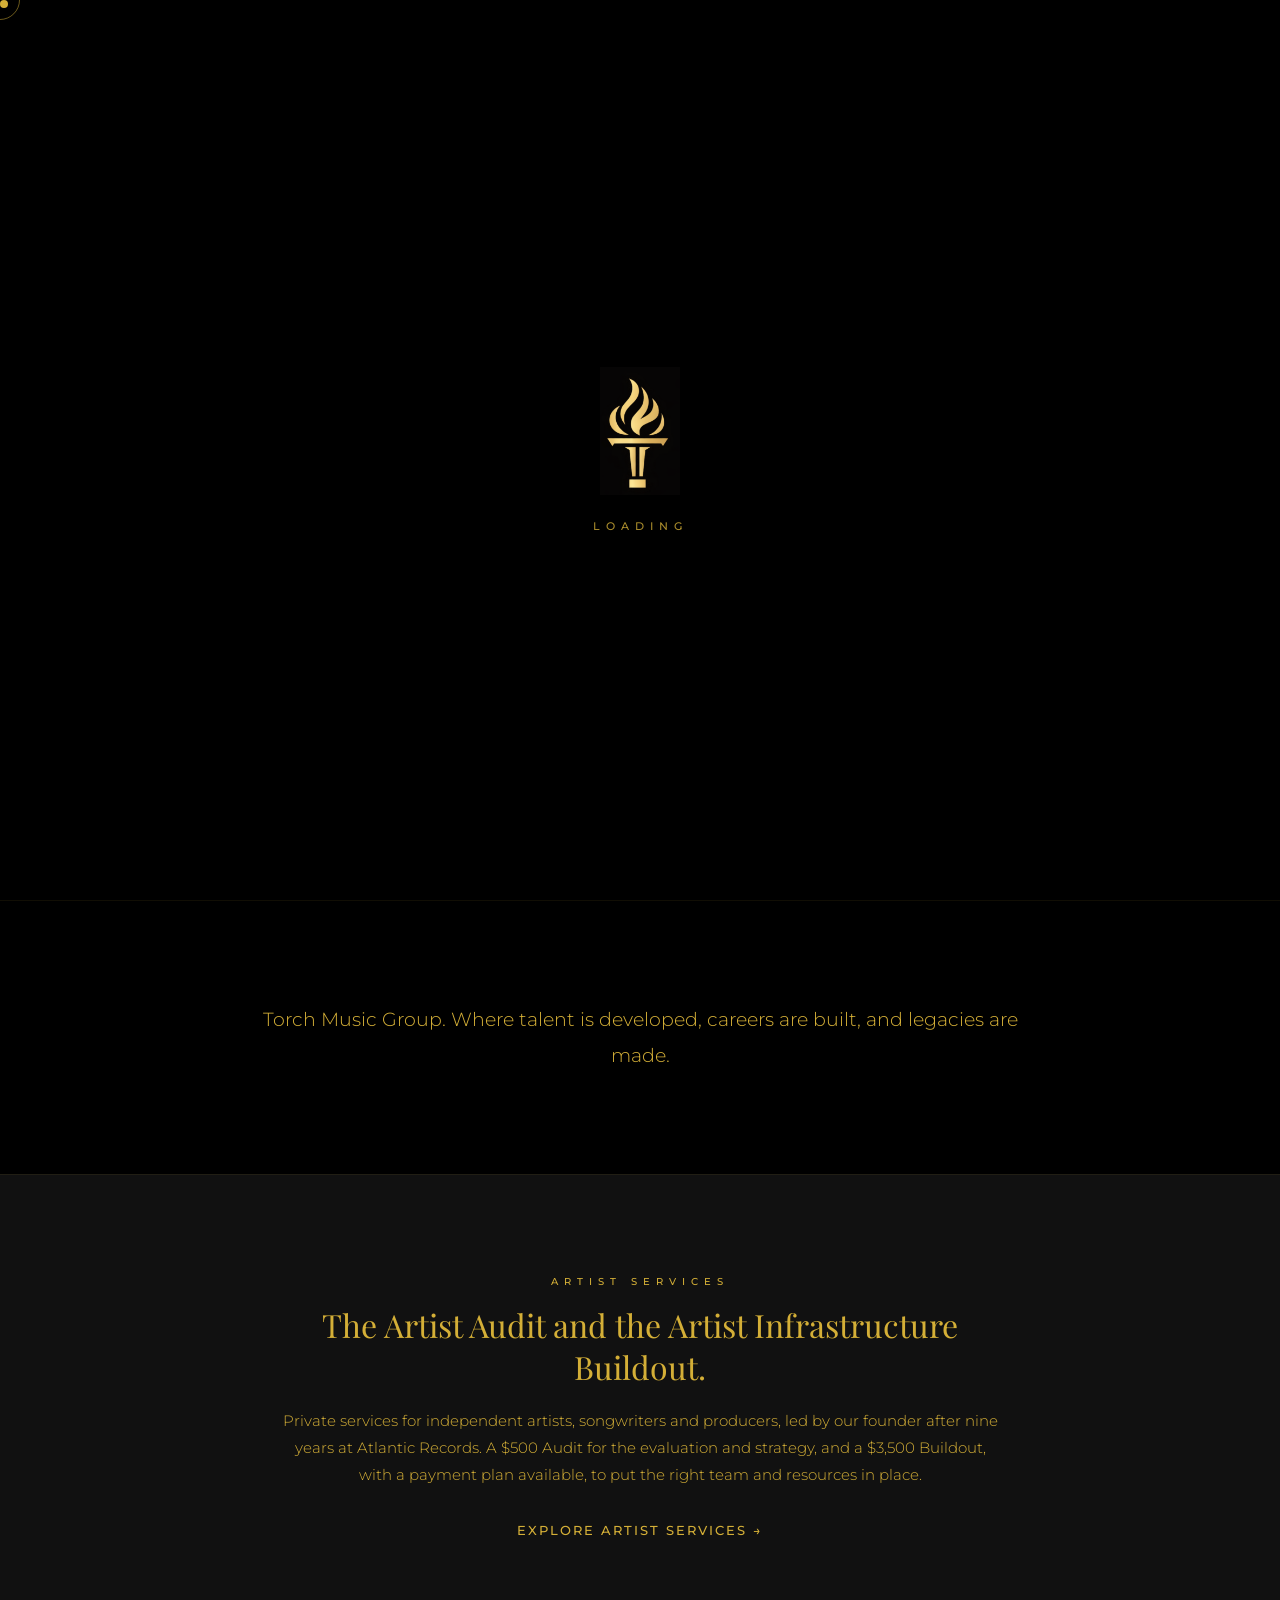
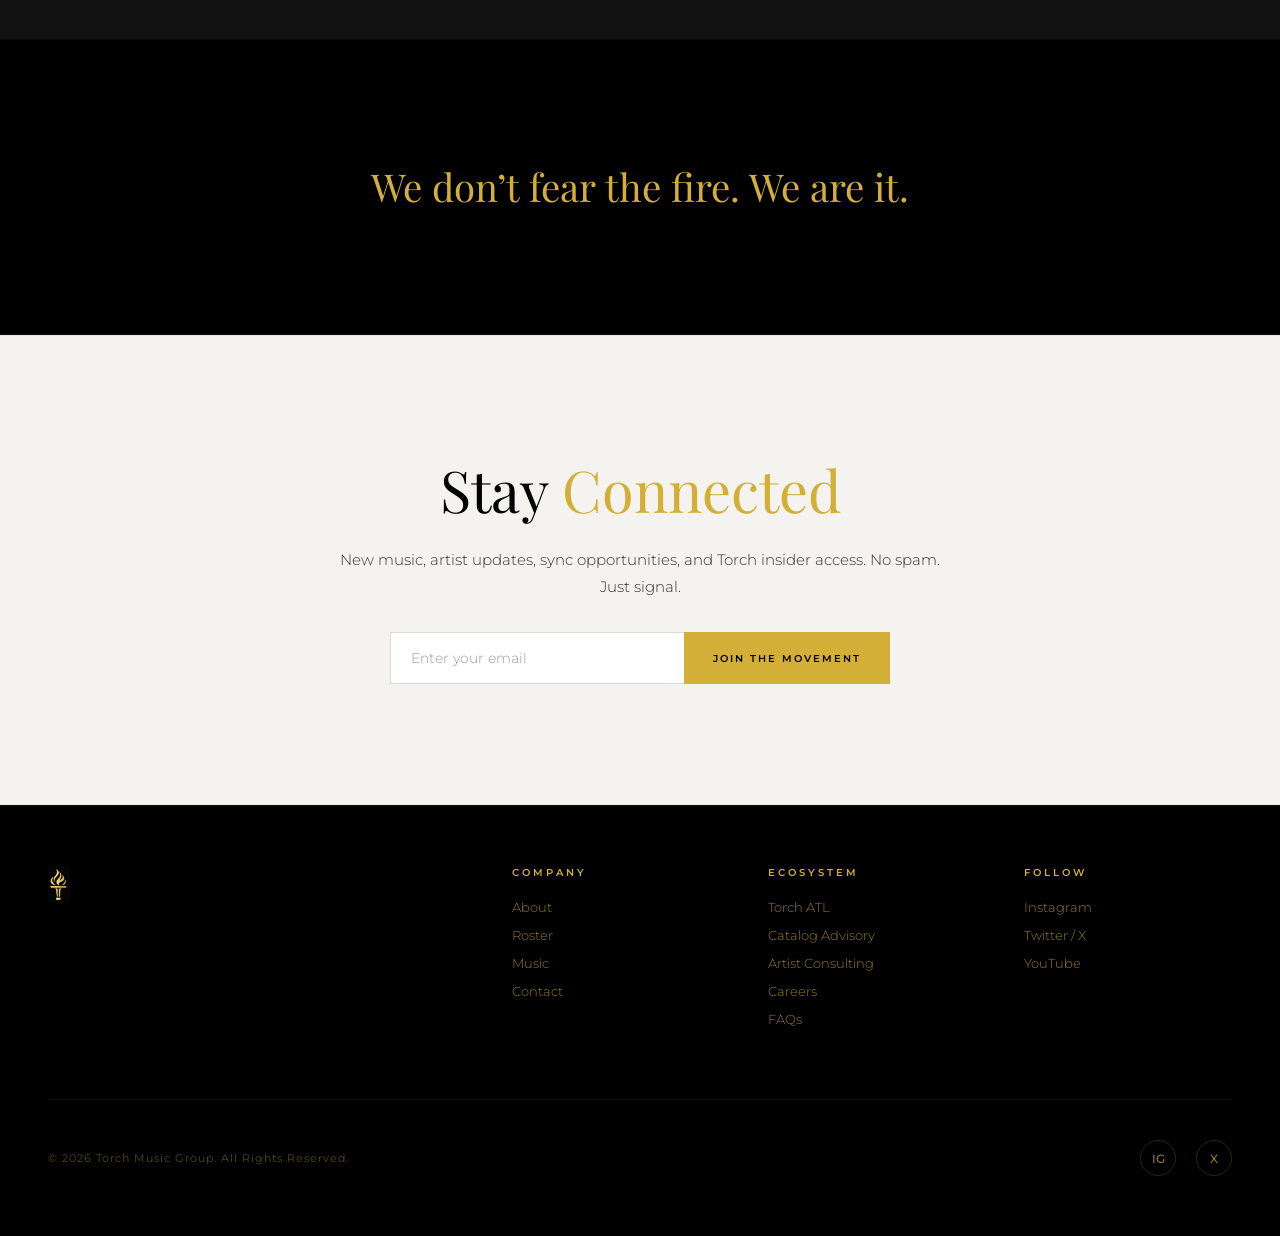
<file: index.html>
<!DOCTYPE html>
<html lang="en">
<head>
    <meta charset="UTF-8">
    <meta name="viewport" content="width=device-width, initial-scale=1.0">
    <title>Torch Music Group — Where Talent Is Developed, Careers Are Built, and Legacies Are Made.</title>
    <meta name="description" content="Torch Music Group. Where talent is developed, careers are built, and legacies are made. Artist development, management, and publishing.">
    <meta property="og:title" content="Torch Music Group — Where Talent Is Developed, Careers Are Built, and Legacies Are Made.">
    <meta property="og:description" content="Where talent is developed, careers are built, and legacies are made.">
    <meta property="og:image" content="images/tmg-gold-icon.png">
    <meta property="og:type" content="website">
    <link rel="icon" type="image/svg+xml" href="data:image/svg+xml,<svg xmlns='http://www.w3.org/2000/svg' viewBox='0 0 100 100'><rect fill='%230A0A0A' width='100' height='100' rx='12'/><text x='50' y='68' font-size='50' text-anchor='middle' fill='%23D4AF37' font-family='Georgia'>T</text></svg>">
    <link rel="preconnect" href="https://fonts.googleapis.com">
    <link rel="preconnect" href="https://fonts.gstatic.com" crossorigin>
    <link href="https://fonts.googleapis.com/css2?family=Playfair+Display:ital,wght@0,400;0,500;0,600;0,700;0,800;0,900;1,400;1,500;1,600&family=Cormorant+Garamond:ital,wght@0,300;0,400;0,500;0,600;0,700;1,300;1,400&family=Montserrat:wght@200;300;400;500;600;700&display=swap" rel="stylesheet">
    <link rel="stylesheet" href="styles.css">
</head>
<body>

<div class="loader" id="loader">
    <img src="images/tmg-gold-icon.png" alt="Loading" class="loader-icon">
    <span class="loader-text">Loading</span>
</div>

<div class="cursor-dot" id="cursorDot"></div>
<div class="cursor-ring" id="cursorRing"></div>

<nav id="navbar">
    <a href="index.html">
        <img src="images/tmg-torch-mark.png" alt="Torch Music Group" class="nav-logo" id="navLogo">
    </a>
    <ul class="nav-links">
        <li><a href="about.html">About</a></li>
        <li><a href="roster.html">Roster</a></li>
        <li><a href="music.html">Music</a></li>
        <li><a href="catalog-advisory.html">Catalog Advisory</a></li>
        <li><a href="artist-services.html">Consulting</a></li>
        <li><a href="https://torchatl.com" target="_blank" rel="noopener">Torch ATL</a></li>
        <li><a href="careers.html">Careers</a></li>
        <li><a href="faqs.html">FAQs</a></li>
        <li><a href="contact.html">Contact</a></li>
    </ul>
    <div class="nav-socials">
        <a href="https://www.instagram.com/thetorchgroup/" target="_blank" rel="noopener" aria-label="Instagram">
            <svg width="16" height="16" viewBox="0 0 24 24" fill="none" stroke="currentColor" stroke-width="1.5"><rect x="2" y="2" width="20" height="20" rx="5"/><circle cx="12" cy="12" r="5"/><circle cx="17.5" cy="6.5" r="1.5" fill="currentColor" stroke="none"/></svg>
        </a>
        <a href="https://x.com/torchmusicgroup" target="_blank" rel="noopener" aria-label="X">
            <svg width="16" height="16" viewBox="0 0 24 24" fill="none" stroke="currentColor" stroke-width="1.5"><path d="M4 4l6.5 8L4 20h2l5.5-6.8L16 20h4l-6.8-8.4L20 4h-2l-5.2 6.4L8 4H4z"/></svg>
        </a>
    </div>
    <button class="nav-menu-btn" id="menuBtn" aria-label="Menu">
        <span></span><span></span><span></span>
    </button>
</nav>

<div class="mobile-menu" id="mobileMenu">
    <a href="about.html" onclick="closeMobile()">About</a>
    <a href="roster.html" onclick="closeMobile()">Roster</a>
    <a href="music.html" onclick="closeMobile()">Music</a>
    <a href="catalog-advisory.html" onclick="closeMobile()">Catalog Advisory</a>
    <a href="artist-services.html" onclick="closeMobile()">Consulting</a>
    <a href="https://torchatl.com" target="_blank" rel="noopener">Torch ATL</a>
    <a href="careers.html" onclick="closeMobile()">Careers</a>
    <a href="faqs.html" onclick="closeMobile()">FAQs</a>
    <a href="contact.html" onclick="closeMobile()">Contact</a>
</div>

<section class="hero">
    <video class="hero-video" id="heroVideo" autoplay muted loop playsinline webkit-playsinline preload="auto" poster="images/hero-good-mood-poster.jpg" disablepictureinpicture>
        <source src="videos/hero-good-mood.mp4" type="video/mp4">
    </video>
    <div class="hero-video-overlay"></div>
    <div class="hero-bg"></div>
    <div class="hero-grain"></div>
    <div class="hero-particles" id="particles"></div>
    <div class="hero-content">
        <img src="images/tmg-logo.png" alt="Torch Music Group" class="hero-logo-main">
        <div class="hero-ctas">
            <a href="roster.html" class="hero-btn-primary">Explore the Roster</a>
            <a href="about.html" class="hero-btn-secondary">About TMG</a>
        </div>
    </div>
</section>

<section class="section intro-block">
    <div class="section-inner intro-inner">
        <p class="intro-text reveal">Torch Music Group. Where talent is developed, careers are built, and legacies are made.</p>
    </div>
</section>

<section class="advisory-band consult-band">
    <div class="advisory-band-inner">
        <div class="section-label reveal">Artist Services</div>
        <h2 class="teaser-headline reveal reveal-delay-1">The Artist Audit and the Artist Infrastructure Buildout.</h2>
        <p class="teaser-text reveal reveal-delay-2">Private services for independent artists, songwriters and producers, led by our founder after nine years at Atlantic Records. A $500 Audit for the evaluation and strategy, and a $3,500 Buildout, with a payment plan available, to put the right team and resources in place.</p>
        <a href="artist-services.html" class="arrow-link reveal reveal-delay-3">Explore Artist Services &rarr;</a>
    </div>
</section>

<section class="closing-strip">
    <p class="closing-text reveal">We don&rsquo;t fear the fire. We are it.</p>
</section>

<section class="section subscribe-section" id="subscribe">
    <div class="subscribe-inner">
        <h2 class="section-title reveal">Stay <span class="gold">Connected</span></h2>
        <p class="section-text reveal reveal-delay-1" style="text-align:center; margin: 0 auto 32px;">New music, artist updates, sync opportunities, and Torch insider access. No spam. Just signal.</p>
        <form class="subscribe-form reveal reveal-delay-2" onsubmit="return handleSubscribe(event)">
            <input type="email" name="email" placeholder="Enter your email" required>
            <input type="hidden" name="_subject" value="New TMG newsletter signup">
            <button type="submit">Join the Movement</button>
        </form>
    </div>
</section>

<footer>
    <div class="footer-inner">
        <div class="footer-brand">
            <img src="images/tmg-gold-icon.png" alt="Torch Music Group" class="footer-logo">
        </div>
        <div class="footer-col">
            <div class="footer-col-title">Company</div>
            <a href="about.html">About</a>
            <a href="roster.html">Roster</a>
            <a href="music.html">Music</a>
            <a href="contact.html">Contact</a>
        </div>
        <div class="footer-col">
            <div class="footer-col-title">Ecosystem</div>
            <a href="https://torchatl.com" target="_blank" rel="noopener">Torch ATL</a>
            <a href="catalog-advisory.html">Catalog Advisory</a>
            <a href="artist-services.html">Artist Consulting</a>
            <a href="careers.html">Careers</a>
            <a href="faqs.html">FAQs</a>
        </div>
        <div class="footer-col">
            <div class="footer-col-title">Follow</div>
            <a href="https://www.instagram.com/thetorchgroup/" target="_blank" rel="noopener">Instagram</a>
            <a href="https://x.com/torchmusicgroup" target="_blank" rel="noopener">Twitter / X</a>
            <a href="https://www.youtube.com/@TheTorchGroup" target="_blank" rel="noopener">YouTube</a>
        </div>
    </div>
    <div class="footer-bottom">
        <div class="footer-copy">&copy; 2026 Torch Music Group. All Rights Reserved.</div>
        <div class="footer-socials">
            <a href="https://www.instagram.com/thetorchgroup/" target="_blank" rel="noopener" aria-label="Instagram">IG</a>
            <a href="https://x.com/torchmusicgroup" target="_blank" rel="noopener" aria-label="Twitter">X</a>
        </div>
    </div>
</footer>

<script src="script.js"></script>
</body>
</html>
</file>
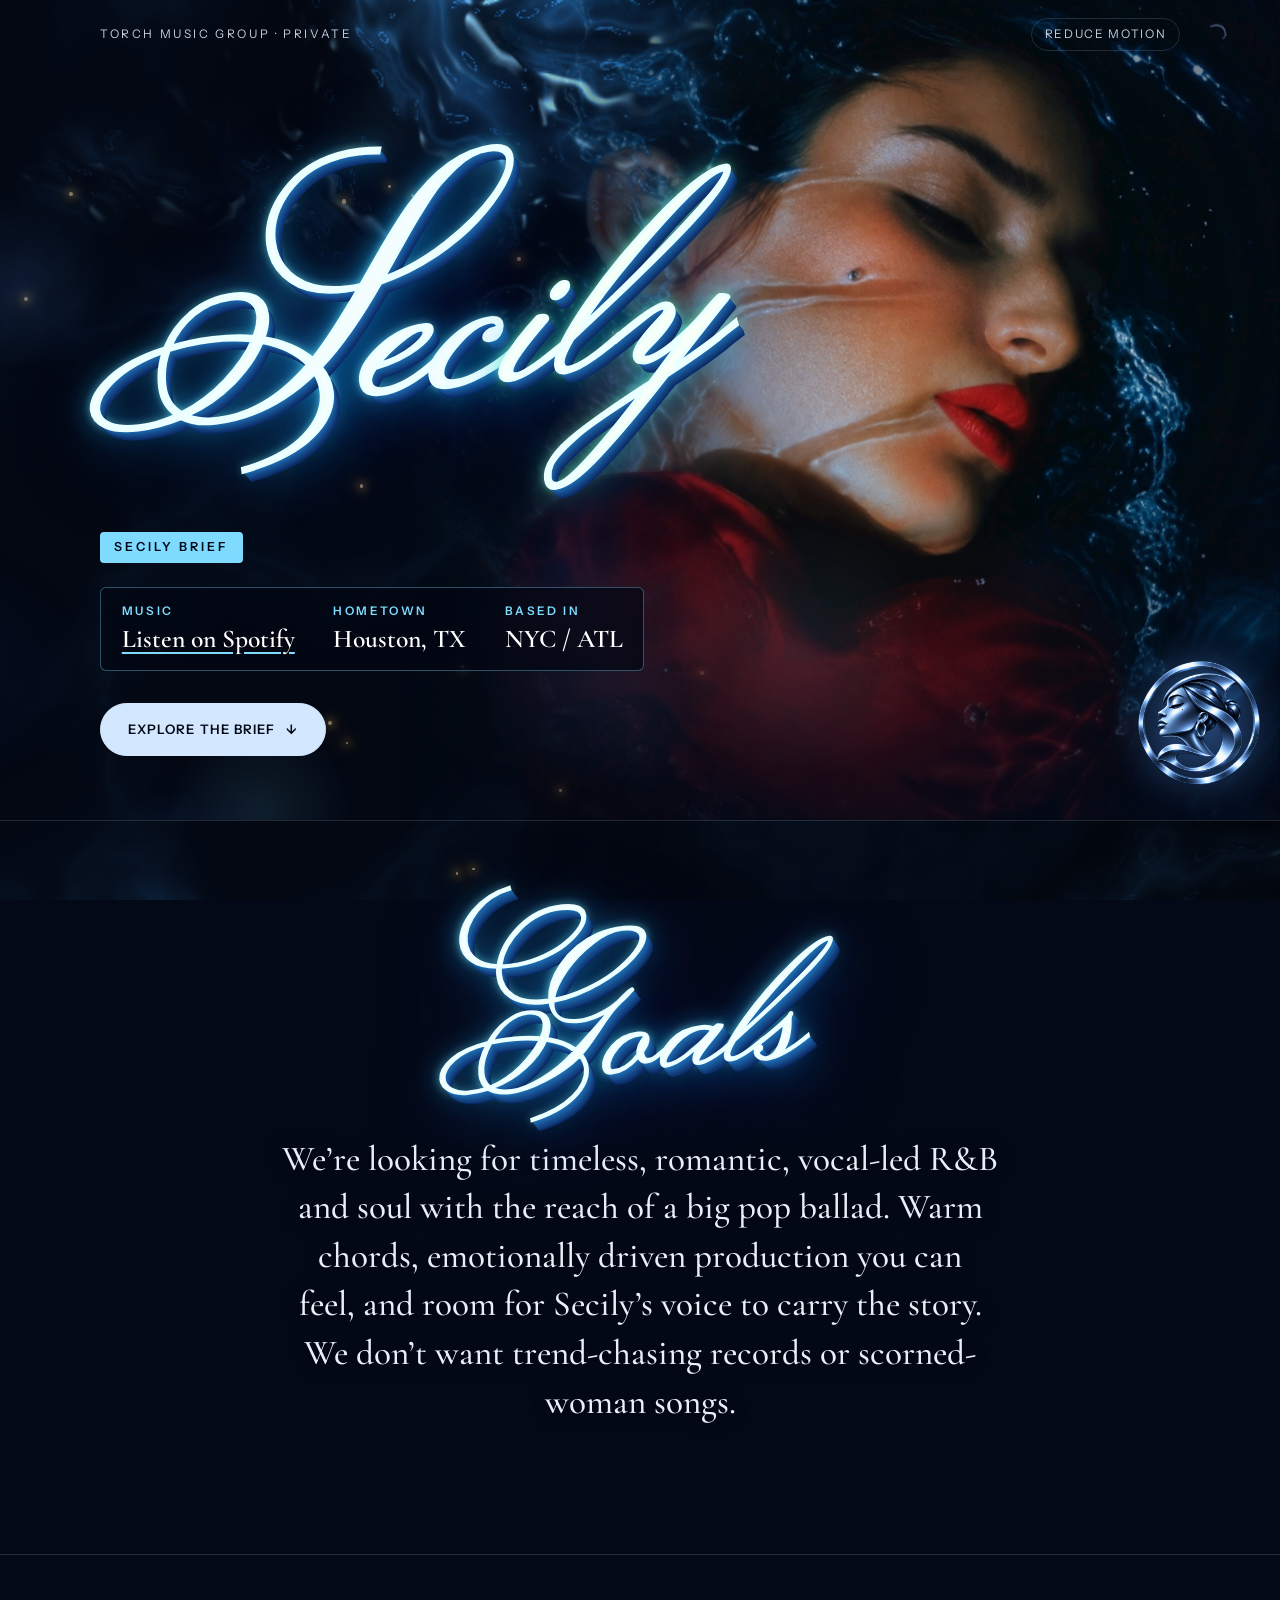
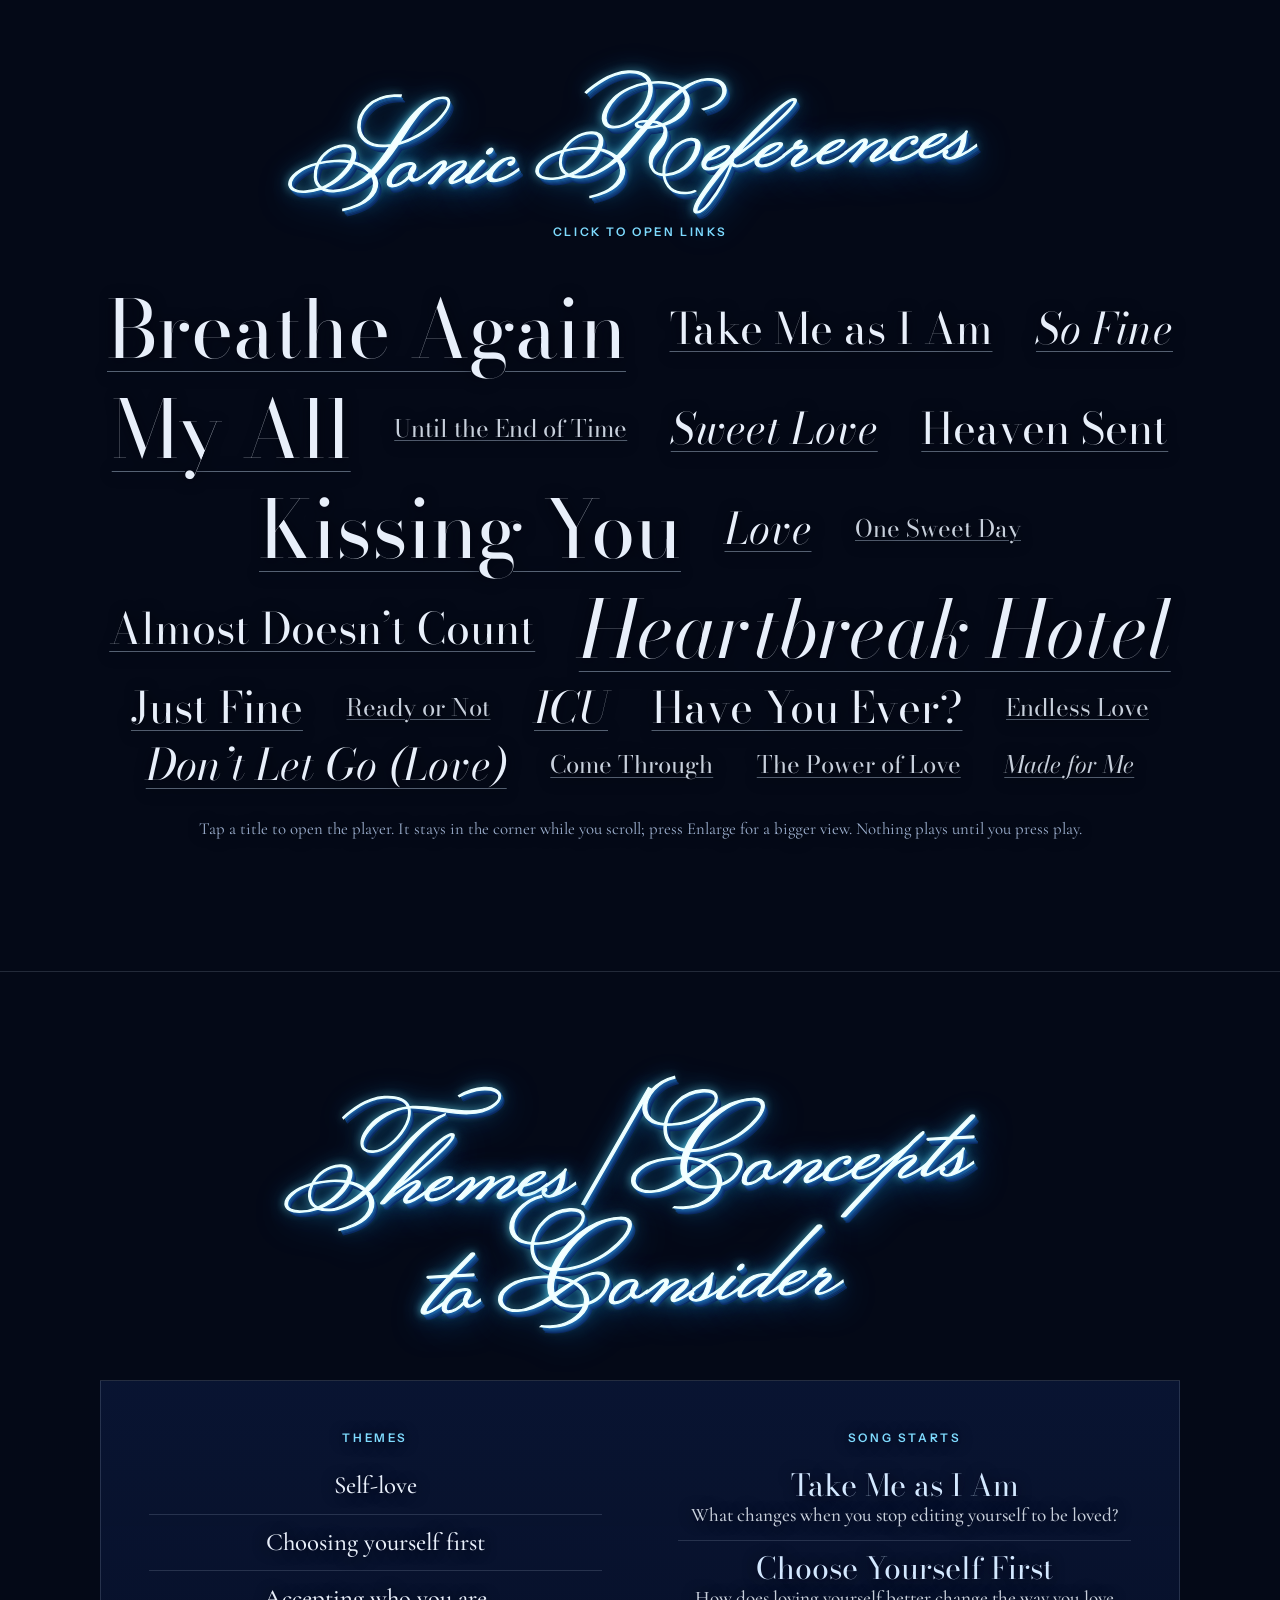
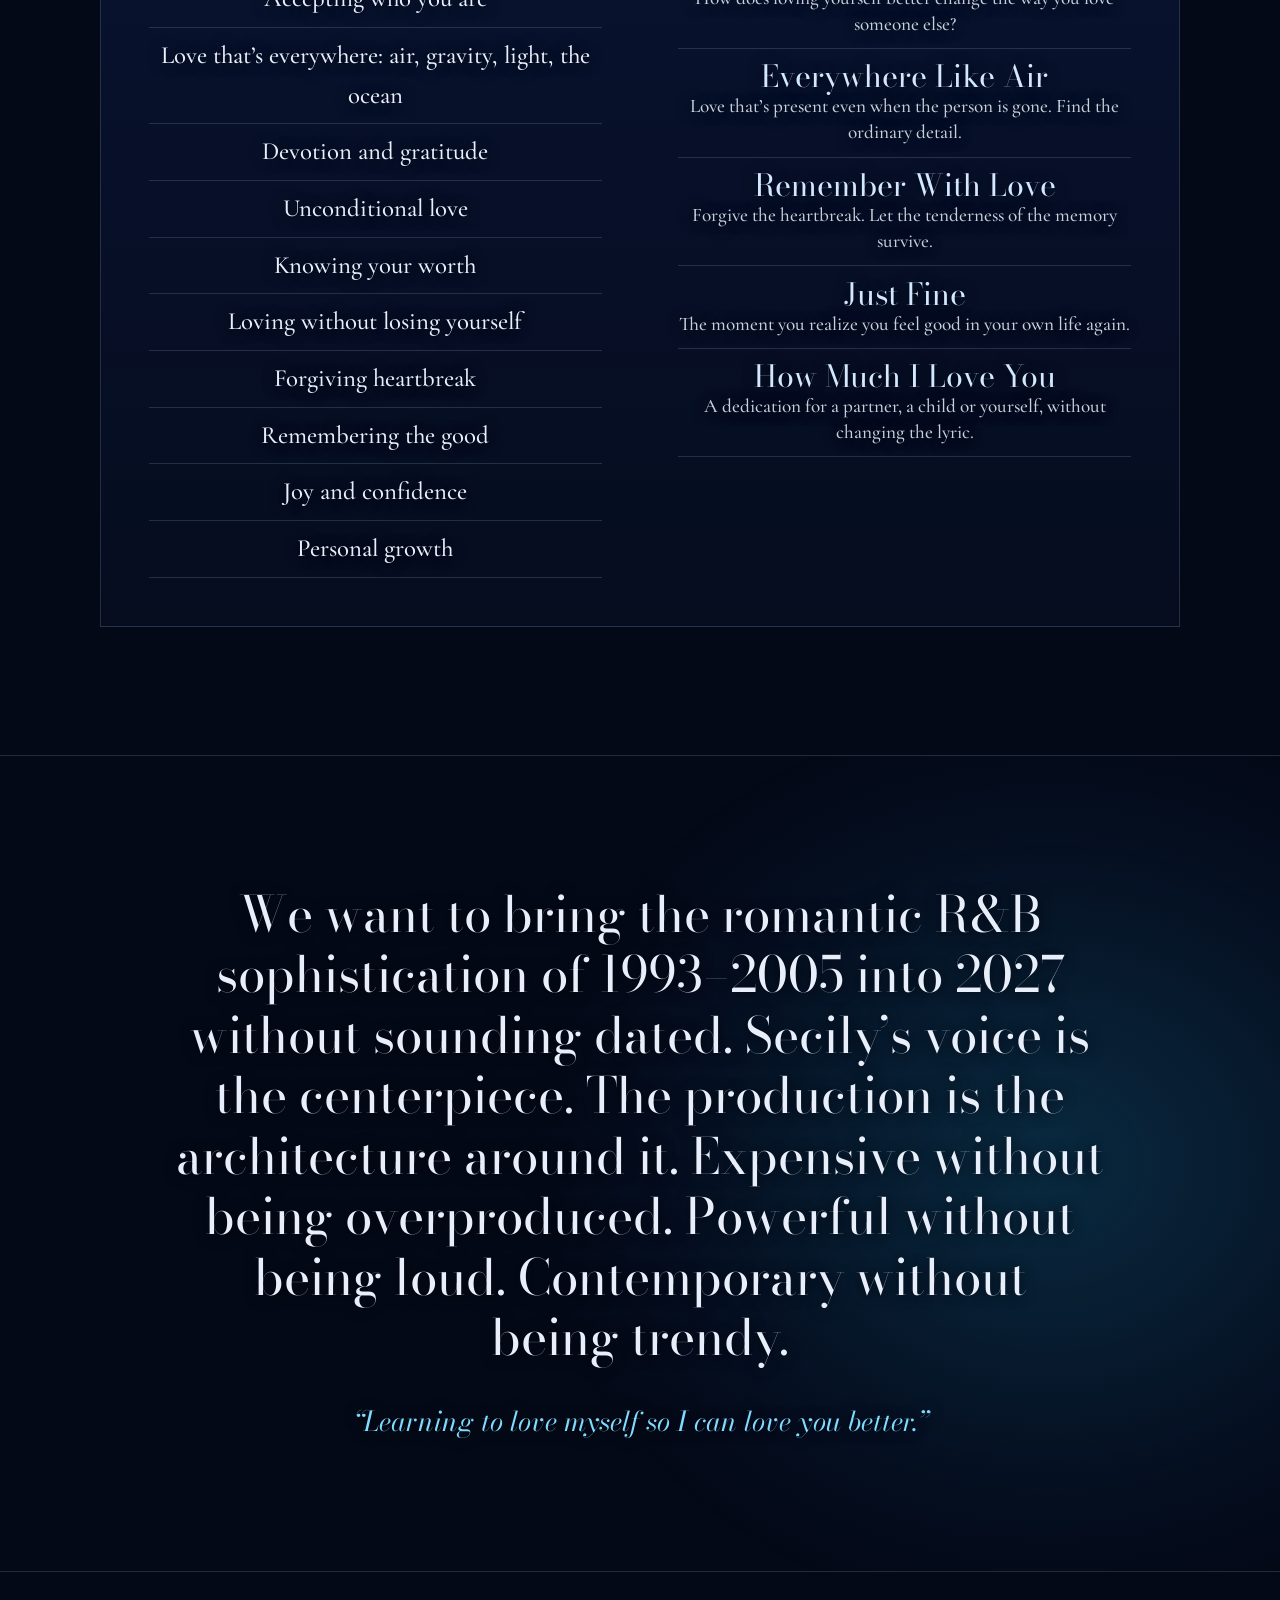
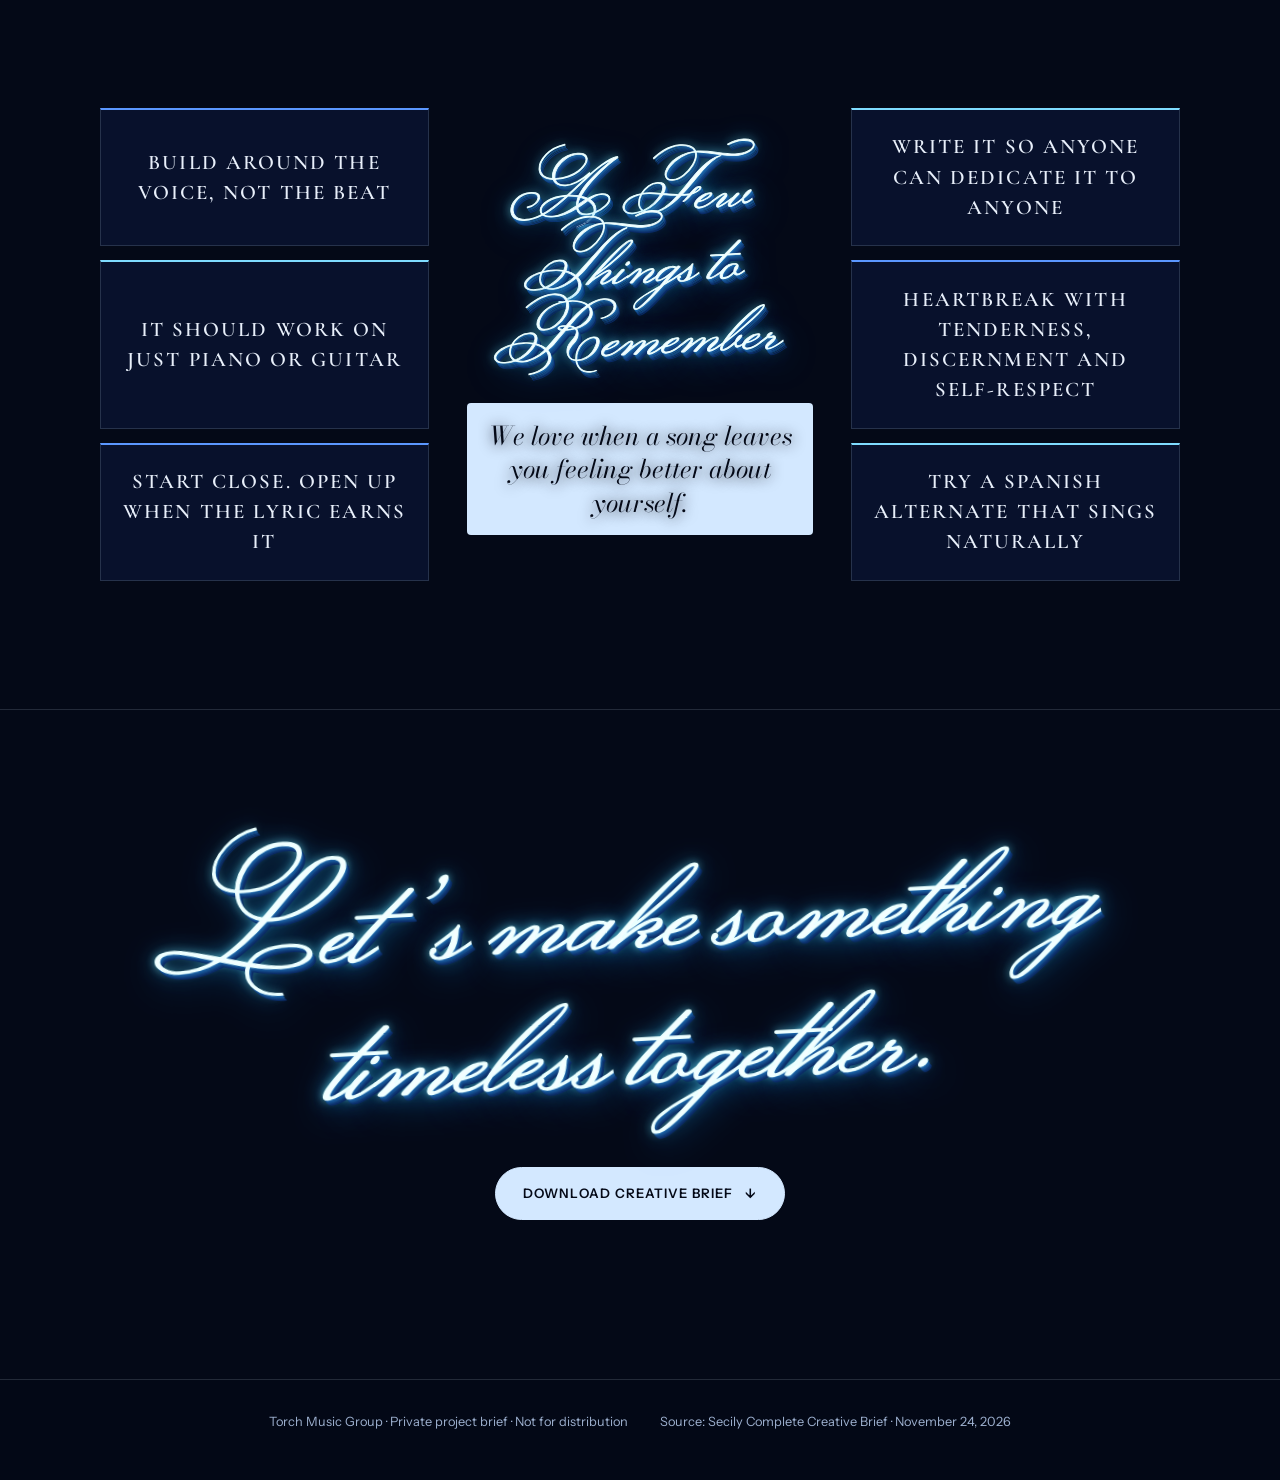
<file: secily-brief/index.html>
<!doctype html><html lang="en"><head><meta charset="utf-8"><meta name="viewport" content="width=device-width,initial-scale=1,viewport-fit=cover"><meta name="robots" content="noindex,nofollow"><style>body{margin:0}img{max-width:100%}[hidden]{display:none!important}</style></head><body>
<title>Secily Brief</title>
<meta name="claude:viewport-fit-sides" content="cover">
<link rel="stylesheet" href="https://fonts.googleapis.com/css2?family=Monsieur+La+Doulaise&family=Cormorant+Garamond:ital,wght@0,500;0,600;1,500&family=Bodoni+Moda:ital,opsz,wght@0,6..96,400..600;1,6..96,400..600&family=Instrument+Sans:wght@400..600&display=swap">
<style>
/* Layout: a project brief in seven beats, one idea per screen, on a dark stage lit from beneath. */
:root{
  color-scheme:dark;
  --abyss:#040917; --midnight:#08122b; --deep:#0e1d48; --cobalt:#2a55dc; --electric:#5b97ff;
  --glow:#7fdcff; --ice:#d3e8ff; --silver:#c7cfdb; --text:#e8effa; --muted:#9db0cf;
  --line:rgba(211,232,255,.15); --veil:rgba(4,9,23,.84);
  --serif:"Bodoni Moda","Bodoni 72","Didot","Playfair Display",Georgia,serif;
  --sans:"Instrument Sans","Helvetica Neue",Helvetica,Arial,sans-serif;
  --wrap:1120px;
}
*{box-sizing:border-box}
html{scroll-behavior:smooth}
html.still{scroll-behavior:auto}
body{background:var(--abyss);color:var(--text);font-family:var(--sans);font-size:1rem;line-height:1.6;-webkit-font-smoothing:antialiased}
a{color:var(--ice)}
:focus-visible{outline:2px solid var(--glow);outline-offset:4px;border-radius:2px}
button{font:inherit;color:inherit;background:none;border:0;cursor:pointer}
h1,h2,h3,p,ul,ol,figure{margin:0}
ul,ol{padding:0;list-style:none}
.wrap{max-width:var(--wrap);margin-inline:auto;padding-left:max(20px,env(safe-area-inset-left,0px));padding-right:max(20px,env(safe-area-inset-right,0px))}
.skip{position:absolute;left:-999px}
.skip:focus{left:16px;top:calc(env(safe-area-inset-top,0px) + 12px);z-index:20;background:var(--deep);padding:.5rem .9rem}
.vh{position:absolute;width:1px;height:1px;overflow:hidden;clip-path:inset(50%);white-space:nowrap}

.top{position:absolute;inset:0 0 auto;z-index:5}
.top .wrap{display:flex;gap:1rem 1.5rem;align-items:center;justify-content:space-between;flex-wrap:wrap;padding-block:1.1rem}
.brand{font-size:.74rem;letter-spacing:.22em;text-transform:uppercase;color:var(--silver)}
.motion{font-size:.74rem;letter-spacing:.14em;text-transform:uppercase;color:var(--silver);border:1px solid var(--line);padding:.4rem .8rem;border-radius:99px}
.motion:hover{border-color:var(--glow);color:#fff}

/* cover */
.hero{position:relative;overflow:hidden;isolation:isolate}
.hero canvas{position:absolute;inset:0;width:100%;height:100%;z-index:1;mix-blend-mode:screen;pointer-events:none}
.portrait{position:absolute;inset:0 0 0 auto;width:min(56%,680px);z-index:0;--lx:52%;--ly:36%;transform:scale(1.3);transform-origin:100% 42%;
  -webkit-mask-image:linear-gradient(90deg,transparent 0,rgba(0,0,0,.35) 20%,rgba(0,0,0,.85) 40%,#000 54%);mask-image:linear-gradient(90deg,transparent 0,rgba(0,0,0,.35) 20%,rgba(0,0,0,.85) 40%,#000 54%)}
.portrait img{width:100%;height:100%;object-fit:cover;object-position:64% 30%;display:block;max-width:none}
.portrait .ripple{position:absolute;inset:0;filter:url(#ripple);will-change:filter;
  -webkit-mask-image:radial-gradient(ellipse 27% 27% at 56% 39%,transparent 55%,#000 100%);mask-image:radial-gradient(ellipse 27% 27% at 56% 39%,transparent 55%,#000 100%)}
html.still .portrait .ripple{display:none}
.portrait::after{content:"";position:absolute;inset:0;background:
  linear-gradient(0deg,var(--abyss) 2%,rgba(4,9,23,0) 34%),
  radial-gradient(circle at var(--lx) var(--ly),rgba(4,9,23,0) 0%,rgba(4,9,23,.1) 22%,var(--veil) 68%)}
.hero-in{position:relative;z-index:2;min-height:min(100svh,820px);display:flex;flex-direction:column;justify-content:flex-end;gap:1.2rem;padding-block:7.5rem 4rem}
.hero .name{font-family:"Monsieur La Doulaise","Snell Roundhand","Apple Chancery",cursive;font-weight:400;font-size:clamp(6.5rem,25vw,19rem);line-height:.9;
  padding:.12em .3em .16em .08em;margin:0 0 -.06em -.06em;transform:rotate(-7deg);transform-origin:left bottom;white-space:nowrap;
  color:#f4feff;-webkit-text-stroke:.012em #eaffff;
  text-shadow:0.6px 1px 0 rgb(32,113,182),1.2px 2px 0 rgb(30,106,174),1.8px 3px 0 rgb(28,99,166),2.4px 4px 0 rgb(26,92,158),3.0px 5px 0 rgb(24,85,150),3.6px 6px 0 rgb(22,78,142),4.2px 7px 0 rgb(20,71,134),4.8px 8px 0 rgb(18,64,126),5.4px 9px 0 rgb(16,57,118),6.0px 10px 0 rgb(14,50,110),6.6px 11px 0 rgb(12,43,102),0 0 10px rgba(120,240,255,.95),0 0 26px rgba(40,190,255,.85),6px 14px 46px rgba(0,150,255,.75),10px 22px 90px rgba(0,110,255,.55)}
.hero .name .ily{color:#f6fff8;text-shadow:0.6px 1px 0 rgb(32,113,182),1.2px 2px 0 rgb(30,106,174),1.8px 3px 0 rgb(28,99,166),2.4px 4px 0 rgb(26,92,158),3.0px 5px 0 rgb(24,85,150),3.6px 6px 0 rgb(22,78,142),4.2px 7px 0 rgb(20,71,134),4.8px 8px 0 rgb(18,64,126),5.4px 9px 0 rgb(16,57,118),6.0px 10px 0 rgb(14,50,110),6.6px 11px 0 rgb(12,43,102),0 0 10px rgba(140,255,200,.95),0 0 26px rgba(60,235,190,.8),6px 14px 46px rgba(0,170,255,.75),10px 22px 90px rgba(0,110,255,.55)}
.hero .sub{font-family:var(--serif);font-style:italic;font-size:clamp(1.5rem,4.2vw,3rem);line-height:1.1;color:var(--ice)}
.pill{align-self:flex-start;font-size:.78rem;letter-spacing:.24em;text-transform:uppercase;font-weight:600;color:var(--abyss);background:var(--glow);padding:.35rem .9rem;border-radius:4px}
.cta{display:inline-flex;align-items:center;gap:.7rem;align-self:flex-start;margin-top:.6rem;padding:.95rem 1.7rem;border:1px solid var(--ice);border-radius:99px;
  text-decoration:none;color:var(--abyss);background:var(--ice);font-weight:600;letter-spacing:.08em;text-transform:uppercase;font-size:.82rem;transition:box-shadow .5s,background .3s}
.cta:hover,.cta:focus-visible{background:#fff;box-shadow:0 0 34px 2px rgba(127,220,255,.45)}
.emblem{position:absolute;right:max(20px,env(safe-area-inset-right,0px));bottom:2.2rem;z-index:3;display:flex;flex-direction:column;align-items:center;gap:.2rem}
.emblem svg{width:74px;height:92px;overflow:visible}
.ph-tag{font-size:.62rem;letter-spacing:.16em;text-transform:uppercase;color:var(--muted);border:1px dashed var(--line);padding:.18rem .5rem;border-radius:3px}
.s-trace{fill:none;stroke:var(--glow);stroke-width:.9;stroke-dasharray:60 340;animation:trace 9s linear infinite;filter:drop-shadow(0 0 4px var(--glow))}
@keyframes trace{to{stroke-dashoffset:-400}}

/* lagoon at night: warm firefly lights over deep blue water */
.fireflies{position:fixed;inset:0;pointer-events:none;z-index:0;overflow:hidden}
.fireflies i{position:absolute;width:var(--s);height:var(--s);border-radius:50%;background:#ffe2a8;box-shadow:0 0 8px 2px rgba(255,190,90,.7),0 0 22px 6px rgba(255,170,60,.22);opacity:.5;animation:fly var(--d) ease-in-out var(--k) infinite alternate}
@keyframes fly{0%{opacity:.12;transform:translate(0,0)}50%{opacity:.85}100%{opacity:.3;transform:translate(14px,-22px)}}
html.still .fireflies i{animation:none}
.statement .wrap{position:relative}


/* the whole cover is open water, drawn live: dark swells with wisps of light that fold and drift like the sea */
.water{position:fixed;inset:0;z-index:0;pointer-events:none;overflow:hidden}
.water canvas{position:absolute;inset:0;width:100%;height:100%;display:block}
/* the red rose in the picture sways on its own, stronger than the water around it */
.portrait .rose{position:absolute;inset:0;filter:url(#sway);will-change:filter,transform;animation:rose 7s ease-in-out infinite alternate;transform-origin:42% 74%;
  -webkit-mask-image:radial-gradient(ellipse 36% 27% at 42% 74%,#000 45%,transparent 100%);mask-image:radial-gradient(ellipse 36% 27% at 42% 74%,#000 45%,transparent 100%)}
@keyframes rose{from{transform:translate(-5px,3px) rotate(-1.6deg) scale(1)}to{transform:translate(6px,-5px) rotate(1.8deg) scale(1.035)}}
html.still .portrait .rose{display:none}

/* beats */
section{padding-block:clamp(4rem,10vw,8rem);position:relative;border-top:1px solid var(--line)}
main p,main li,main h3{text-shadow:0 1px 14px rgba(2,5,14,.9)}
footer{position:relative;background:rgba(4,9,23,.6)}
h2{font-family:"Monsieur La Doulaise","Snell Roundhand","Apple Chancery",cursive;font-weight:400;font-size:clamp(3.6rem,9.5vw,7rem);line-height:1;letter-spacing:0;text-wrap:balance;
  padding:.12em .2em .14em .06em;margin:-.1em 0 0 -.06em;transform:rotate(-3deg);transform-origin:left bottom;color:#f4feff;-webkit-text-stroke:.012em #eaffff;
  text-shadow:0.6px 1.0px 0 rgb(30,107,175),1.2px 2.0px 0 rgb(26,94,160),1.8px 3.0px 0 rgb(22,81,145),2.4px 4.0px 0 rgb(18,68,130),3.0px 5.0px 0 rgb(14,55,115),3.6px 6.0px 0 rgb(10,42,100),0 0 8px rgba(120,240,255,.95),0 0 20px rgba(40,190,255,.85),4px 9px 34px rgba(0,150,255,.7)}
.hint{font-size:.74rem;letter-spacing:.22em;text-transform:uppercase;color:var(--glow);font-weight:600}
.fine{color:var(--muted);font-size:.85rem;margin-top:1.6rem}

.goals .wrap{display:grid;grid-template-columns:1fr;gap:clamp(2rem,6vw,5rem);align-items:center}
.goals p{font-size:clamp(1.25rem,2.5vw,1.8rem);line-height:1.45;margin-top:1.6rem;max-width:44rem;text-wrap:pretty}
.goals figure{position:relative;margin-block:-3rem;margin-right:-2rem}
.goals figure img{width:100%;height:auto;display:block}
.goals h2{font-family:"Monsieur La Doulaise","Snell Roundhand","Apple Chancery",cursive;font-weight:400;text-transform:none;letter-spacing:0;font-size:clamp(5.5rem,15vw,11.5rem);line-height:.95;
  padding:.1em .3em .12em .1em;margin:-.2em 0 -.1em -.1em;transform:rotate(-6deg);transform-origin:left bottom;white-space:nowrap;color:#f4feff;-webkit-text-stroke:.012em #eaffff;text-shadow:0.6px 1px 0 rgb(32,113,182),1.2px 2px 0 rgb(30,106,174),1.8px 3px 0 rgb(28,99,166),2.4px 4px 0 rgb(26,92,158),3.0px 5px 0 rgb(24,85,150),3.6px 6px 0 rgb(22,78,142),4.2px 7px 0 rgb(20,71,134),4.8px 8px 0 rgb(18,64,126),5.4px 9px 0 rgb(16,57,118),6.0px 10px 0 rgb(14,50,110),6.6px 11px 0 rgb(12,43,102),0 0 10px rgba(120,240,255,.95),0 0 26px rgba(40,190,255,.85),6px 14px 46px rgba(0,150,255,.75),10px 22px 90px rgba(0,110,255,.55)}
.goals h2 img.moon-o{height:.5em;width:.5em;display:inline-block;vertical-align:-.02em;margin:0 .04em 0 .03em;filter:drop-shadow(0 0 18px rgba(70,150,255,.65)) drop-shadow(0 0 46px rgba(42,85,220,.5))}

.cloud-head{display:flex;justify-content:space-between;align-items:baseline;gap:1rem 2rem;flex-wrap:wrap}
.cloud{display:flex;flex-wrap:wrap;justify-content:center;align-items:center;gap:.5rem clamp(1.2rem,3.4vw,2.8rem);margin-top:2.6rem}
.cloud a{font-family:var(--serif);line-height:1.15;color:var(--text);text-decoration:underline;text-decoration-thickness:1px;text-underline-offset:.16em;text-decoration-color:rgba(211,232,255,.4);
  padding:.15em 0;transition:color .4s,text-shadow .9s,text-decoration-color .4s}
.cloud a:hover,.cloud a:focus-visible,.cloud a.lit{color:#fff;text-decoration-color:var(--glow);text-shadow:0 0 26px rgba(127,220,255,.75),0 0 60px rgba(42,85,220,.8)}
.cloud .t1{font-size:clamp(2.3rem,7vw,5rem)}
.cloud .t2{font-size:clamp(1.5rem,3.9vw,2.7rem)}
.cloud .t3{font-size:clamp(1.05rem,2.2vw,1.5rem);color:var(--silver)}
.cloud li:nth-child(3n) a{font-style:italic}
.cloud small{font-family:var(--sans);font-size:.72rem;letter-spacing:.06em;color:var(--muted);margin-left:.35em;font-style:normal}

.themes .sheet{margin-top:2.4rem;border:1px solid var(--line);background:linear-gradient(180deg,rgba(14,29,72,.55),rgba(8,18,43,.4));padding:clamp(1.4rem,4vw,3rem);display:grid;grid-template-columns:1fr 1fr;gap:2rem clamp(2rem,6vw,5rem)}
.themes h3{font-size:.74rem;letter-spacing:.22em;text-transform:uppercase;color:var(--glow);font-weight:600;margin-bottom:.6rem}
.themes .tl li{font-size:clamp(1.05rem,1.9vw,1.3rem);padding:.5rem 0;border-bottom:1px solid var(--line)}
.themes .cl li{padding:.65rem 0;border-bottom:1px solid var(--line)}
.themes .cl b{display:block;font-family:var(--serif);font-weight:400;font-size:clamp(1.4rem,2.7vw,1.9rem);line-height:1.15;color:var(--ice)}
.themes .cl span{color:var(--silver);font-size:.95rem}

.statement{overflow:hidden;background:radial-gradient(55% 75% at 82% 50%,rgba(24,120,160,.3),rgba(14,60,110,.1) 55%,transparent 75%)}
.statement p.big{font-family:var(--serif);font-size:clamp(1.6rem,4.1vw,3.1rem);line-height:1.22;text-wrap:pretty;max-width:60rem}
.statement p.theme{font-family:var(--serif);font-style:italic;font-size:clamp(1.2rem,2.4vw,1.7rem);color:var(--glow);margin-top:2rem}

.remember .grid{display:grid;grid-template-columns:1fr 1.05fr 1fr;gap:14px clamp(1.2rem,3vw,2.4rem);align-items:stretch;margin-top:.5rem}
/*h2 in the middle column*/.remember .mid h2{font-size:clamp(3rem,5.6vw,4.6rem);transform-origin:center}
.remember .mid{grid-column:2;grid-row:1 / span 3;display:flex;flex-direction:column;justify-content:center;gap:1.4rem;text-align:center}
.remember .mid p{font-family:var(--serif);font-style:italic;font-size:clamp(1.2rem,2.2vw,1.6rem);line-height:1.3;color:var(--abyss);background:var(--ice);padding:1rem 1.2rem;border-radius:4px}
.card{border:1px solid var(--line);border-top:2px solid var(--glow);background:rgba(14,29,72,.45);padding:1.4rem 1.2rem;font-size:clamp(.95rem,1.5vw,1.12rem);letter-spacing:.12em;text-transform:uppercase;font-weight:500;line-height:1.45;display:flex;align-items:center;min-height:6.5rem}
.card:nth-of-type(even){border-top-color:var(--electric)}
.remember .l{grid-column:1}.remember .r{grid-column:3}
.card{grid-row:var(--r)}

.end{text-align:center}
.end h2{font-size:clamp(3.8rem,11vw,8.5rem);transform-origin:center;margin-inline:auto}
.end .cta{margin:2.2rem auto 0}
.dl-status{font-size:.85rem;color:var(--muted);min-height:1.3em;margin-top:.8rem}
footer{border-top:1px solid var(--line);padding-block:2rem 3rem;color:var(--muted);font-size:.8rem}
footer .wrap{display:flex;justify-content:space-between;gap:1rem 2rem;flex-wrap:wrap}

html.still .s-trace{animation:none;stroke-dasharray:none;opacity:.5}
html.still *{transition-duration:.01s !important}
@media (max-width:760px){
  .portrait{width:100%;inset:0;-webkit-mask-image:none;mask-image:none;transform:scale(1.22);transform-origin:60% 34%}
  .portrait .ripple{-webkit-mask-image:radial-gradient(ellipse 44% 25% at 56% 37%,transparent 55%,#000 100%);mask-image:radial-gradient(ellipse 44% 25% at 56% 37%,transparent 55%,#000 100%)}
  .portrait::after{background:linear-gradient(0deg,var(--abyss) 20%,rgba(4,9,23,.35) 62%,rgba(4,9,23,.55) 100%),radial-gradient(circle at var(--lx) var(--ly),rgba(4,9,23,0) 0%,var(--veil) 78%)}
  .emblem{bottom:auto;top:4.6rem}
  .emblem svg{width:48px;height:60px}
  .goals .wrap{grid-template-columns:1fr}
  .goals figure{max-width:400px;margin:-1rem 0 0}
  .themes .sheet{grid-template-columns:1fr}
  .remember .grid{grid-template-columns:1fr}
  .remember .mid,.remember .l,.remember .r{grid-column:1;grid-row:auto}
  .card{min-height:0;grid-row:auto}
}
/* section headings sit centred */
main h2,.goals h2{text-align:center;transform-origin:center;margin-left:0;margin-right:0}
.cloud-head{flex-direction:column;align-items:center;gap:.6rem}
/* body copy: a classical serif that sits with the script headings, centred throughout */
:root{--copy:"Cormorant Garamond","Cormorant",Garamond,"Times New Roman",serif}
.goals p{font-family:var(--copy);font-weight:500;font-size:clamp(1.5rem,3vw,2.2rem);line-height:1.38;text-align:center;margin-inline:auto;max-width:46rem}
.themes .sheet{text-align:center}
.themes .tl li{font-family:var(--copy);font-weight:500;font-size:clamp(1.25rem,2.2vw,1.55rem)}
.themes .cl span{font-family:var(--copy);font-weight:500;font-size:1.2rem;line-height:1.35}
.statement .wrap{text-align:center}
.statement p.big{margin-inline:auto}
.card{font-family:var(--copy);font-weight:600;font-size:clamp(1.05rem,1.7vw,1.3rem);letter-spacing:.1em;justify-content:center;text-align:center}
.fine{font-family:var(--copy);font-size:1.05rem;text-align:center;margin-inline:auto}
footer .wrap{justify-content:center;text-align:center}
.facts{display:flex;flex-wrap:wrap;gap:.6rem 2.4rem;margin:.3rem 0 .2rem;align-self:flex-start;padding:.9rem 1.3rem 1rem;background:rgba(3,7,20,.78);border:1px solid rgba(127,220,255,.35);border-radius:6px;-webkit-backdrop-filter:blur(8px);backdrop-filter:blur(8px)}
.facts div{display:flex;flex-direction:column;gap:.2rem}
.facts dt{font-size:.74rem;letter-spacing:.22em;text-transform:uppercase;color:var(--glow);font-weight:600}
.facts dd{margin:0;font-family:var(--copy);font-weight:600;font-size:1.6rem;line-height:1.15;color:#fff}
.facts a{color:#fff;text-decoration:underline;text-decoration-thickness:2px;text-underline-offset:.2em;text-decoration-color:var(--glow)}
.emblem img{width:clamp(84px,9.5vw,132px);height:auto;display:block;filter:drop-shadow(0 0 18px rgba(90,160,255,.45))}
@media (max-width:760px){.emblem img{width:64px}}
/* pop-up player for the reference records (hosted page only; inside a Claude artifact titles open a new tab) */
dialog.player{position:fixed;inset:auto;margin:0;z-index:60;right:max(14px,env(safe-area-inset-right,0px));bottom:calc(14px + env(safe-area-inset-bottom,0px));width:min(360px,calc(100vw - 28px));
  border:1px solid rgba(127,220,255,.45);padding:0;background:#050b1e;color:var(--text);max-height:calc(100dvh - 28px);overflow:auto;border-radius:8px;box-shadow:0 8px 40px rgba(0,0,0,.6),0 0 40px rgba(40,150,255,.3)}
dialog.player.big{right:auto;bottom:auto;left:50%;top:50%;transform:translate(-50%,-50%);width:min(920px,calc(100vw - 24px));box-shadow:0 0 0 100vmax rgba(2,5,14,.72),0 0 60px rgba(40,150,255,.35)}
dialog.player:not(.big) .bar{padding:.6rem .7rem .7rem;gap:.5rem}
dialog.player:not(.big) h3{font-size:1.15rem}
dialog.player:not(.big) .by{font-size:.98rem}
dialog.player:not(.big) .acts{gap:.35rem}
dialog.player:not(.big) .acts a{display:none}
dialog.player:not(.big) .acts button{padding:.5rem .65rem;font-size:.66rem;letter-spacing:.1em}
.player .frame{position:relative;aspect-ratio:16/9;background:#000}
.player iframe{position:absolute;inset:0;width:100%;height:100%;border:0}
.player .bar{display:flex;flex-wrap:wrap;align-items:center;justify-content:space-between;gap:.8rem 1.4rem;padding:1rem 1.2rem 1.1rem}
.player h3{font-family:var(--serif);font-weight:400;font-size:clamp(1.4rem,3.4vw,2rem);line-height:1.1;margin:0}
.player .by{font-family:var(--copy);font-size:1.2rem;color:var(--silver);margin-top:.15rem}
.player .acts{display:flex;gap:.6rem;flex-wrap:wrap}
.player .acts a,.player .acts button{font:600 .74rem/1 var(--sans);letter-spacing:.14em;text-transform:uppercase;color:var(--ice);border:1px solid var(--line);border-radius:99px;padding:.65rem 1rem;text-decoration:none;background:none;cursor:pointer}
.player .acts a:hover,.player .acts button:hover{border-color:var(--glow);color:#fff}
/* phone cover: the photo sits whole at the top, the name and details stack beneath it */
@media (max-width:760px){
  .portrait{inset:0 0 auto 0;width:100%;height:auto;aspect-ratio:1/1;max-height:92svh;transform:none;-webkit-mask-image:none;mask-image:none}
  .portrait img{object-position:50% 50%}
  .portrait .ripple{-webkit-mask-image:radial-gradient(ellipse 30% 30% at 58% 40%,transparent 55%,#000 100%);mask-image:radial-gradient(ellipse 30% 30% at 58% 40%,transparent 55%,#000 100%)}
  .portrait::after{background:linear-gradient(0deg,var(--abyss) 0,rgba(4,9,23,.55) 12%,rgba(4,9,23,0) 34%),linear-gradient(180deg,rgba(4,9,23,.6) 0,rgba(4,9,23,0) 20%)}
  .hero-in{min-height:0;justify-content:flex-start;align-items:center;text-align:center;gap:1.1rem;padding-block:min(calc(100vw - 3.2rem),calc(92svh - 3.2rem)) 3rem}
  .hero .name{font-size:clamp(5.2rem,27vw,9.5rem);transform:rotate(-5deg);transform-origin:center;margin:0 0 .1em;padding:.12em .2em .16em}
  .pill,.facts,.cta{align-self:center}
  .hero .name,.hero .name .ily{text-shadow:0.5px 0.8px 0 rgb(30,106,174),1.0px 1.6px 0 rgb(28,99,166),1.5px 2.4px 0 rgb(26,92,158),2.0px 3.2px 0 rgb(24,85,150),2.5px 4.0px 0 rgb(22,78,142),3.0px 4.8px 0 rgb(20,71,134),3.5px 5.6px 0 rgb(18,64,126),0 6px 14px rgba(2,6,18,.7)}
  .facts{justify-content:center;text-align:center;gap:.7rem 2rem}
  .facts div{align-items:center}
  .facts div:first-child{flex-basis:100%}
  .cta{margin-top:.4rem}
  .emblem{display:none}
  .hero .cta{display:none}
  .portrait .rose{display:none}
}
</style>

<div class="water" aria-hidden="true"><canvas id="sea"></canvas></div>
<div class="fireflies" id="fireflies" aria-hidden="true"></div>
<a class="skip" href="#goals">Skip to the brief</a>

<header class="hero" id="top">
  <div class="top"><div class="wrap">
    <span class="brand">Torch Music Group · Private</span>
    <button class="motion" id="motionToggle" type="button" aria-pressed="false">Reduce motion</button>
  </div></div>
  <figure class="portrait" id="portrait"><img src="assets/goals-water-heart.jpg" alt="A woman with red lips, eyes closed, floating in deep blue water and holding a glossy red heart." width="1254" height="1254"><img class="ripple" src="assets/goals-water-heart.jpg" alt="" aria-hidden="true" width="1254" height="1254">
    <img class="rose" src="assets/goals-water-heart.jpg" alt="" aria-hidden="true" width="1254" height="1254">
    <svg width="0" height="0" style="position:absolute" aria-hidden="true"><filter id="sway" x="-6%" y="-6%" width="112%" height="112%">
      <feTurbulence id="swayNoise" type="fractalNoise" baseFrequency="0.007 0.011" numOctaves="2" seed="23" result="n"/>
      <feDisplacementMap id="swayPush" in="SourceGraphic" in2="n" scale="30" xChannelSelector="R" yChannelSelector="G"/>
    </filter><filter id="ripple" x="-4%" y="-4%" width="108%" height="108%">
      <feTurbulence id="rippleNoise" type="fractalNoise" baseFrequency="0.011 0.017" numOctaves="2" seed="11" result="n"/>
      <feDisplacementMap id="ripplePush" in="SourceGraphic" in2="n" scale="18" xChannelSelector="R" yChannelSelector="G"/>
    </filter></svg></figure>
  <canvas id="water" aria-hidden="true"></canvas>
  <div class="wrap hero-in">
    <h1 class="name" aria-label="Secily">Sec<span class="ily">ily</span></h1>
    <span class="pill">Secily Brief</span>
    <dl class="facts">
      <div><dt>Music</dt><dd><a href="https://open.spotify.com/artist/32eZd7DKXr4eQTWqWRHGe2?si=8V0h_QDYSo-d5oF9fnRF-w" target="_blank" rel="noopener">Listen on Spotify<span class="vh">, opens in a new tab</span></a></dd></div>
      <div><dt>Hometown</dt><dd>Houston, TX</dd></div>
      <div><dt>Based in</dt><dd>NYC / ATL</dd></div>
    </dl>
    <a class="cta" href="#goals">Explore the Brief <span aria-hidden="true">↓</span></a>
  </div>
  <div class="emblem"><img src="assets/emblem.png" alt="Secily emblem: a chrome profile of a woman with a hoop earring, inside a ring." width="440" height="440"></div>
</header>

<main>
<section class="goals" id="goals"><div class="wrap">
  <div><h2>Goals</h2><p id="goalsText"></p></div>
</div></section>

<section id="sound"><div class="wrap">
  <div class="cloud-head"><h2>Sonic References</h2><span class="hint">Click to open links</span></div>
  <ul class="cloud" id="cloud"></ul>
  <p class="fine">Each title opens in a new tab. Nothing plays on this page.</p>
</div></section>

<section class="themes" id="write"><div class="wrap">
  <h2>Themes / Concepts to Consider</h2>
  <div class="sheet">
    <div><h3>Themes</h3><ul class="tl" id="themes"></ul></div>
    <div><h3>Song starts</h3><ul class="cl" id="concepts"></ul></div>
  </div>
</div></section>

<section class="statement" id="statementSec"><div class="wrap">
  <p class="big" id="statement"></p>
  <p class="theme" id="theme"></p>
</div></section>

<section class="remember" id="remember"><div class="wrap">
  <div class="grid" id="grid"></div>
</div></section>

<section class="end" id="end"><div class="wrap">
  <h2 id="close"></h2>
  <a class="cta" id="download" href="" download>Download Creative Brief <span aria-hidden="true">↓</span></a>
  <p class="dl-status" id="dlStatus" role="status" aria-live="polite"></p>
</div></section>
</main>

<footer><div class="wrap">
  <span>Torch Music Group · Private project brief · Not for distribution</span>
  <span id="foot"></span>
</div></footer>

<dialog class="player" id="player" aria-labelledby="plTitle">
  <div class="frame" id="plFrame"></div>
  <div class="bar">
    <div><h3 id="plTitle"></h3><p class="by" id="plBy"></p></div>
    <div class="acts"><button type="button" id="plPrev">← Prev</button><button type="button" id="plNext">Next →</button><button type="button" id="plSize" aria-pressed="false">Enlarge</button><a id="plOpen" href="" target="_blank" rel="noopener">Open on YouTube</a><button type="button" id="plClose">Close</button></div>
  </div>
</dialog>

<script>
const DATA = {"meta": {"artist": "SECILY", "title": "PROJECT BRIEF", "label": "Torch Music Group", "kind": "Project brief", "date": "November 24, 2026", "source": "Secily Complete Creative Brief (sonic bible + songwriting and creative direction)", "pdf": "SECILY_Creative_Brief.pdf"}, "goals": "We’re looking for timeless, romantic, vocal-led R&B and soul with the reach of a big pop ballad. Warm chords, emotionally driven production you can feel, and room for Secily’s voice to carry the story. We don’t want trend-chasing records or scorned-woman songs.", "refs": [{"title": "Breathe Again", "artist": "Toni Braxton", "url": "https://www.youtube.com/watch?v=pRFEz2MjZgg", "tier": 1, "embed": true}, {"title": "Take Me as I Am", "artist": "Mary J. Blige", "url": "https://www.youtube.com/watch?v=NzNiE3ZUHdk", "tier": 2, "embed": true}, {"title": "So Fine", "artist": "Mint Condition", "url": "https://www.youtube.com/watch?v=9snzTFzLEq0", "tier": 2, "embed": true}, {"title": "My All", "artist": "Mariah Carey", "url": "https://www.youtube.com/watch?v=mIhI23gBBPQ", "tier": 1, "embed": true}, {"title": "Until the End of Time", "artist": "Justin Timberlake feat. Beyoncé", "url": "https://www.youtube.com/watch?v=Hkw3WGPEbRw", "tier": 3, "embed": true}, {"title": "Sweet Love", "artist": "Anita Baker", "url": "https://www.youtube.com/watch?v=pHE5EEePiGU", "tier": 2, "embed": true}, {"title": "Heaven Sent", "artist": "Keyshia Cole", "url": "https://www.youtube.com/watch?v=POkQXeTv7-4", "tier": 2, "embed": true}, {"title": "Kissing You", "artist": "Des’ree", "url": "https://www.youtube.com/watch?v=RMg8fnRG5zI", "tier": 1, "embed": true}, {"title": "Love", "artist": "Keyshia Cole", "url": "https://www.youtube.com/watch?v=9PBZy9j3H3I", "tier": 2, "embed": true}, {"title": "One Sweet Day", "artist": "Mariah Carey & Boyz II Men", "url": "https://www.youtube.com/watch?v=UXxRyNvTPr8", "tier": 3, "embed": true}, {"title": "Almost Doesn’t Count", "artist": "Brandy", "url": "https://www.youtube.com/watch?v=is9b77WXqmY", "tier": 2, "embed": true}, {"title": "Heartbreak Hotel", "artist": "Whitney Houston", "url": "https://www.youtube.com/watch?v=xEmdW3_bi4c", "tier": 1, "embed": true}, {"title": "Just Fine", "artist": "Mary J. Blige", "url": "https://www.youtube.com/watch?v=G6ZjBPXSmnE", "tier": 2, "embed": true}, {"title": "Ready or Not", "artist": "After 7", "url": "https://www.youtube.com/watch?v=fohpiig8N4U", "tier": 3, "embed": true}, {"title": "ICU", "artist": "Coco Jones", "url": "https://www.youtube.com/watch?v=rtfyUvIYaKw", "tier": 2, "embed": true}, {"title": "Have You Ever?", "artist": "Brandy", "url": "https://www.youtube.com/watch?v=Xkj1An6Wnec", "tier": 2, "embed": true}, {"title": "Endless Love", "artist": "Luther Vandross & Mariah Carey", "url": "https://www.youtube.com/watch?v=nScV1qu-MZQ", "tier": 3, "embed": true}, {"title": "Don’t Let Go (Love)", "artist": "En Vogue", "url": "https://www.youtube.com/watch?v=mwhwGmoYv1s", "tier": 2, "embed": true}, {"title": "Come Through", "artist": "H.E.R. feat. Chris Brown", "url": "https://www.youtube.com/watch?v=50GjhhyfN_Q", "tier": 3, "embed": true}, {"title": "The Power of Love", "artist": "Céline Dion", "url": "https://www.youtube.com/watch?v=Y8HOfcYWZoo", "tier": 3, "embed": true}, {"title": "Made for Me", "artist": "Muni Long", "url": "https://www.youtube.com/watch?v=vYa3ak-3p60", "tier": 3, "embed": true}], "themes": ["Self-love", "Choosing yourself first", "Accepting who you are", "Love that’s everywhere: air, gravity, light, the ocean", "Devotion and gratitude", "Unconditional love", "Knowing your worth", "Loving without losing yourself", "Forgiving heartbreak", "Remembering the good", "Joy and confidence", "Personal growth"], "concepts": [{"title": "Take Me as I Am", "q": "What changes when you stop editing yourself to be loved?"}, {"title": "Choose Yourself First", "q": "How does loving yourself better change the way you love someone else?"}, {"title": "Everywhere Like Air", "q": "Love that’s present even when the person is gone. Find the ordinary detail."}, {"title": "Remember With Love", "q": "Forgive the heartbreak. Let the tenderness of the memory survive."}, {"title": "Just Fine", "q": "The moment you realize you feel good in your own life again."}, {"title": "How Much I Love You", "q": "A dedication for a partner, a child or yourself, without changing the lyric."}], "statement": "We want to bring the romantic R&B sophistication of 1993–2005 into 2027 without sounding dated. Secily’s voice is the centerpiece. The production is the architecture around it. Expensive without being overproduced. Powerful without being loud. Contemporary without being trendy.", "theme": "Learning to love myself so I can love you better.", "remember": {"center": "We love when a song leaves you feeling better about yourself.", "cards": ["Build around the voice, not the beat", "It should work on just piano or guitar", "Start close. Open up when the lyric earns it", "Write it so anyone can dedicate it to anyone", "Heartbreak with tenderness, discernment and self-respect", "Try a Spanish alternate that sings naturally"]}, "close": "Let’s make something timeless together."};
(function(){
  const $ = id => document.getElementById(id);
  const esc = s => String(s).replace(/[&<>"']/g, c => ({'&':'&amp;','<':'&lt;','>':'&gt;','"':'&quot;',"'":'&#39;'}[c]));
  const root = document.documentElement;

  let still = window.matchMedia('(prefers-reduced-motion: reduce)').matches;
  try { const s = localStorage.getItem('secily-motion'); if (s) still = s === 'still'; } catch (e) {}
  const mt = $('motionToggle');
  function applyMotion(){
    root.classList.toggle('still', still);
    mt.setAttribute('aria-pressed', String(still));
    mt.textContent = still ? 'Motion off' : 'Reduce motion';
    if (!still) startWater();
  }
  mt.addEventListener('click', () => { still = !still; try { localStorage.setItem('secily-motion', still ? 'still' : 'move'); } catch (e) {} applyMotion(); });

  function flies(n,seed){let h='';for(let i=0;i<n;i++){const r=k=>{const v=Math.sin((i+seed)*k)*43758.5453;return v-Math.floor(v)};h+=`<i style="left:${(r(12.9)*100).toFixed(1)}%;top:${(r(78.2)*100).toFixed(1)}%;--d:${(5+r(3.7)*7).toFixed(1)}s;--k:${(-r(9.1)*10).toFixed(1)}s;--s:${(2+r(5.3)*3).toFixed(1)}px"></i>`}return h}
  $('fireflies').innerHTML = flies(30, 3);
  $('goalsText').textContent = DATA.goals;
  $('cloud').innerHTML = DATA.refs.map(r => `<li><a class="t${r.tier}" href="${esc(r.url)}" target="_blank" rel="noopener" title="${esc(r.artist || r.title)}">${esc(r.title)}${r.proposed ? '*' : ''}<span class="vh">${r.artist ? ', ' + esc(r.artist) : ''}, opens in a new tab</span></a></li>`).join('');
  /* on a hosted page a title opens the pop-up player; inside a Claude artifact embeds are blocked, so it stays a new-tab link */
  const canEmbed = /^https?:$/.test(location.protocol) && !window.claude && !/claude/i.test(location.hostname);
  const pl = $('player'); let plI = 0, plFrom = null;
  function plShow(i){ plI = (i + DATA.refs.length) % DATA.refs.length; const r = DATA.refs[plI], id = (r.url.split('v=')[1] || '').slice(0, 11);
    $('plTitle').textContent = r.title; $('plBy').textContent = r.artist || ''; $('plOpen').href = r.url;
    const f = document.createElement('iframe'); f.src = 'https://www.youtube-nocookie.com/embed/' + encodeURIComponent(id) + '?rel=0&playsinline=1';
    f.title = r.title + (r.artist ? ', ' + r.artist : ''); f.allow = 'accelerometer; encrypted-media; gyroscope; picture-in-picture; fullscreen'; f.allowFullscreen = true; f.referrerPolicy = 'strict-origin-when-cross-origin';
    $('plFrame').replaceChildren(f); }
  if (canEmbed && pl.show) {
    document.querySelectorAll('.fine').forEach(n => { if (/new tab/.test(n.textContent)) n.textContent = 'Tap a title to open the player. It stays in the corner while you scroll; press Enlarge for a bigger view. Nothing plays until you press play.'; });
    $('plPrev').addEventListener('click', () => plShow(plI - 1)); $('plNext').addEventListener('click', () => plShow(plI + 1));
    $('plClose').addEventListener('click', () => { $('plFrame').replaceChildren(); pl.close(); });
    const sz = $('plSize'); sz.addEventListener('click', () => { const big = pl.classList.toggle('big'); sz.textContent = big ? 'Shrink' : 'Enlarge'; sz.setAttribute('aria-pressed', String(big)); });
    document.addEventListener('keydown', e => { if (e.key === 'Escape' && pl.open) { if (pl.classList.contains('big')) sz.click(); else { $('plFrame').replaceChildren(); pl.close(); } } });
    pl.addEventListener('close', () => { $('plFrame').replaceChildren(); if (plFrom) plFrom.focus(); });
  }
  $('cloud').addEventListener('click', e => { const a = e.target.closest('a'); if (!a) return;
    if (canEmbed && pl.show && !e.metaKey && !e.ctrlKey) { e.preventDefault(); plFrom = a; plShow([...document.querySelectorAll('#cloud a')].indexOf(a)); if (!pl.open) pl.show(); } document.querySelectorAll('.cloud a.lit').forEach(x => x.classList.remove('lit')); a.classList.add('lit'); surge = 1; });
  $('themes').innerHTML = DATA.themes.map(t => `<li>${esc(t)}</li>`).join('');
  $('concepts').innerHTML = DATA.concepts.map(c => `<li><b>${esc(c.title)}</b><span>${esc(c.q)}</span></li>`).join('');
  $('statement').textContent = DATA.statement;
  $('theme').textContent = '“' + DATA.theme + '”';
  const C = DATA.remember.cards;
  $('grid').innerHTML = `<div class="mid"><h2>A Few Things to Remember</h2><p>${esc(DATA.remember.center)}</p></div>` +
    C.map((c, i) => `<div class="card ${i < 3 ? 'l' : 'r'}" style="--r:${i % 3 + 1}">${esc(c)}</div>`).join('');
  $('close').textContent = DATA.close;
  $('foot').textContent = 'Source: Secily Complete Creative Brief · ' + DATA.meta.date;

  /* download: a plain link on the open web, the viewer's save prompt inside a Claude artifact */
  const dl = $('download'), st = $('dlStatus'); let saver = null, pdfBlob = null;
  dl.href = DATA.meta.pdf; dl.setAttribute('download', DATA.meta.pdf);
  if (window.claude && window.claude.use) {
    window.claude.use('downloads').then(d => {
      if (!d) { st.textContent = 'Download is not available in this view.'; return; }
      saver = d;
      fetch(DATA.meta.pdf).then(r => r.ok ? r.blob() : Promise.reject()).then(b => { pdfBlob = b; }).catch(() => { st.textContent = 'The PDF could not be loaded.'; });
    });
    dl.addEventListener('click', e => {
      e.preventDefault();
      if (!saver || !pdfBlob) { st.textContent = saver ? 'Preparing the PDF. Try again in a moment.' : 'Download is not available in this view.'; return; }
      saver.save({ filename: DATA.meta.pdf, data: pdfBlob })
        .then(() => { st.textContent = 'Saved.'; })
        .catch(err => { st.textContent = err && err.code === 'declined' ? 'Download cancelled.' : 'The download did not go through. Try again.'; });
    });
  }

  /* light beneath dark water: a slow field of soft blooms, cover only */
  const rippleNoise = $('rippleNoise'), ripplePush = $('ripplePush'), swayNoise = $('swayNoise'), swayPush = $('swayPush');
  const cv = $('water'), ctx = cv.getContext('2d'), hero = $('top'), portrait = $('portrait');
  let W = 0, H = 0, running = false, visible = true, surge = 0, t0 = 0, px = .5, py = .4;
  const blooms = Array.from({ length: 26 }, (_, i) => ({ x: Math.random(), y: Math.random(), r: 30 + Math.random() * 110, s: .004 + Math.random() * .01, p: Math.random() * 6.28, c: i % 3 }));
  const cols = ['127,220,255', '91,151,255', '42,85,220'];
  function size(){ const d = Math.min(window.devicePixelRatio || 1, 1.5); W = hero.clientWidth; H = hero.clientHeight; cv.width = W * d; cv.height = H * d; ctx.setTransform(d, 0, 0, d, 0, 0); }
  function draw(t){
    ctx.clearRect(0, 0, W, H); ctx.globalCompositeOperation = 'lighter';
    for (const b of blooms) {
      const x = (b.x + Math.sin(t * .00011 + b.p) * .05) * W, y = ((b.y - t * .0000022 * (b.s * 100) + 2) % 1.2 - .1) * H;
      const a = (.05 + .05 * Math.sin(t * .0004 + b.p)) * (1 + surge * 1.6), r = b.r * (1 + surge * .25);
      const g = ctx.createRadialGradient(x, y, 0, x, y, r);
      g.addColorStop(0, `rgba(${cols[b.c]},${a})`); g.addColorStop(1, `rgba(${cols[b.c]},0)`);
      ctx.fillStyle = g; ctx.beginPath(); ctx.arc(x, y, r, 0, 6.2832); ctx.fill();
    }
    surge *= .97;
    /* moving water: the ripple field drifts and swells; her face is masked out and stays still */
    const swell = .5 + .5 * Math.sin(t * .0006) * Math.sin(t * .00021 + 1.3);
    rippleNoise.setAttribute('baseFrequency', (.011 + .003 * Math.sin(t * .00045)).toFixed(5) + ' ' + (.017 + .004 * Math.sin(t * .00033 + 2)).toFixed(5));
    ripplePush.setAttribute('scale', (12 + 12 * swell + surge * 10).toFixed(2));
    swayNoise.setAttribute('baseFrequency', (.007 + .003 * Math.sin(t * .0006 + 1)).toFixed(5) + ' ' + (.011 + .004 * Math.sin(t * .00047)).toFixed(5));
    swayPush.setAttribute('scale', (24 + 16 * Math.sin(t * .0009)).toFixed(2));
    portrait.style.setProperty('--lx', (50 + Math.sin(t * .00023) * 9 + (px - .5) * 10).toFixed(2) + '%');
    portrait.style.setProperty('--ly', (36 + Math.cos(t * .00017) * 7 + (py - .5) * 8).toFixed(2) + '%');
  }
  function loop(t){ if (still || !visible) { running = false; return; } if (t - t0 > 32) { t0 = t; draw(t); } requestAnimationFrame(loop); }
  function startWater(){ if (running || still || !visible) return; running = true; requestAnimationFrame(loop); }
  size(); draw(4000);
  window.addEventListener('resize', () => { size(); draw(performance.now()); });
  hero.addEventListener('pointermove', e => { const r = hero.getBoundingClientRect(); px = (e.clientX - r.left) / r.width; py = (e.clientY - r.top) / r.height; });
  if ('IntersectionObserver' in window) new IntersectionObserver(es => { visible = es[0].isIntersecting; startWater(); }).observe(hero);
  /* the sea: a small WebGL shader. Large slow swells push the surface around; folded noise makes the wisps of light. */
  (function(){
    const c = $('sea'), gl = c.getContext('webgl', { antialias: false, alpha: false, powerPreference: 'low-power' }); if (!gl) return;
    const vs = 'attribute vec2 a;void main(){gl_Position=vec4(a,0.,1.);}';
    const fs = `precision mediump float;uniform vec2 r;uniform float t;uniform float e;
      float h(vec2 p){p=fract(p*vec2(123.34,456.21));p+=dot(p,p+45.32);return fract(p.x*p.y);}
      float n(vec2 p){vec2 i=floor(p),f=fract(p);f=f*f*(3.-2.*f);return mix(mix(h(i),h(i+vec2(1,0)),f.x),mix(h(i+vec2(0,1)),h(i+vec2(1,1)),f.x),f.y);}
      float fbm(vec2 p){float v=0.,a=.5;mat2 m=mat2(.8,.6,-.6,.8);for(int i=0;i<5;i++){v+=a*n(p);p=m*p*2.02;a*=.5;}return v;}
      void main(){
        vec2 uv=gl_FragCoord.xy/r.y; vec2 p=uv*2.3;
        p+=vec2(sin(p.y*1.15+t*.33)*.22+sin(p.y*.4-t*.19)*.3+t*.035, cos(p.x*.95-t*.27)*.17+sin(p.x*.5+t*.15)*.2);   /* swell */
        vec2 q=vec2(fbm(p+t*.055),fbm(p+vec2(5.2,1.3)-t*.045));
        vec2 w=p+1.9*q;                                                                                               /* the surface folding over itself */
        float a=fbm(w*1.25+vec2(0.,t*.07)); float wisps=pow(1.-abs(2.*a-1.),8.);
        float b=fbm(w*2.9-t*.09);           float lace=pow(1.-abs(2.*b-1.),11.);
        float where=smoothstep(.43,.72,fbm(p*.62+9.+t*.028));                                                         /* light gathers in drifting patches */
        float glints=pow(n(w*17.+t*.5),16.)*where*2.2;
        vec2 g=w*13.; vec2 id=floor(g); vec2 f=fract(g)-.5; float d=length(f-(vec2(h(id),h(id+7.))-.5)*.6);              /* scattered bubbles, like the foam around her */
        float bub=smoothstep(.035,0.,abs(d-(.07+.15*h(id+3.))))*step(.6,h(id+11.))*where;
        float light=wisps*(.07+.8*where)+lace*where*.8+bub*1.1;
        vec3 deep=mix(vec3(.006,.016,.044),vec3(.014,.040,.092),fbm(p*.45+3.-t*.02));
        vec3 col=deep+vec3(.15,.40,.63)*light+vec3(.60,.84,.96)*glints;
        col*=mix(.5,mix(1.,.7,smoothstep(.6,1.05,gl_FragCoord.x/r.x)),e);                                                       /* settle into the photo's darker water on the right */
        gl_FragColor=vec4(col,1.);}`;
    const sh = (ty, src) => { const o = gl.createShader(ty); gl.shaderSource(o, src); gl.compileShader(o); return o; };
    const pr = gl.createProgram(); gl.attachShader(pr, sh(gl.VERTEX_SHADER, vs)); gl.attachShader(pr, sh(gl.FRAGMENT_SHADER, fs)); gl.linkProgram(pr);
    if (!gl.getProgramParameter(pr, gl.LINK_STATUS)) return;
    gl.useProgram(pr); gl.bindBuffer(gl.ARRAY_BUFFER, gl.createBuffer()); gl.bufferData(gl.ARRAY_BUFFER, new Float32Array([-1, -1, 3, -1, -1, 3]), gl.STATIC_DRAW);
    const loc = gl.getAttribLocation(pr, 'a'); gl.enableVertexAttribArray(loc); gl.vertexAttribPointer(loc, 2, gl.FLOAT, false, 0, 0);
    const uR = gl.getUniformLocation(pr, 'r'), uT = gl.getUniformLocation(pr, 't'), uE = gl.getUniformLocation(pr, 'e'); let run = false, last = 0;
    function fit(){ const k = .6; c.width = Math.max(2, Math.round(window.innerWidth * k)); c.height = Math.max(2, Math.round(window.innerHeight * k)); gl.viewport(0, 0, c.width, c.height); }
    function frame(ms){ gl.uniform2f(uR, c.width, c.height); gl.uniform1f(uT, ms / 1000 + 40); gl.uniform1f(uE, Math.max(0, 1 - window.scrollY / Math.max(1, hero.clientHeight * .8))); gl.drawArrays(gl.TRIANGLES, 0, 3); }
    function tick(ms){ if (still || document.hidden) { run = false; return; } if (ms - last > 30) { last = ms; frame(ms); } requestAnimationFrame(tick); }
    function go(){ if (run || still) return; run = true; requestAnimationFrame(tick); }
    fit(); frame(0); go();
    window.addEventListener('resize', () => { fit(); frame(performance.now()); });
    mt.addEventListener('click', go); document.addEventListener('visibilitychange', go);
    window.addEventListener('scroll', () => { if (still) frame(performance.now()); }, { passive: true });
  })();
  applyMotion();
})();
</script>

</body></html>
</file>
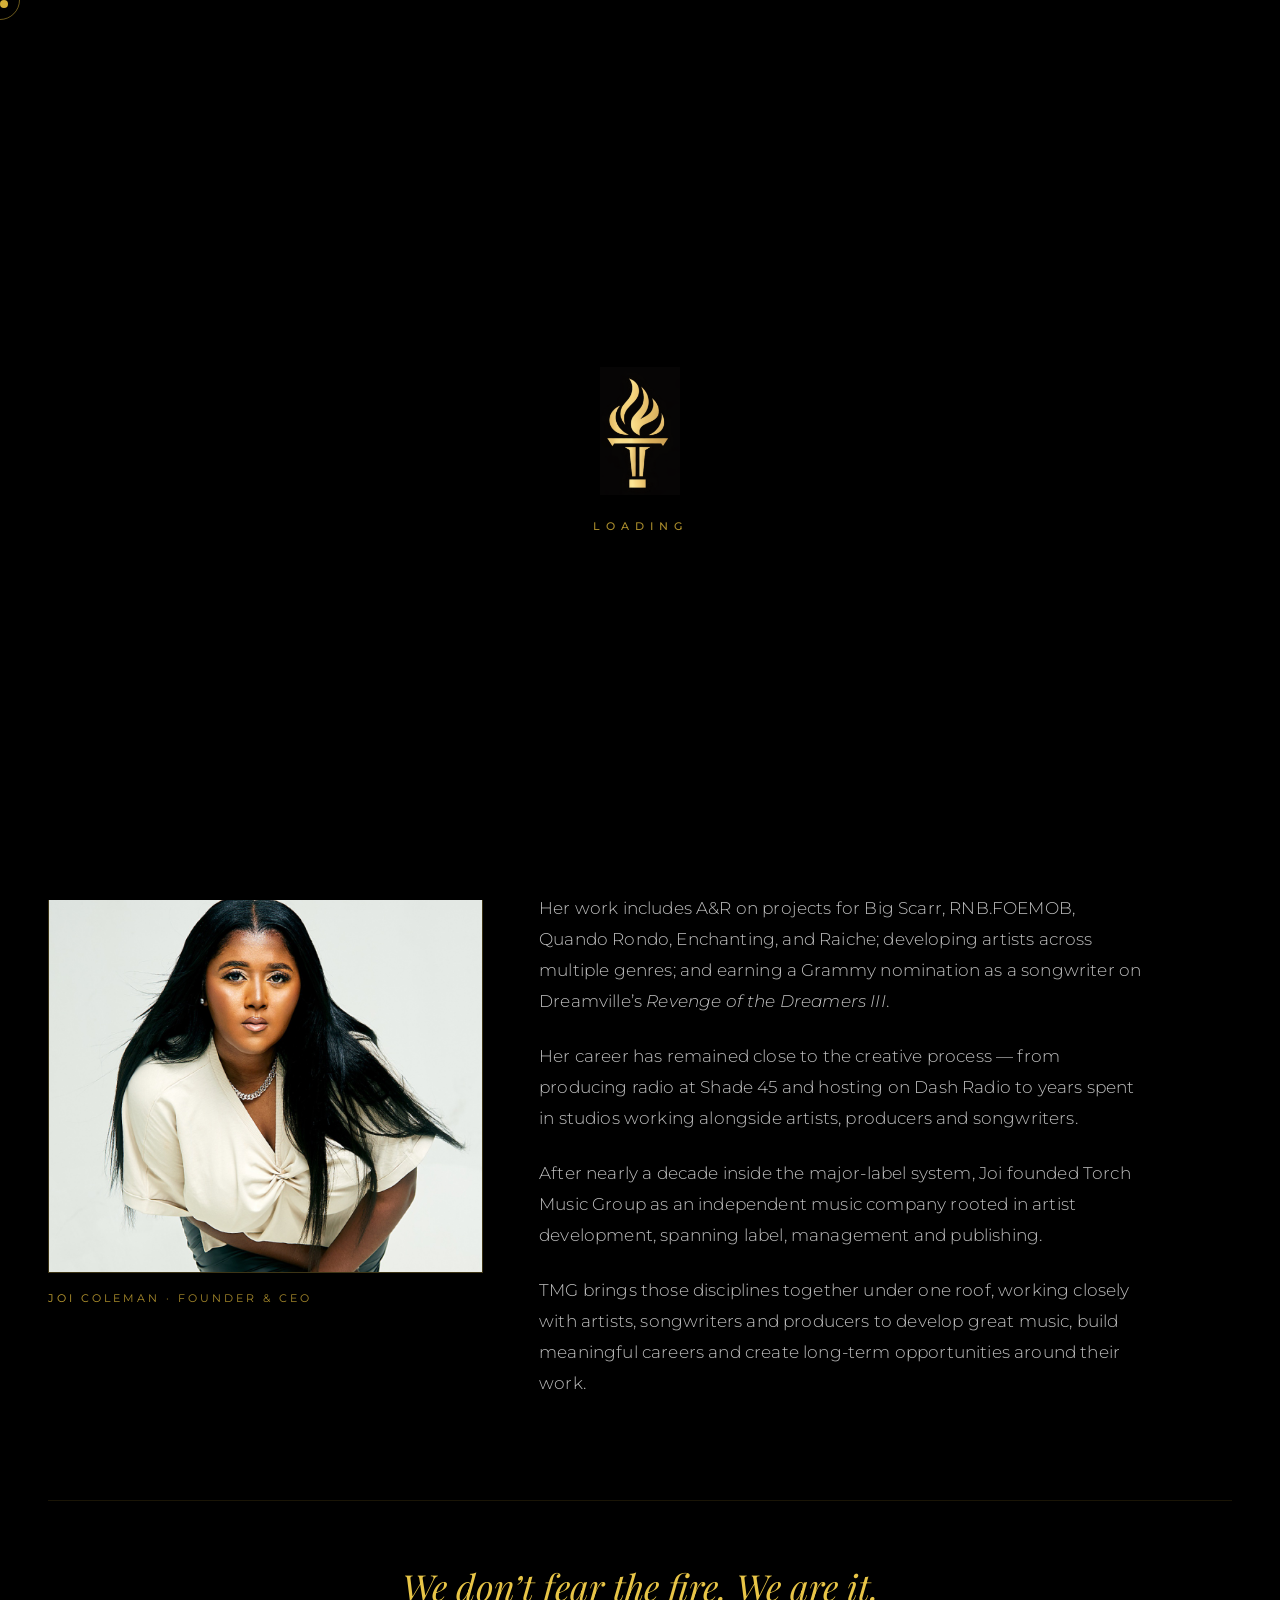
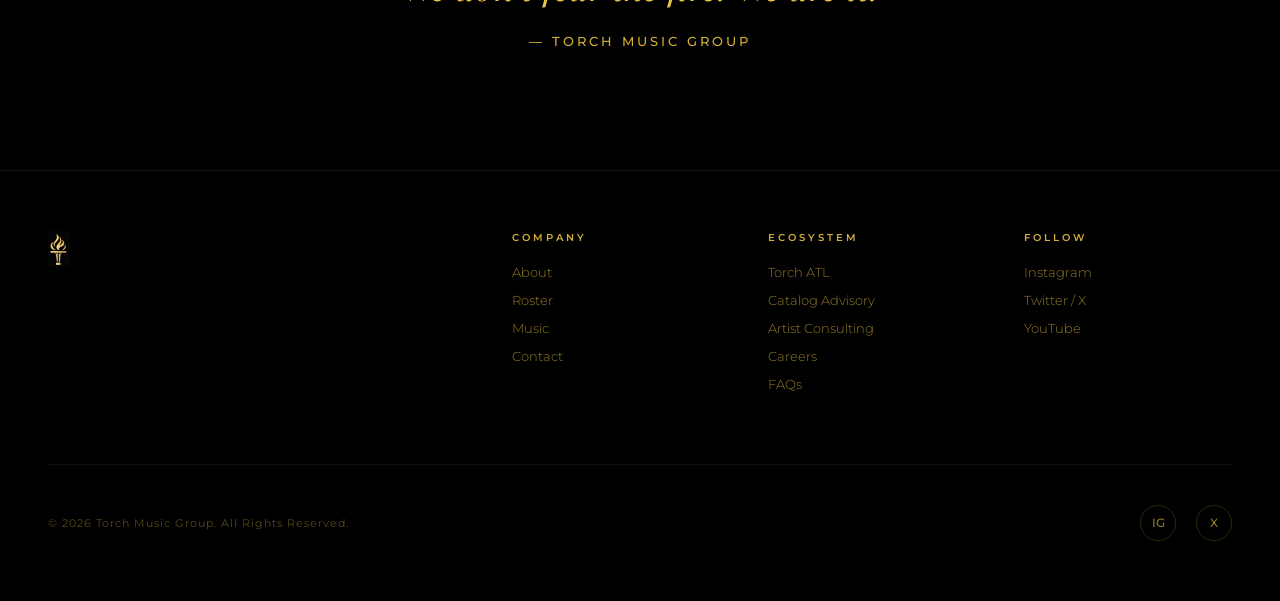
<file: about.html>
<!DOCTYPE html>
<html lang="en">
<head>
    <meta charset="UTF-8">
    <meta name="viewport" content="width=device-width, initial-scale=1.0">
    <title>About — Torch Music Group</title>
    <meta name="description" content="Atlanta-based music company built across label, management, and publishing, with artist development at our core.">
    <meta property="og:title" content="About — Torch Music Group">
    <meta property="og:description" content="Where talent is developed, careers are built, and legacies are made.">
    <meta property="og:image" content="https://torchmusicgroup.com/images/joi-coleman.jpg">
    <meta property="og:image:width" content="1200">
    <meta property="og:image:height" content="1200">
    <meta property="og:image:alt" content="Joi Coleman, Founder & CEO of Torch Music Group">
    <meta property="og:type" content="website">
    <meta name="twitter:card" content="summary_large_image">
    <meta name="twitter:image" content="https://torchmusicgroup.com/images/joi-coleman.jpg">
    <link rel="icon" type="image/svg+xml" href="data:image/svg+xml,<svg xmlns='http://www.w3.org/2000/svg' viewBox='0 0 100 100'><rect fill='%230A0A0A' width='100' height='100' rx='12'/><text x='50' y='68' font-size='50' text-anchor='middle' fill='%23D4AF37' font-family='Georgia'>T</text></svg>">
    <link rel="preconnect" href="https://fonts.googleapis.com">
    <link rel="preconnect" href="https://fonts.gstatic.com" crossorigin>
    <link href="https://fonts.googleapis.com/css2?family=Playfair+Display:ital,wght@0,400;0,500;0,600;0,700;0,800;0,900;1,400;1,500;1,600&family=Cormorant+Garamond:ital,wght@0,300;0,400;0,500;0,600;0,700;1,300;1,400&family=Montserrat:wght@200;300;400;500;600;700&display=swap" rel="stylesheet">
    <link rel="stylesheet" href="styles.css?v=20260506e">
</head>
<body>

<div class="loader" id="loader">
    <img src="images/tmg-gold-icon.png" alt="Loading" class="loader-icon">
    <span class="loader-text">Loading</span>
</div>

<div class="cursor-dot" id="cursorDot"></div>
<div class="cursor-ring" id="cursorRing"></div>

<nav id="navbar">
    <a href="index.html">
        <img src="images/tmg-torch-mark.png" alt="Torch Music Group" class="nav-logo" id="navLogo">
    </a>
    <ul class="nav-links">
        <li><a href="about.html">About</a></li>
        <li><a href="roster.html">Roster</a></li>
        <li><a href="music.html">Music</a></li>
        <li><a href="catalog-advisory.html">Catalog Advisory</a></li>
        <li><a href="artist-services.html">Consulting</a></li>
        <li><a href="https://torchatl.com" target="_blank" rel="noopener">Torch ATL</a></li>
        <li><a href="careers.html">Careers</a></li>
        <li><a href="faqs.html">FAQs</a></li>
        <li><a href="contact.html">Contact</a></li>
    </ul>
    <div class="nav-socials">
        <a href="https://www.instagram.com/thetorchgroup/" target="_blank" rel="noopener" aria-label="Instagram">
            <svg width="16" height="16" viewBox="0 0 24 24" fill="none" stroke="currentColor" stroke-width="1.5"><rect x="2" y="2" width="20" height="20" rx="5"/><circle cx="12" cy="12" r="5"/><circle cx="17.5" cy="6.5" r="1.5" fill="currentColor" stroke="none"/></svg>
        </a>
        <a href="https://x.com/torchmusicgroup" target="_blank" rel="noopener" aria-label="X">
            <svg width="16" height="16" viewBox="0 0 24 24" fill="none" stroke="currentColor" stroke-width="1.5"><path d="M4 4l6.5 8L4 20h2l5.5-6.8L16 20h4l-6.8-8.4L20 4h-2l-5.2 6.4L8 4H4z"/></svg>
        </a>
    </div>
    <button class="nav-menu-btn" id="menuBtn" aria-label="Menu">
        <span></span><span></span><span></span>
    </button>
</nav>

<div class="mobile-menu" id="mobileMenu">
    <a href="about.html" onclick="closeMobile()">About</a>
    <a href="roster.html" onclick="closeMobile()">Roster</a>
    <a href="music.html" onclick="closeMobile()">Music</a>
    <a href="catalog-advisory.html" onclick="closeMobile()">Catalog Advisory</a>
    <a href="artist-services.html" onclick="closeMobile()">Consulting</a>
    <a href="https://torchatl.com" target="_blank" rel="noopener">Torch ATL</a>
    <a href="careers.html" onclick="closeMobile()">Careers</a>
    <a href="faqs.html" onclick="closeMobile()">FAQs</a>
    <a href="contact.html" onclick="closeMobile()">Contact</a>
</div>

<section class="section about-page">
    <div class="section-inner">
        <div class="about-intro-grid">
            <div class="about-intro-left">
                <div class="about-section-heading about-section-heading--first reveal">About</div>
                <div class="gold-divider reveal reveal-delay-1"></div>
            </div>
            <div class="about-intro-right">
                <div class="about-copy">
                    <p class="section-text reveal reveal-delay-2">Torch Music Group is an Atlanta-based music company built across label, management, and publishing, with artist development at our core. Our <a href="catalog-advisory.html">Catalog Advisory</a> division advises songwriters, producers, artists and estates on the value and sale of their music rights.</p>
                    <p class="section-text reveal reveal-delay-2">We carry the torch in honor of those who came before us. We believe artists are creative companies, careers are built record by record, development is the work, and greatness is a daily decision.</p>
                    <p class="section-text reveal reveal-delay-3">TMG is where talent is developed, careers are built, and legacies are made.</p>
                </div>
            </div>
        </div>

        <div class="about-block founder-block">
            <div class="about-section-heading reveal">The Founder</div>
            <div class="founder-layout">
                <figure class="founder-photo reveal">
                    <div class="founder-photo-frame">
                        <img src="images/joi-coleman.jpg" alt="Joi Coleman, Founder & CEO of Torch Music Group" loading="lazy">
                    </div>
                    <figcaption class="founder-photo-caption">Joi Coleman &middot; Founder &amp; CEO</figcaption>
                </figure>
                <div class="founder-bio about-copy">
                    <p class="section-text reveal reveal-delay-1">A Philadelphia native and Clark Atlanta University graduate, Joi Coleman has built her career in Atlanta, spending nine years within the Atlantic Records system as an A&amp;R executive, with experience spanning artist development, record-making, and studio operations.</p>
                    <p class="section-text reveal reveal-delay-2">Her work includes A&amp;R on projects for Big Scarr, RNB.FOEMOB, Quando Rondo, Enchanting, and Raiche; developing artists across multiple genres; and earning a Grammy nomination as a songwriter on Dreamville&rsquo;s <em>Revenge of the Dreamers III</em>.</p>
                    <p class="section-text reveal reveal-delay-3">Her career has remained close to the creative process &mdash; from producing radio at Shade 45 and hosting on Dash Radio to years spent in studios working alongside artists, producers and songwriters.</p>
                    <p class="section-text reveal reveal-delay-3">After nearly a decade inside the major-label system, Joi founded Torch Music Group as an independent music company rooted in artist development, spanning label, management and publishing.</p>
                    <p class="section-text reveal reveal-delay-3">TMG brings those disciplines together under one roof, working closely with artists, songwriters and producers to develop great music, build meaningful careers and create long-term opportunities around their work.</p>
                </div>
            </div>
        </div>

        <div class="founder-note reveal">
            <blockquote class="founder-quote">We don&rsquo;t fear the fire. We are it.</blockquote>
            <cite class="founder-cite">&mdash; Torch Music Group</cite>
        </div>
    </div>
</section>

<footer>
    <div class="footer-inner">
        <div class="footer-brand">
            <img src="images/tmg-gold-icon.png" alt="Torch Music Group" class="footer-logo">
        </div>
        <div class="footer-col">
            <div class="footer-col-title">Company</div>
            <a href="about.html">About</a>
            <a href="roster.html">Roster</a>
            <a href="music.html">Music</a>
            <a href="contact.html">Contact</a>
        </div>
        <div class="footer-col">
            <div class="footer-col-title">Ecosystem</div>
            <a href="https://torchatl.com" target="_blank" rel="noopener">Torch ATL</a>
            <a href="catalog-advisory.html">Catalog Advisory</a>
            <a href="artist-services.html">Artist Consulting</a>
            <a href="careers.html">Careers</a>
            <a href="faqs.html">FAQs</a>
        </div>
        <div class="footer-col">
            <div class="footer-col-title">Follow</div>
            <a href="https://www.instagram.com/thetorchgroup/" target="_blank" rel="noopener">Instagram</a>
            <a href="https://x.com/torchmusicgroup" target="_blank" rel="noopener">Twitter / X</a>
            <a href="https://www.youtube.com/@TheTorchGroup" target="_blank" rel="noopener">YouTube</a>
        </div>
    </div>
    <div class="footer-bottom">
        <div class="footer-copy">&copy; 2026 Torch Music Group. All Rights Reserved.</div>
        <div class="footer-socials">
            <a href="https://www.instagram.com/thetorchgroup/" target="_blank" rel="noopener" aria-label="Instagram">IG</a>
            <a href="https://x.com/torchmusicgroup" target="_blank" rel="noopener" aria-label="Twitter">X</a>
        </div>
    </div>
</footer>

<script src="script.js"></script>
</body>
</html>
</file>
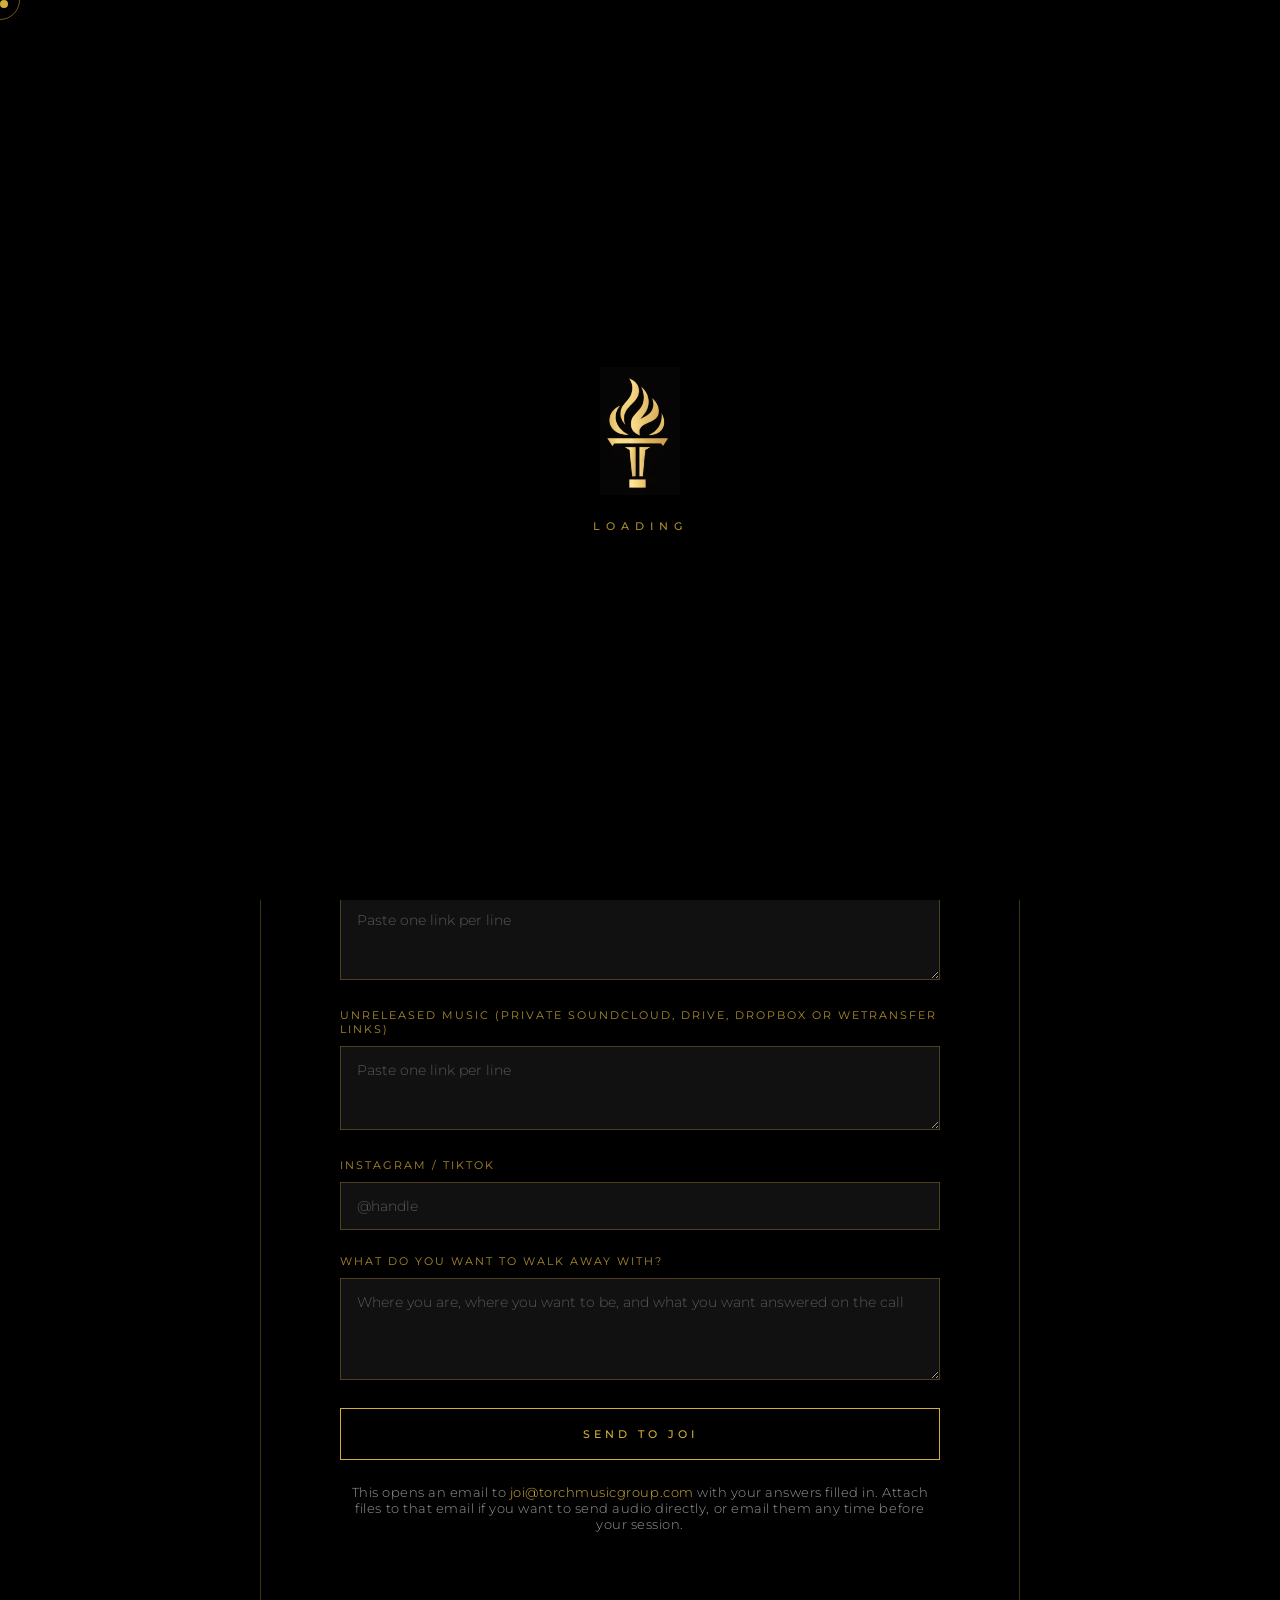
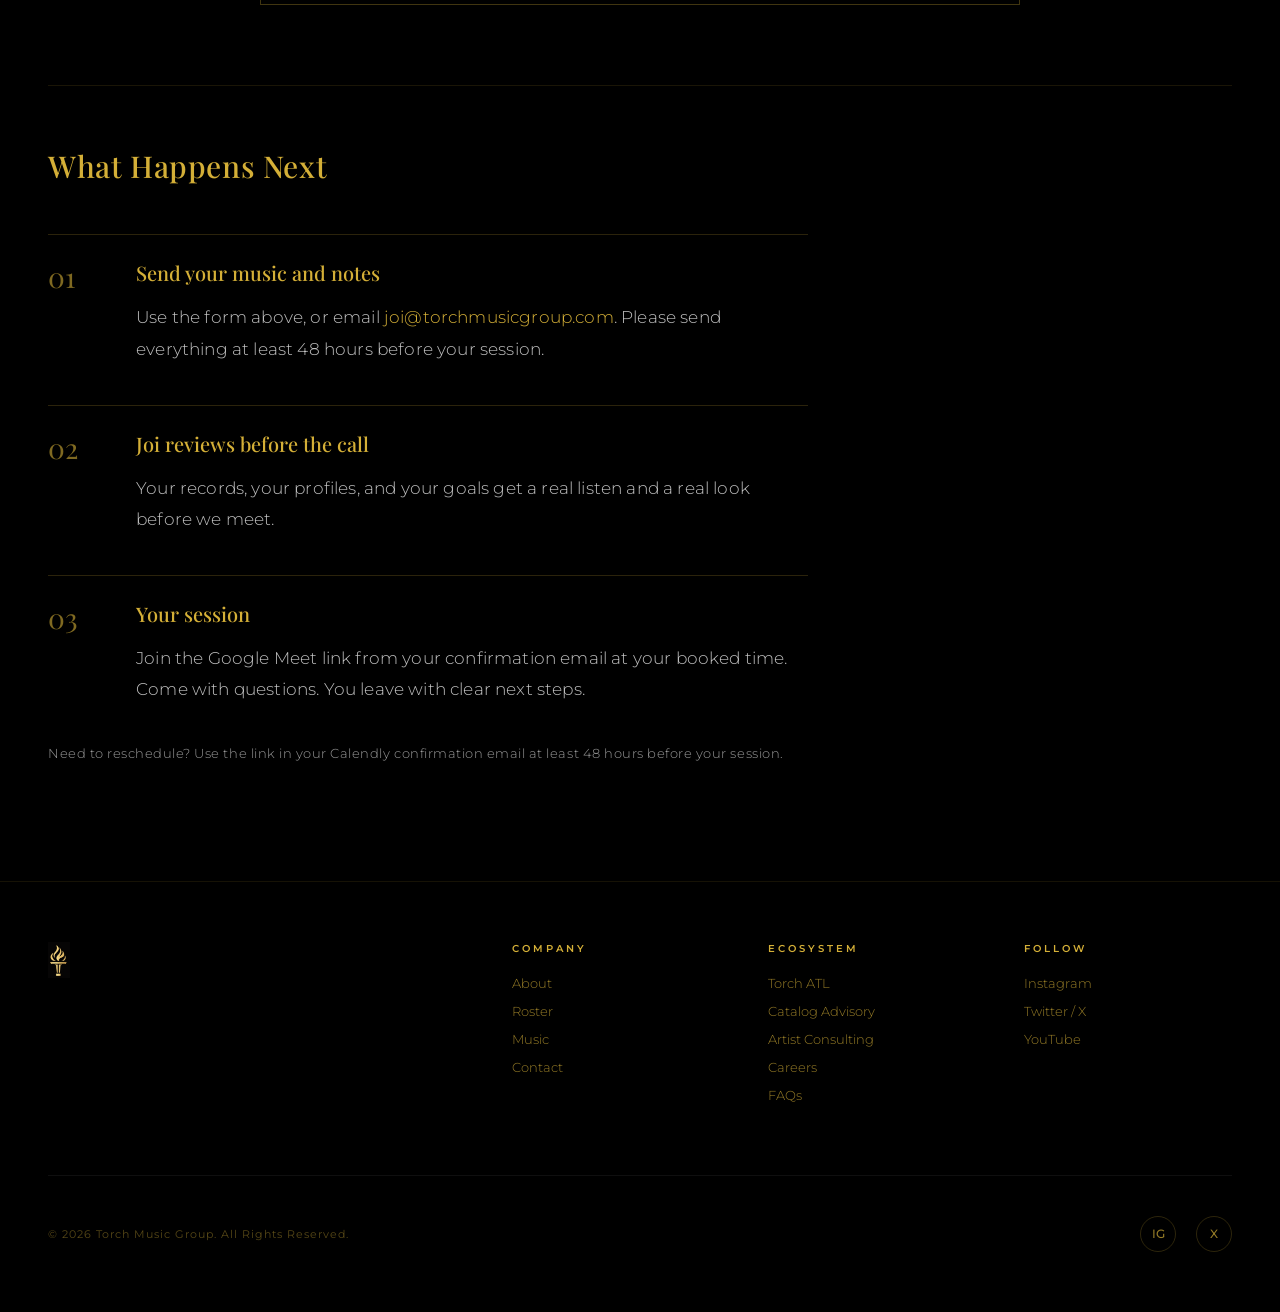
<file: artist-services-confirmed.html>
<!DOCTYPE html>
<html lang="en">
<head><meta name="robots" content="noindex, nofollow">
    <meta charset="UTF-8">
    <meta name="viewport" content="width=device-width, initial-scale=1.0">
    <title>You're Booked | Torch Music Group</title>
    <meta name="description" content="Your session with Torch Music Group is confirmed. Send your music and notes before we talk.">
    <link rel="canonical" href="https://torchmusicgroup.com/artist-services-confirmed">
    <meta property="og:title" content="You're Booked | Torch Music Group">
    <meta property="og:description" content="Your Artist Strategy Consultation is confirmed.">
    <meta property="og:url" content="https://torchmusicgroup.com/artist-services-confirmed">
    <meta property="og:image" content="https://torchmusicgroup.com/images/tmg-gold-icon.png">
    <meta property="og:type" content="website">
    <link rel="icon" type="image/svg+xml" href="data:image/svg+xml,<svg xmlns='http://www.w3.org/2000/svg' viewBox='0 0 100 100'><rect fill='%230A0A0A' width='100' height='100' rx='12'/><text x='50' y='68' font-size='50' text-anchor='middle' fill='%23D4AF37' font-family='Georgia'>T</text></svg>">
    <link rel="preconnect" href="https://fonts.googleapis.com">
    <link rel="preconnect" href="https://fonts.gstatic.com" crossorigin>
    <link href="https://fonts.googleapis.com/css2?family=Playfair+Display:ital,wght@0,400;0,500;0,600;0,700;0,800;0,900;1,400;1,500;1,600&family=Cormorant+Garamond:ital,wght@0,300;0,400;0,500;0,600;0,700;1,300;1,400&family=Montserrat:wght@200;300;400;500;600;700&display=swap" rel="stylesheet">
    <link rel="stylesheet" href="styles.css?v=20261006a">
</head>
<body>

<div class="loader" id="loader">
    <img src="images/tmg-gold-icon.png" alt="Loading" class="loader-icon">
    <span class="loader-text">Loading</span>
</div>

<div class="cursor-dot" id="cursorDot"></div>
<div class="cursor-ring" id="cursorRing"></div>

<nav id="navbar">
    <a href="index.html">
        <img src="images/tmg-torch-mark.png" alt="Torch Music Group" class="nav-logo" id="navLogo">
    </a>
    <ul class="nav-links">
        <li><a href="about.html">About</a></li>
        <li><a href="roster.html">Roster</a></li>
        <li><a href="music.html">Music</a></li>
        <li><a href="catalog-advisory.html">Catalog Advisory</a></li>
        <li><a href="artist-services.html">Consulting</a></li>
        <li><a href="https://torchatl.com" target="_blank" rel="noopener">Torch ATL</a></li>
        <li><a href="careers.html">Careers</a></li>
        <li><a href="faqs.html">FAQs</a></li>
        <li><a href="contact.html">Contact</a></li>
    </ul>
    <div class="nav-socials">
        <a href="https://www.instagram.com/thetorchgroup/" target="_blank" rel="noopener" aria-label="Instagram">
            <svg width="16" height="16" viewBox="0 0 24 24" fill="none" stroke="currentColor" stroke-width="1.5"><rect x="2" y="2" width="20" height="20" rx="5"/><circle cx="12" cy="12" r="5"/><circle cx="17.5" cy="6.5" r="1.5" fill="currentColor" stroke="none"/></svg>
        </a>
        <a href="https://x.com/torchmusicgroup" target="_blank" rel="noopener" aria-label="X">
            <svg width="16" height="16" viewBox="0 0 24 24" fill="none" stroke="currentColor" stroke-width="1.5"><path d="M4 4l6.5 8L4 20h2l5.5-6.8L16 20h4l-6.8-8.4L20 4h-2l-5.2 6.4L8 4H4z"/></svg>
        </a>
    </div>
    <button class="nav-menu-btn" id="menuBtn" aria-label="Menu">
        <span></span><span></span><span></span>
    </button>
</nav>

<div class="mobile-menu" id="mobileMenu">
    <a href="about.html" onclick="closeMobile()">About</a>
    <a href="roster.html" onclick="closeMobile()">Roster</a>
    <a href="music.html" onclick="closeMobile()">Music</a>
    <a href="catalog-advisory.html" onclick="closeMobile()">Catalog Advisory</a>
    <a href="artist-services.html" onclick="closeMobile()">Consulting</a>
    <a href="https://torchatl.com" target="_blank" rel="noopener">Torch ATL</a>
    <a href="careers.html" onclick="closeMobile()">Careers</a>
    <a href="faqs.html" onclick="closeMobile()">FAQs</a>
    <a href="contact.html" onclick="closeMobile()">Contact</a>
</div>

<section class="section about-page advisory-page consult-page confirm-page">
    <div class="section-inner">
        <div class="advisory-intro">
            <div class="section-label reveal">You&rsquo;re Booked</div>
            <h1 class="section-title reveal">See you soon<span id="confirmName"></span>.</h1>
            <p class="advisory-tagline reveal reveal-delay-1" id="confirmWhat">Your session is confirmed.</p>
            <div class="gold-divider reveal reveal-delay-1"></div>
            <div class="about-copy">
                <p class="section-text reveal reveal-delay-2" id="confirmWhen">Your session details and Google Meet link are in the confirmation email from Calendly. Add it to your calendar now so it is not missed.</p>
                <p class="section-text reveal reveal-delay-2">One thing before we talk: send me your music. The more I hear ahead of time, the more of our session goes to strategy instead of catching up.</p>
            </div>
        </div>

        <div class="consult-pricing confirm-form-wrap reveal">
            <div class="section-label">Send Your Music</div>
            <form class="confirm-form" id="confirmForm" novalidate>
                <div class="confirm-row">
                    <label for="cfName">Name</label>
                    <input type="text" id="cfName" name="name" autocomplete="name">
                </div>
                <div class="confirm-row">
                    <label for="cfEmail">Email</label>
                    <input type="email" id="cfEmail" name="email" autocomplete="email">
                </div>
                <div class="confirm-row">
                    <label for="cfReleased">Released music (Spotify, Apple Music, SoundCloud, YouTube links)</label>
                    <textarea id="cfReleased" name="released" rows="3" placeholder="Paste one link per line"></textarea>
                </div>
                <div class="confirm-row">
                    <label for="cfUnreleased">Unreleased music (private SoundCloud, Drive, Dropbox or WeTransfer links)</label>
                    <textarea id="cfUnreleased" name="unreleased" rows="3" placeholder="Paste one link per line"></textarea>
                </div>
                <div class="confirm-row">
                    <label for="cfSocials">Instagram / TikTok</label>
                    <input type="text" id="cfSocials" name="socials" placeholder="@handle">
                </div>
                <div class="confirm-row">
                    <label for="cfGoals">What do you want to walk away with?</label>
                    <textarea id="cfGoals" name="goals" rows="4" placeholder="Where you are, where you want to be, and what you want answered on the call"></textarea>
                </div>
                <button type="submit" class="contact-btn consult-btn">Send to Joi</button>
                <p class="advisory-cta-note confirm-note">This opens an email to <a href="mailto:joi@torchmusicgroup.com">joi@torchmusicgroup.com</a> with your answers filled in. Attach files to that email if you want to send audio directly, or email them any time before your session.</p>
            </form>
        </div>

        <div class="about-block">
            <h2 class="about-section-heading reveal">What Happens Next</h2>
            <ol class="consult-steps">
                <li class="consult-step reveal">
                    <span class="consult-step-num">01</span>
                    <div>
                        <h3 class="wwd-title">Send your music and notes</h3>
                        <p class="wwd-text">Use the form above, or email <a href="mailto:joi@torchmusicgroup.com">joi@torchmusicgroup.com</a>. Please send everything at least 48 hours before your session.</p>
                    </div>
                </li>
                <li class="consult-step reveal reveal-delay-1">
                    <span class="consult-step-num">02</span>
                    <div>
                        <h3 class="wwd-title">Joi reviews before the call</h3>
                        <p class="wwd-text">Your records, your profiles, and your goals get a real listen and a real look before we meet.</p>
                    </div>
                </li>
                <li class="consult-step reveal reveal-delay-2">
                    <span class="consult-step-num">03</span>
                    <div>
                        <h3 class="wwd-title">Your session</h3>
                        <p class="wwd-text">Join the Google Meet link from your confirmation email at your booked time. Come with questions. You leave with clear next steps.</p>
                    </div>
                </li>
            </ol>
            <p class="advisory-cta-note confirm-resched">Need to reschedule? Use the link in your Calendly confirmation email at least 48 hours before your session.</p>
        </div>
    </div>
</section>

<script>
(function () {
    var q = new URLSearchParams(window.location.search);
    var full = (q.get('invitee_full_name') || '').trim();
    var email = (q.get('invitee_email') || '').trim();
    var first = full.split(' ')[0];
    if (first) document.getElementById('confirmName').textContent = ', ' + first;
    if (full) document.getElementById('cfName').value = full;
    if (email) document.getElementById('cfEmail').value = email;

    var ev = (q.get('event_type_name') || '').trim();
    if (ev) document.getElementById('confirmWhat').textContent = 'Your ' + ev.replace(': Kickoff', ' kickoff') + ' is confirmed.';

    var start = q.get('event_start_time');
    if (start) {
        var d = new Date(start);
        if (!isNaN(d)) {
            var when = d.toLocaleString('en-US', { weekday: 'long', month: 'long', day: 'numeric', hour: 'numeric', minute: '2-digit', timeZoneName: 'short' });
            document.getElementById('confirmWhen').innerHTML = 'Your session is <strong>' + when + '</strong>. The Google Meet link is in the confirmation email from Calendly. Add it to your calendar now so it is not missed.';
        }
    }

    document.getElementById('confirmForm').addEventListener('submit', function (e) {
        e.preventDefault();
        var v = function (id) { return document.getElementById(id).value.trim(); };
        var name = v('cfName') || 'Artist';
        var subject = (ev || 'Artist Services') + ': music from ' + name;
        var body = [
            'Name: ' + v('cfName'),
            'Email: ' + v('cfEmail'),
            '',
            'Released music:',
            v('cfReleased') || '(none)',
            '',
            'Unreleased music:',
            v('cfUnreleased') || '(none)',
            '',
            'Instagram / TikTok: ' + (v('cfSocials') || '(none)'),
            '',
            'What I want to walk away with:',
            v('cfGoals') || '(none)',
            ''
        ].join('\n');
        window.location.href = 'mailto:joi@torchmusicgroup.com?subject=' + encodeURIComponent(subject) + '&body=' + encodeURIComponent(body);
    });
})();
</script>

<footer>
    <div class="footer-inner">
        <div class="footer-brand">
            <img src="images/tmg-gold-icon.png" alt="Torch Music Group" class="footer-logo">
        </div>
        <div class="footer-col">
            <div class="footer-col-title">Company</div>
            <a href="about.html">About</a>
            <a href="roster.html">Roster</a>
            <a href="music.html">Music</a>
            <a href="contact.html">Contact</a>
        </div>
        <div class="footer-col">
            <div class="footer-col-title">Ecosystem</div>
            <a href="https://torchatl.com" target="_blank" rel="noopener">Torch ATL</a>
            <a href="catalog-advisory.html">Catalog Advisory</a>
            <a href="artist-services.html">Artist Consulting</a>
            <a href="careers.html">Careers</a>
            <a href="faqs.html">FAQs</a>
        </div>
        <div class="footer-col">
            <div class="footer-col-title">Follow</div>
            <a href="https://www.instagram.com/thetorchgroup/" target="_blank" rel="noopener">Instagram</a>
            <a href="https://x.com/torchmusicgroup" target="_blank" rel="noopener">Twitter / X</a>
            <a href="https://www.youtube.com/@TheTorchGroup" target="_blank" rel="noopener">YouTube</a>
        </div>
    </div>
    <div class="footer-bottom">
        <div class="footer-copy">&copy; 2026 Torch Music Group. All Rights Reserved.</div>
        <div class="footer-socials">
            <a href="https://www.instagram.com/thetorchgroup/" target="_blank" rel="noopener" aria-label="Instagram">IG</a>
            <a href="https://x.com/torchmusicgroup" target="_blank" rel="noopener" aria-label="Twitter">X</a>
        </div>
    </div>
</footer>

<script src="script.js"></script>
</body>
</html>
</file>
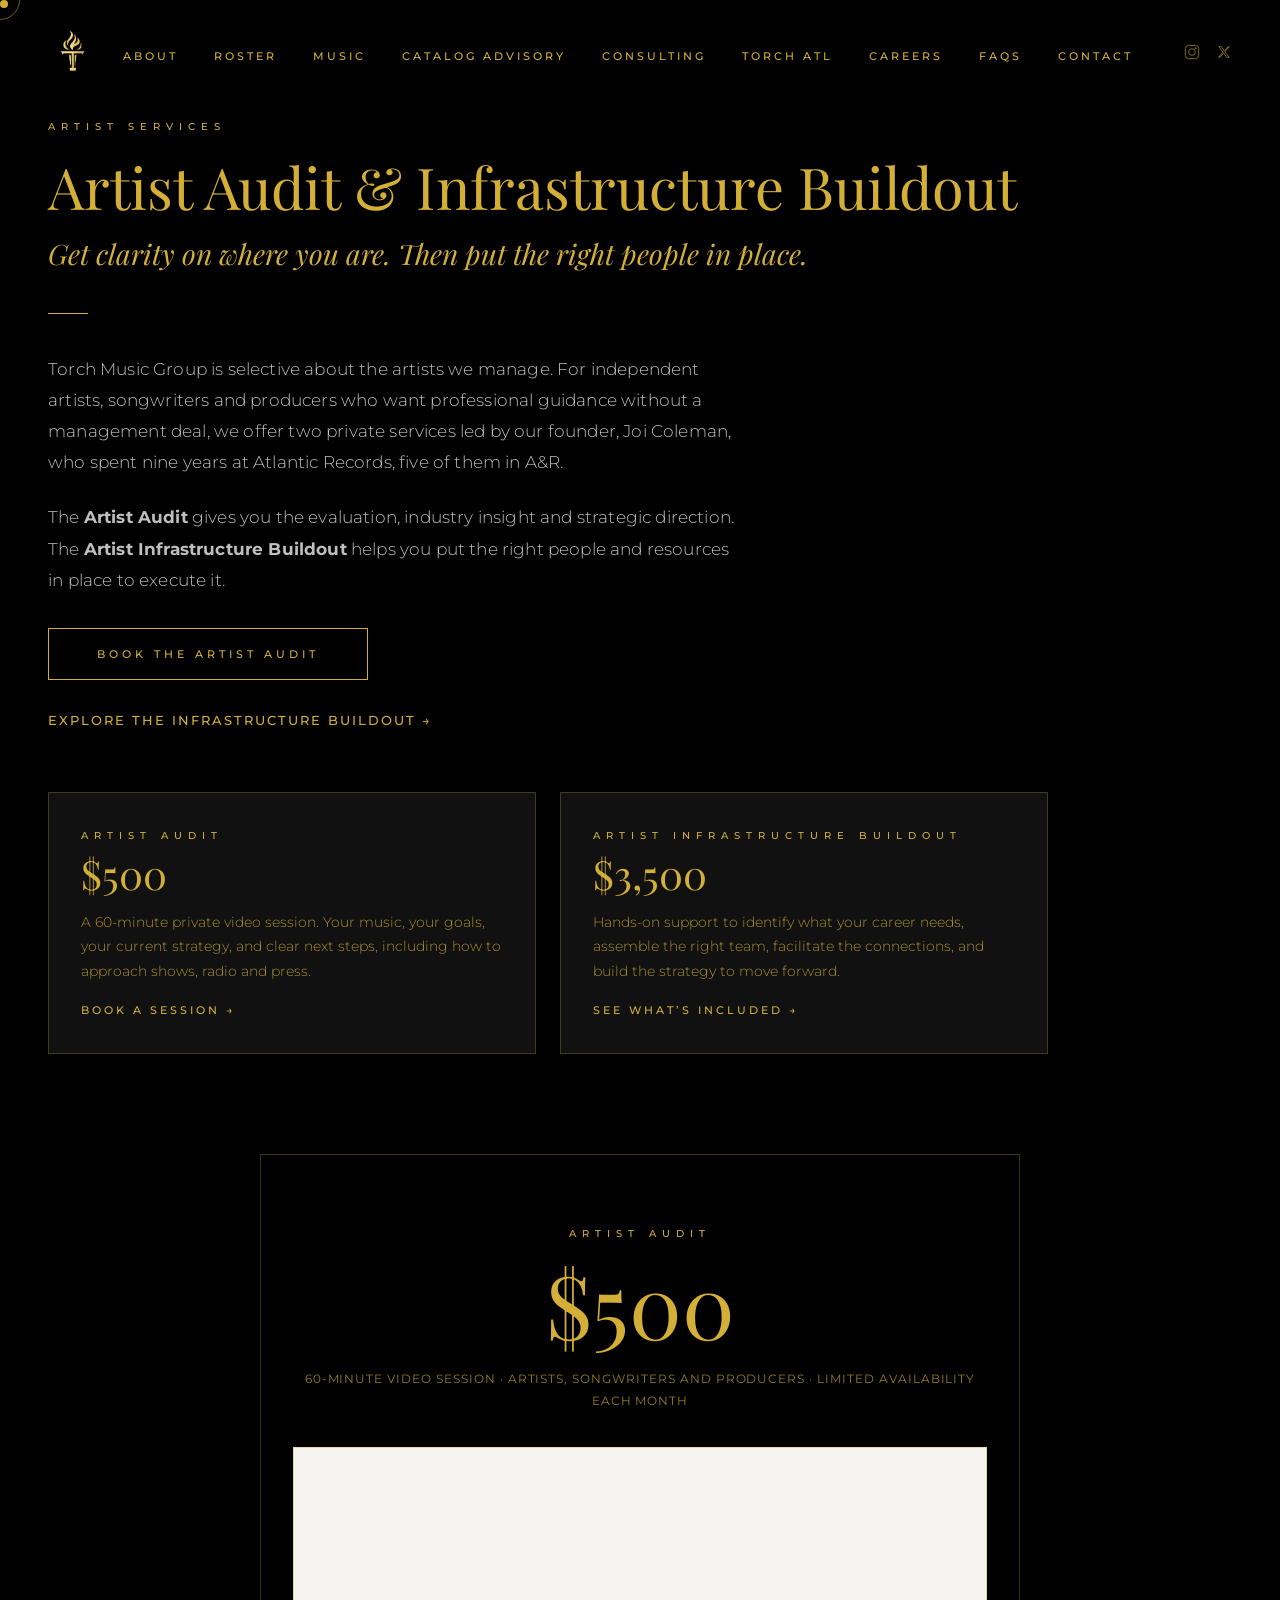
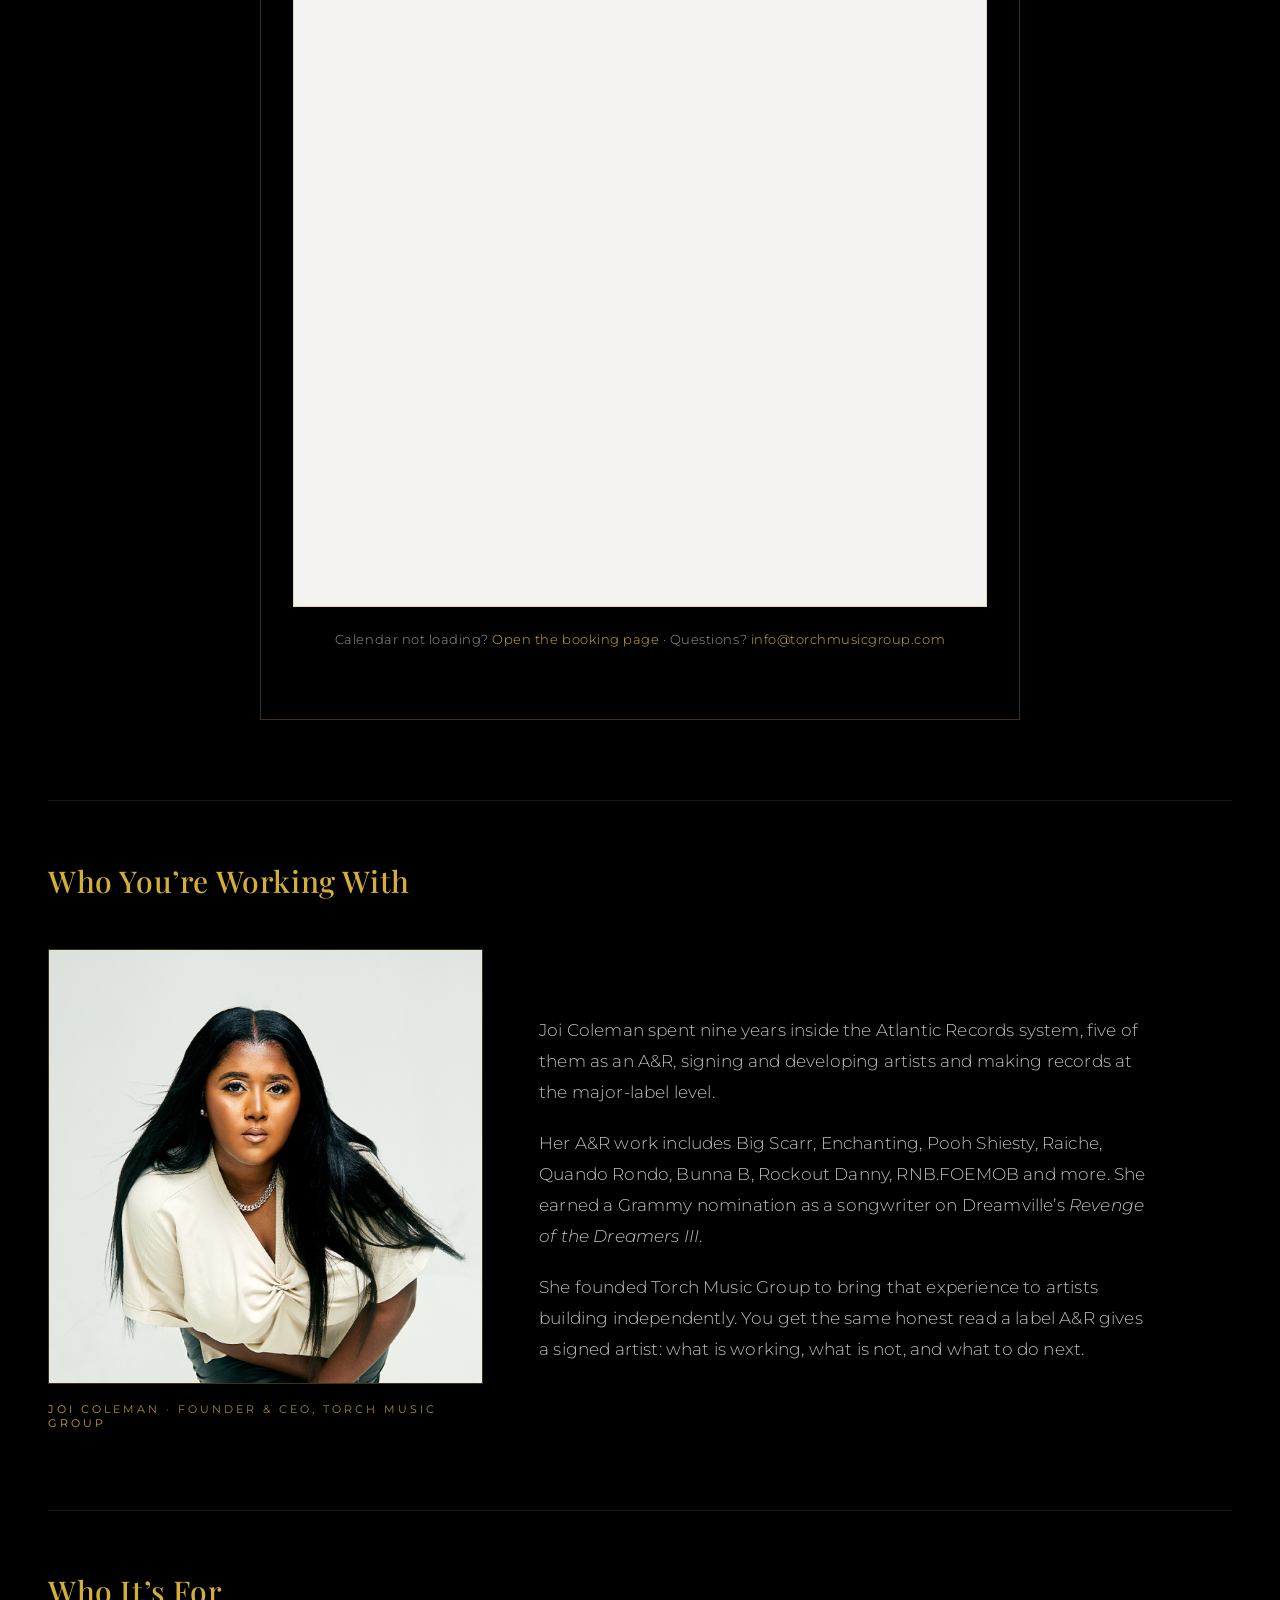
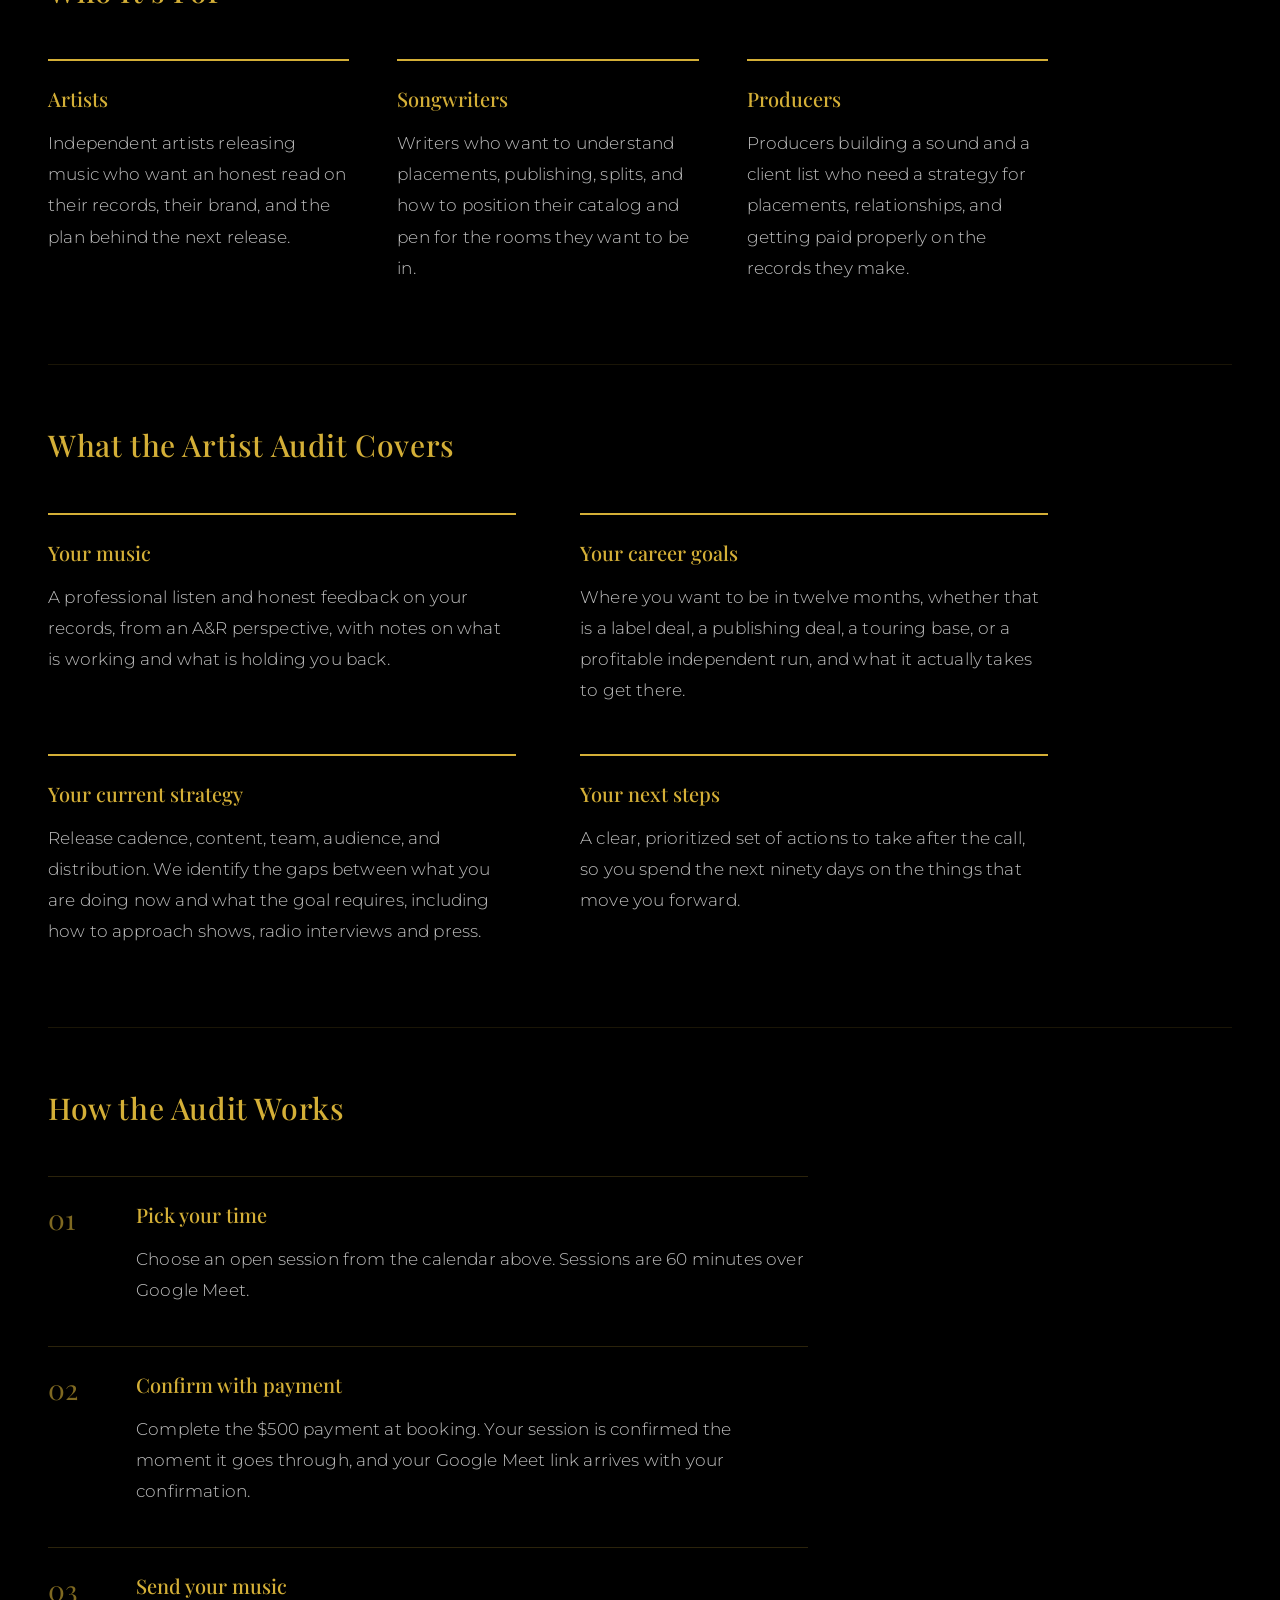
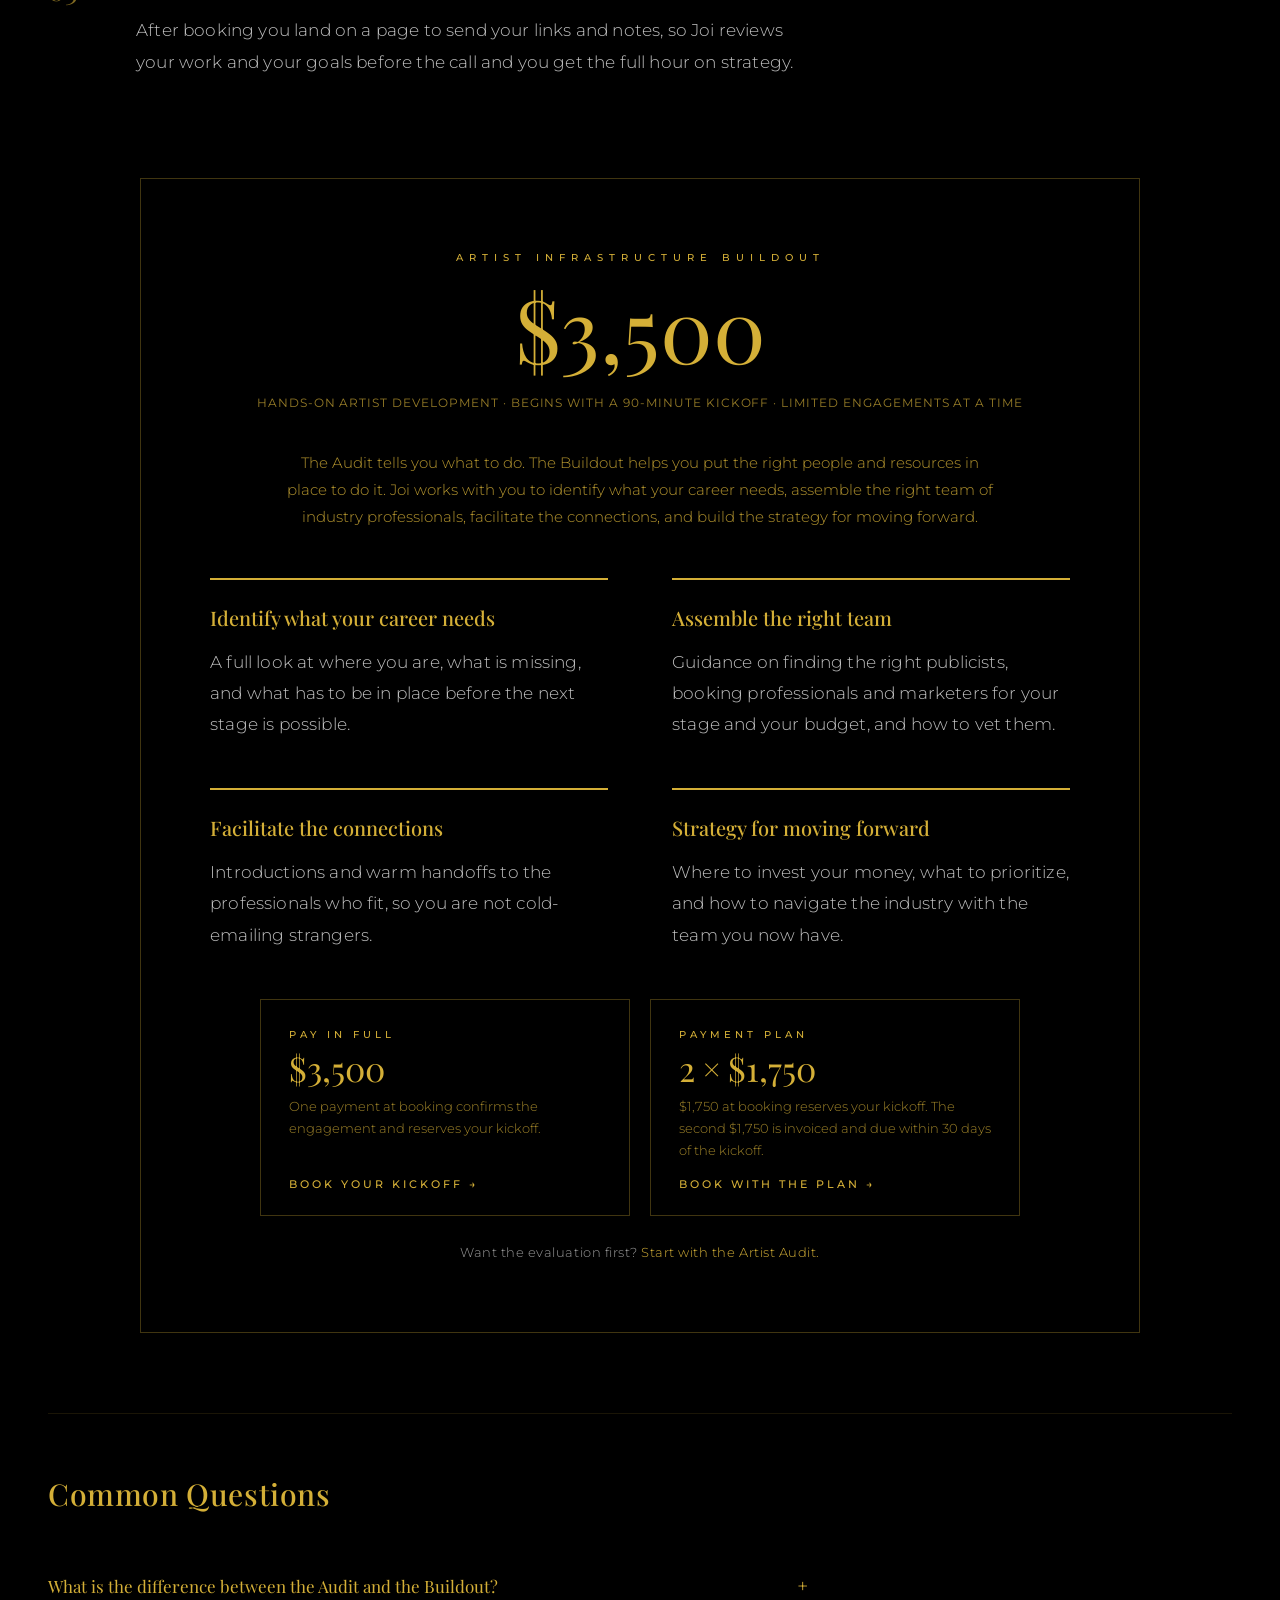
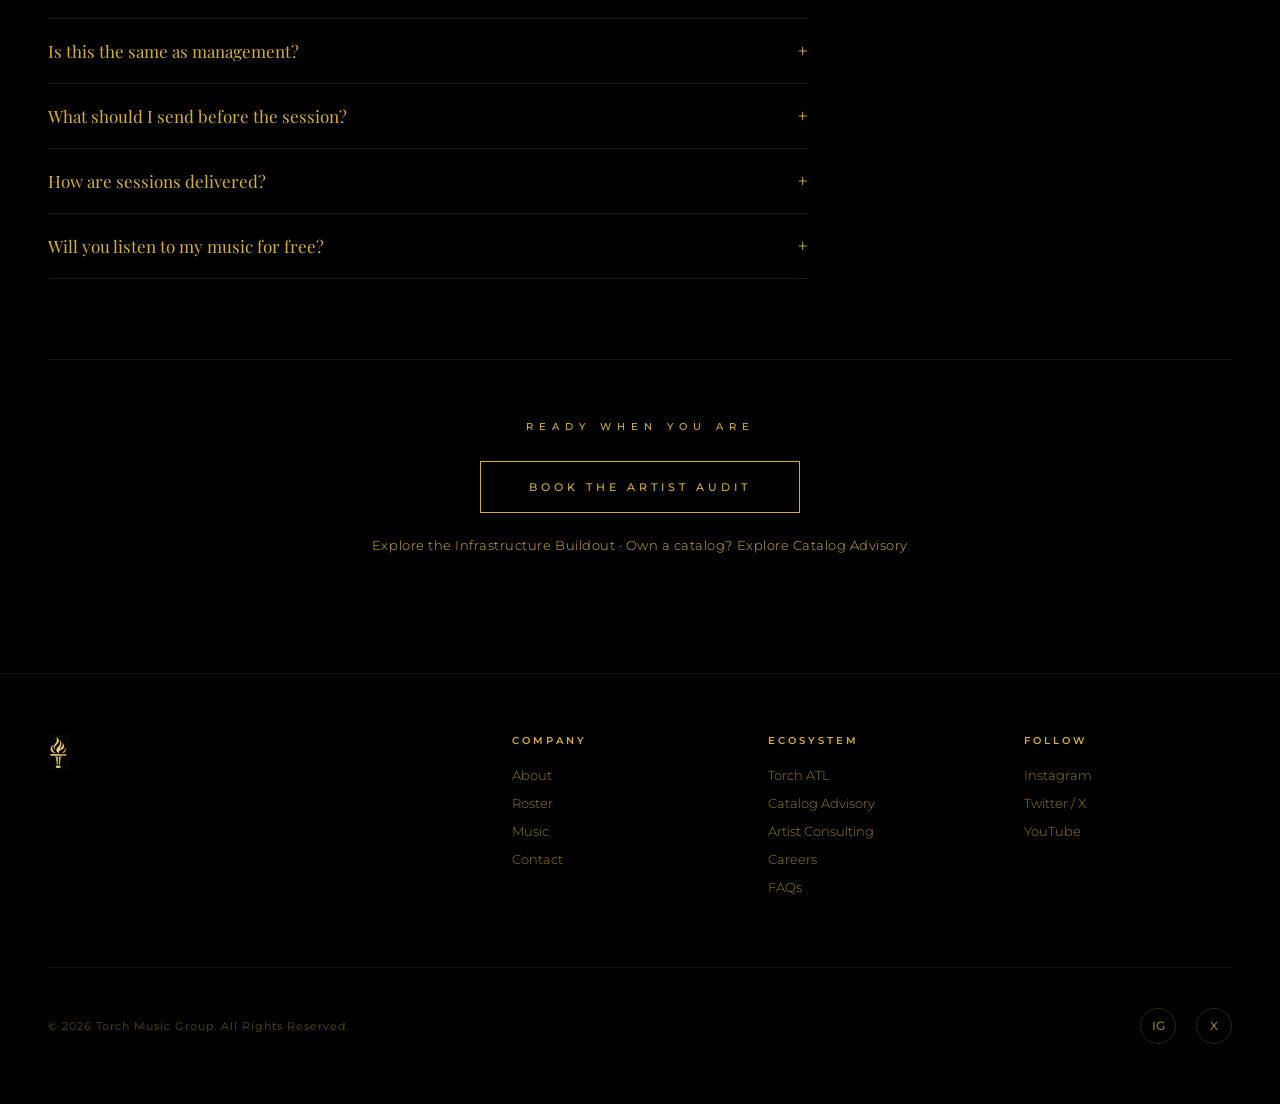
<file: artist-services.html>
<!DOCTYPE html>
<html lang="en">
<head>
    <meta charset="UTF-8">
    <meta name="viewport" content="width=device-width, initial-scale=1.0">
    <title>Artist Services: Audit &amp; Infrastructure Buildout | Torch Music Group</title>
    <meta name="description" content="Artist services from Torch Music Group for independent artists, songwriters and producers. The $500 Artist Audit: a private 60-minute session with founder Joi Coleman (nine years at Atlantic Records, five in A&amp;R). The $3,500 Artist Infrastructure Buildout: hands-on help assembling your team and strategy.">
    <link rel="canonical" href="https://torchmusicgroup.com/artist-services">
    <meta property="og:title" content="Artist Audit &amp; Infrastructure Buildout | Torch Music Group">
    <meta property="og:description" content="Private artist services from a former Atlantic Records A&amp;R: the $500 Artist Audit and the $3,500 Artist Infrastructure Buildout.">
    <meta property="og:url" content="https://torchmusicgroup.com/artist-services">
    <meta property="og:image" content="https://torchmusicgroup.com/images/tmg-gold-icon.png">
    <meta property="og:type" content="website">
    <link rel="icon" type="image/svg+xml" href="data:image/svg+xml,<svg xmlns='http://www.w3.org/2000/svg' viewBox='0 0 100 100'><rect fill='%230A0A0A' width='100' height='100' rx='12'/><text x='50' y='68' font-size='50' text-anchor='middle' fill='%23D4AF37' font-family='Georgia'>T</text></svg>">
    <link rel="preconnect" href="https://fonts.googleapis.com">
    <link rel="preconnect" href="https://fonts.gstatic.com" crossorigin>
    <link href="https://fonts.googleapis.com/css2?family=Playfair+Display:ital,wght@0,400;0,500;0,600;0,700;0,800;0,900;1,400;1,500;1,600&family=Cormorant+Garamond:ital,wght@0,300;0,400;0,500;0,600;0,700;1,300;1,400&family=Montserrat:wght@200;300;400;500;600;700&display=swap" rel="stylesheet">
    <link rel="stylesheet" href="styles.css?v=20261006a">
</head>
<body>

<div class="loader" id="loader">
    <img src="images/tmg-gold-icon.png" alt="Loading" class="loader-icon">
    <span class="loader-text">Loading</span>
</div>

<div class="cursor-dot" id="cursorDot"></div>
<div class="cursor-ring" id="cursorRing"></div>

<nav id="navbar">
    <a href="index.html">
        <img src="images/tmg-torch-mark.png" alt="Torch Music Group" class="nav-logo" id="navLogo">
    </a>
    <ul class="nav-links">
        <li><a href="about.html">About</a></li>
        <li><a href="roster.html">Roster</a></li>
        <li><a href="music.html">Music</a></li>
        <li><a href="catalog-advisory.html">Catalog Advisory</a></li>
        <li><a href="artist-services.html">Consulting</a></li>
        <li><a href="https://torchatl.com" target="_blank" rel="noopener">Torch ATL</a></li>
        <li><a href="careers.html">Careers</a></li>
        <li><a href="faqs.html">FAQs</a></li>
        <li><a href="contact.html">Contact</a></li>
    </ul>
    <div class="nav-socials">
        <a href="https://www.instagram.com/thetorchgroup/" target="_blank" rel="noopener" aria-label="Instagram">
            <svg width="16" height="16" viewBox="0 0 24 24" fill="none" stroke="currentColor" stroke-width="1.5"><rect x="2" y="2" width="20" height="20" rx="5"/><circle cx="12" cy="12" r="5"/><circle cx="17.5" cy="6.5" r="1.5" fill="currentColor" stroke="none"/></svg>
        </a>
        <a href="https://x.com/torchmusicgroup" target="_blank" rel="noopener" aria-label="X">
            <svg width="16" height="16" viewBox="0 0 24 24" fill="none" stroke="currentColor" stroke-width="1.5"><path d="M4 4l6.5 8L4 20h2l5.5-6.8L16 20h4l-6.8-8.4L20 4h-2l-5.2 6.4L8 4H4z"/></svg>
        </a>
    </div>
    <button class="nav-menu-btn" id="menuBtn" aria-label="Menu">
        <span></span><span></span><span></span>
    </button>
</nav>

<div class="mobile-menu" id="mobileMenu">
    <a href="about.html" onclick="closeMobile()">About</a>
    <a href="roster.html" onclick="closeMobile()">Roster</a>
    <a href="music.html" onclick="closeMobile()">Music</a>
    <a href="catalog-advisory.html" onclick="closeMobile()">Catalog Advisory</a>
    <a href="artist-services.html" onclick="closeMobile()">Consulting</a>
    <a href="https://torchatl.com" target="_blank" rel="noopener">Torch ATL</a>
    <a href="careers.html" onclick="closeMobile()">Careers</a>
    <a href="faqs.html" onclick="closeMobile()">FAQs</a>
    <a href="contact.html" onclick="closeMobile()">Contact</a>
</div>

<section class="section about-page advisory-page consult-page">
    <div class="section-inner">
        <div class="advisory-intro">
            <div class="section-label reveal">Artist Services</div>
            <h1 class="section-title reveal">Artist Audit &amp; Infrastructure Buildout</h1>
            <p class="advisory-tagline reveal reveal-delay-1">Get clarity on where you are. Then put the right people in place.</p>
            <div class="gold-divider reveal reveal-delay-1"></div>
            <div class="about-copy">
                <p class="section-text reveal reveal-delay-2">Torch Music Group is selective about the artists we manage. For independent artists, songwriters and producers who want professional guidance without a management deal, we offer two private services led by our founder, Joi Coleman, who spent nine years at Atlantic Records, five of them in A&amp;R.</p>
                <p class="section-text reveal reveal-delay-2">The <strong>Artist Audit</strong> gives you the evaluation, industry insight and strategic direction. The <strong>Artist Infrastructure Buildout</strong> helps you put the right people and resources in place to execute it.</p>
                <div class="consult-hero-btns reveal reveal-delay-3">
                    <a href="#book" class="contact-btn consult-hero-btn">Book the Artist Audit</a>
                    <a href="#buildout" class="arrow-link consult-hero-link">Explore the Infrastructure Buildout &rarr;</a>
                </div>
            </div>
        </div>

        <div class="tier-grid reveal">
            <a href="#book" class="tier-card">
                <div class="section-label">Artist Audit</div>
                <div class="tier-price">$500</div>
                <p class="tier-text">A 60-minute private video session. Your music, your goals, your current strategy, and clear next steps, including how to approach shows, radio and press.</p>
                <span class="tier-link">Book a session &rarr;</span>
            </a>
            <a href="#buildout" class="tier-card">
                <div class="section-label">Artist Infrastructure Buildout</div>
                <div class="tier-price">$3,500</div>
                <p class="tier-text">Hands-on support to identify what your career needs, assemble the right team, facilitate the connections, and build the strategy to move forward.</p>
                <span class="tier-link">See what&rsquo;s included &rarr;</span>
            </a>
        </div>

        <div class="consult-pricing reveal" id="book">
            <div class="section-label">Artist Audit</div>
            <div class="consult-price">$500</div>
            <p class="consult-price-note">60-minute video session &middot; Artists, songwriters and producers &middot; Limited availability each month</p>
            <div class="calendly-inline-widget consult-calendar" data-url="https://calendly.com/joi-coleman-torchmusicgroup/artist-strategy-consultation?hide_gdpr_banner=1&background_color=f5f3ef&text_color=1a1a1a&primary_color=b8941f" style="min-width:320px;height:760px;"></div>
            <p class="advisory-cta-note">Calendar not loading? <a href="https://calendly.com/joi-coleman-torchmusicgroup/artist-strategy-consultation" target="_blank" rel="noopener" id="consultBook">Open the booking page</a> &middot; Questions? <a href="mailto:info@torchmusicgroup.com?subject=Artist%20Audit">info@torchmusicgroup.com</a></p>
        </div>

        <div class="about-block founder-block consult-founder">
            <h2 class="about-section-heading reveal">Who You&rsquo;re Working With</h2>
            <div class="founder-layout">
                <figure class="founder-photo reveal">
                    <div class="founder-photo-frame">
                        <img src="images/joi-coleman.jpg" alt="Joi Coleman, Founder & CEO of Torch Music Group" loading="lazy">
                    </div>
                    <figcaption class="founder-photo-caption">Joi Coleman &middot; Founder &amp; CEO, Torch Music Group</figcaption>
                </figure>
                <div class="founder-bio about-copy">
                    <p class="section-text reveal reveal-delay-1">Joi Coleman spent nine years inside the Atlantic Records system, five of them as an A&amp;R, signing and developing artists and making records at the major-label level.</p>
                    <p class="section-text reveal reveal-delay-2">Her A&amp;R work includes Big Scarr, Enchanting, Pooh Shiesty, Raiche, Quando Rondo, Bunna B, Rockout Danny, RNB.FOEMOB and more. She earned a Grammy nomination as a songwriter on Dreamville&rsquo;s <em>Revenge of the Dreamers III</em>.</p>
                    <p class="section-text reveal reveal-delay-3">She founded Torch Music Group to bring that experience to artists building independently. You get the same honest read a label A&amp;R gives a signed artist: what is working, what is not, and what to do next.</p>
                </div>
            </div>
        </div>

        <div class="about-block">
            <h2 class="about-section-heading reveal">Who It&rsquo;s For</h2>
            <div class="what-we-do">
                <div class="wwd-pillar reveal">
                    <h3 class="wwd-title">Artists</h3>
                    <p class="wwd-text">Independent artists releasing music who want an honest read on their records, their brand, and the plan behind the next release.</p>
                </div>
                <div class="wwd-pillar reveal reveal-delay-1">
                    <h3 class="wwd-title">Songwriters</h3>
                    <p class="wwd-text">Writers who want to understand placements, publishing, splits, and how to position their catalog and pen for the rooms they want to be in.</p>
                </div>
                <div class="wwd-pillar reveal reveal-delay-2">
                    <h3 class="wwd-title">Producers</h3>
                    <p class="wwd-text">Producers building a sound and a client list who need a strategy for placements, relationships, and getting paid properly on the records they make.</p>
                </div>
            </div>
        </div>

        <div class="about-block">
            <h2 class="about-section-heading reveal">What the Artist Audit Covers</h2>
            <div class="what-we-do four-pillars">
                <div class="wwd-pillar reveal">
                    <h3 class="wwd-title">Your music</h3>
                    <p class="wwd-text">A professional listen and honest feedback on your records, from an A&amp;R perspective, with notes on what is working and what is holding you back.</p>
                </div>
                <div class="wwd-pillar reveal reveal-delay-1">
                    <h3 class="wwd-title">Your career goals</h3>
                    <p class="wwd-text">Where you want to be in twelve months, whether that is a label deal, a publishing deal, a touring base, or a profitable independent run, and what it actually takes to get there.</p>
                </div>
                <div class="wwd-pillar reveal">
                    <h3 class="wwd-title">Your current strategy</h3>
                    <p class="wwd-text">Release cadence, content, team, audience, and distribution. We identify the gaps between what you are doing now and what the goal requires, including how to approach shows, radio interviews and press.</p>
                </div>
                <div class="wwd-pillar reveal reveal-delay-1">
                    <h3 class="wwd-title">Your next steps</h3>
                    <p class="wwd-text">A clear, prioritized set of actions to take after the call, so you spend the next ninety days on the things that move you forward.</p>
                </div>
            </div>
        </div>

        <div class="about-block">
            <h2 class="about-section-heading reveal">How the Audit Works</h2>
            <ol class="consult-steps">
                <li class="consult-step reveal">
                    <span class="consult-step-num">01</span>
                    <div>
                        <h3 class="wwd-title">Pick your time</h3>
                        <p class="wwd-text">Choose an open session from the calendar above. Sessions are 60 minutes over Google Meet.</p>
                    </div>
                </li>
                <li class="consult-step reveal reveal-delay-1">
                    <span class="consult-step-num">02</span>
                    <div>
                        <h3 class="wwd-title">Confirm with payment</h3>
                        <p class="wwd-text">Complete the $500 payment at booking. Your session is confirmed the moment it goes through, and your Google Meet link arrives with your confirmation.</p>
                    </div>
                </li>
                <li class="consult-step reveal reveal-delay-2">
                    <span class="consult-step-num">03</span>
                    <div>
                        <h3 class="wwd-title">Send your music</h3>
                        <p class="wwd-text">After booking you land on a page to send your links and notes, so Joi reviews your work and your goals before the call and you get the full hour on strategy.</p>
                    </div>
                </li>
            </ol>
        </div>

        <div class="consult-pricing buildout-block reveal" id="buildout">
            <div class="section-label">Artist Infrastructure Buildout</div>
            <div class="consult-price">$3,500</div>
            <p class="consult-price-note">Hands-on artist development &middot; Begins with a 90-minute kickoff &middot; Limited engagements at a time</p>
            <p class="buildout-intro">The Audit tells you what to do. The Buildout helps you put the right people and resources in place to do it. Joi works with you to identify what your career needs, assemble the right team of industry professionals, facilitate the connections, and build the strategy for moving forward.</p>
            <div class="what-we-do four-pillars buildout-pillars">
                <div class="wwd-pillar">
                    <h3 class="wwd-title">Identify what your career needs</h3>
                    <p class="wwd-text">A full look at where you are, what is missing, and what has to be in place before the next stage is possible.</p>
                </div>
                <div class="wwd-pillar">
                    <h3 class="wwd-title">Assemble the right team</h3>
                    <p class="wwd-text">Guidance on finding the right publicists, booking professionals and marketers for your stage and your budget, and how to vet them.</p>
                </div>
                <div class="wwd-pillar">
                    <h3 class="wwd-title">Facilitate the connections</h3>
                    <p class="wwd-text">Introductions and warm handoffs to the professionals who fit, so you are not cold-emailing strangers.</p>
                </div>
                <div class="wwd-pillar">
                    <h3 class="wwd-title">Strategy for moving forward</h3>
                    <p class="wwd-text">Where to invest your money, what to prioritize, and how to navigate the industry with the team you now have.</p>
                </div>
            </div>
            <div class="buildout-options">
                <a href="https://calendly.com/joi-coleman-torchmusicgroup/artist-infrastructure-buildout" target="_blank" rel="noopener" class="buildout-option">
                    <span class="buildout-option-label">Pay in full</span>
                    <span class="buildout-option-price">$3,500</span>
                    <span class="buildout-option-text">One payment at booking confirms the engagement and reserves your kickoff.</span>
                    <span class="tier-link">Book Your Kickoff &rarr;</span>
                </a>
                <a href="https://calendly.com/joi-coleman-torchmusicgroup/artist-infrastructure-buildout-plan" target="_blank" rel="noopener" class="buildout-option">
                    <span class="buildout-option-label">Payment plan</span>
                    <span class="buildout-option-price">2 &times; $1,750</span>
                    <span class="buildout-option-text">$1,750 at booking reserves your kickoff. The second $1,750 is invoiced and due within 30 days of the kickoff.</span>
                    <span class="tier-link">Book With the Plan &rarr;</span>
                </a>
            </div>
            <p class="advisory-cta-note">Want the evaluation first? <a href="#book">Start with the Artist Audit.</a></p>
        </div>

        <div class="about-block">
            <h2 class="about-section-heading reveal">Common Questions</h2>
            <div class="consult-faq">
                <div class="faq-item reveal">
                    <button class="faq-question" onclick="toggleFaq(this)">
                        What is the difference between the Audit and the Buildout?
                        <span class="faq-toggle">+</span>
                    </button>
                    <div class="faq-answer">
                        <p>The $500 Artist Audit is the evaluation: industry insight, honest feedback and strategic direction in a single 60-minute session, including clarity on how to secure shows, radio interviews and press. The $3,500 Artist Infrastructure Buildout is the execution: hands-on help identifying what your career needs, assembling the right team, facilitating the connections, and building the strategy to move forward.</p>
                    </div>
                </div>
                <div class="faq-item reveal">
                    <button class="faq-question" onclick="toggleFaq(this)">
                        Is this the same as management?
                        <span class="faq-toggle">+</span>
                    </button>
                    <div class="faq-answer">
                        <p>No. Both services are paid engagements with a defined scope. Neither is a management agreement, a label deal, or an offer to represent you. We are selective about management, and working together does not change that, though it is the best way for us to get to know your work.</p>
                    </div>
                </div>
                <div class="faq-item reveal">
                    <button class="faq-question" onclick="toggleFaq(this)">
                        What should I send before the session?
                        <span class="faq-toggle">+</span>
                    </button>
                    <div class="faq-answer">
                        <p>Links to your released music, any unreleased records you want feedback on, your social profiles, and a few sentences on where you are and where you want to go. After you book, you land on a page where you can send all of it. The more context we have ahead of the call, the more we can cover in it.</p>
                    </div>
                </div>
                <div class="faq-item reveal">
                    <button class="faq-question" onclick="toggleFaq(this)">
                        How are sessions delivered?
                        <span class="faq-toggle">+</span>
                    </button>
                    <div class="faq-answer">
                        <p>Over video, one-on-one with Joi. You pick a time on the calendar, payment confirms the booking, and your Google Meet link arrives with your confirmation.</p>
                    </div>
                </div>
                <div class="faq-item reveal">
                    <button class="faq-question" onclick="toggleFaq(this)">
                        Will you listen to my music for free?
                        <span class="faq-toggle">+</span>
                    </button>
                    <div class="faq-answer">
                        <p>We do not accept unsolicited submissions and cannot offer free feedback. The Artist Audit exists so that independent artists, writers and producers can get real A&amp;R input and a strategy without needing a management deal first.</p>
                    </div>
                </div>
            </div>
        </div>

        <div class="advisory-cta reveal">
            <div class="section-label">Ready when you are</div>
            <a href="#book" class="contact-btn">Book the Artist Audit</a>
            <p class="advisory-cta-note"><a href="#buildout">Explore the Infrastructure Buildout</a> &middot; <a href="catalog-advisory.html">Own a catalog? Explore Catalog Advisory</a></p>
        </div>
    </div>
</section>

<footer>
    <div class="footer-inner">
        <div class="footer-brand">
            <img src="images/tmg-gold-icon.png" alt="Torch Music Group" class="footer-logo">
        </div>
        <div class="footer-col">
            <div class="footer-col-title">Company</div>
            <a href="about.html">About</a>
            <a href="roster.html">Roster</a>
            <a href="music.html">Music</a>
            <a href="contact.html">Contact</a>
        </div>
        <div class="footer-col">
            <div class="footer-col-title">Ecosystem</div>
            <a href="https://torchatl.com" target="_blank" rel="noopener">Torch ATL</a>
            <a href="catalog-advisory.html">Catalog Advisory</a>
            <a href="artist-services.html">Artist Consulting</a>
            <a href="careers.html">Careers</a>
            <a href="faqs.html">FAQs</a>
        </div>
        <div class="footer-col">
            <div class="footer-col-title">Follow</div>
            <a href="https://www.instagram.com/thetorchgroup/" target="_blank" rel="noopener">Instagram</a>
            <a href="https://x.com/torchmusicgroup" target="_blank" rel="noopener">Twitter / X</a>
            <a href="https://www.youtube.com/@TheTorchGroup" target="_blank" rel="noopener">YouTube</a>
        </div>
    </div>
    <div class="footer-bottom">
        <div class="footer-copy">&copy; 2026 Torch Music Group. All Rights Reserved.</div>
        <div class="footer-socials">
            <a href="https://www.instagram.com/thetorchgroup/" target="_blank" rel="noopener" aria-label="Instagram">IG</a>
            <a href="https://x.com/torchmusicgroup" target="_blank" rel="noopener" aria-label="Twitter">X</a>
        </div>
    </div>
</footer>

<script src="script.js"></script>
<script src="https://assets.calendly.com/assets/external/widget.js" async></script>
</body>
</html>
</file>
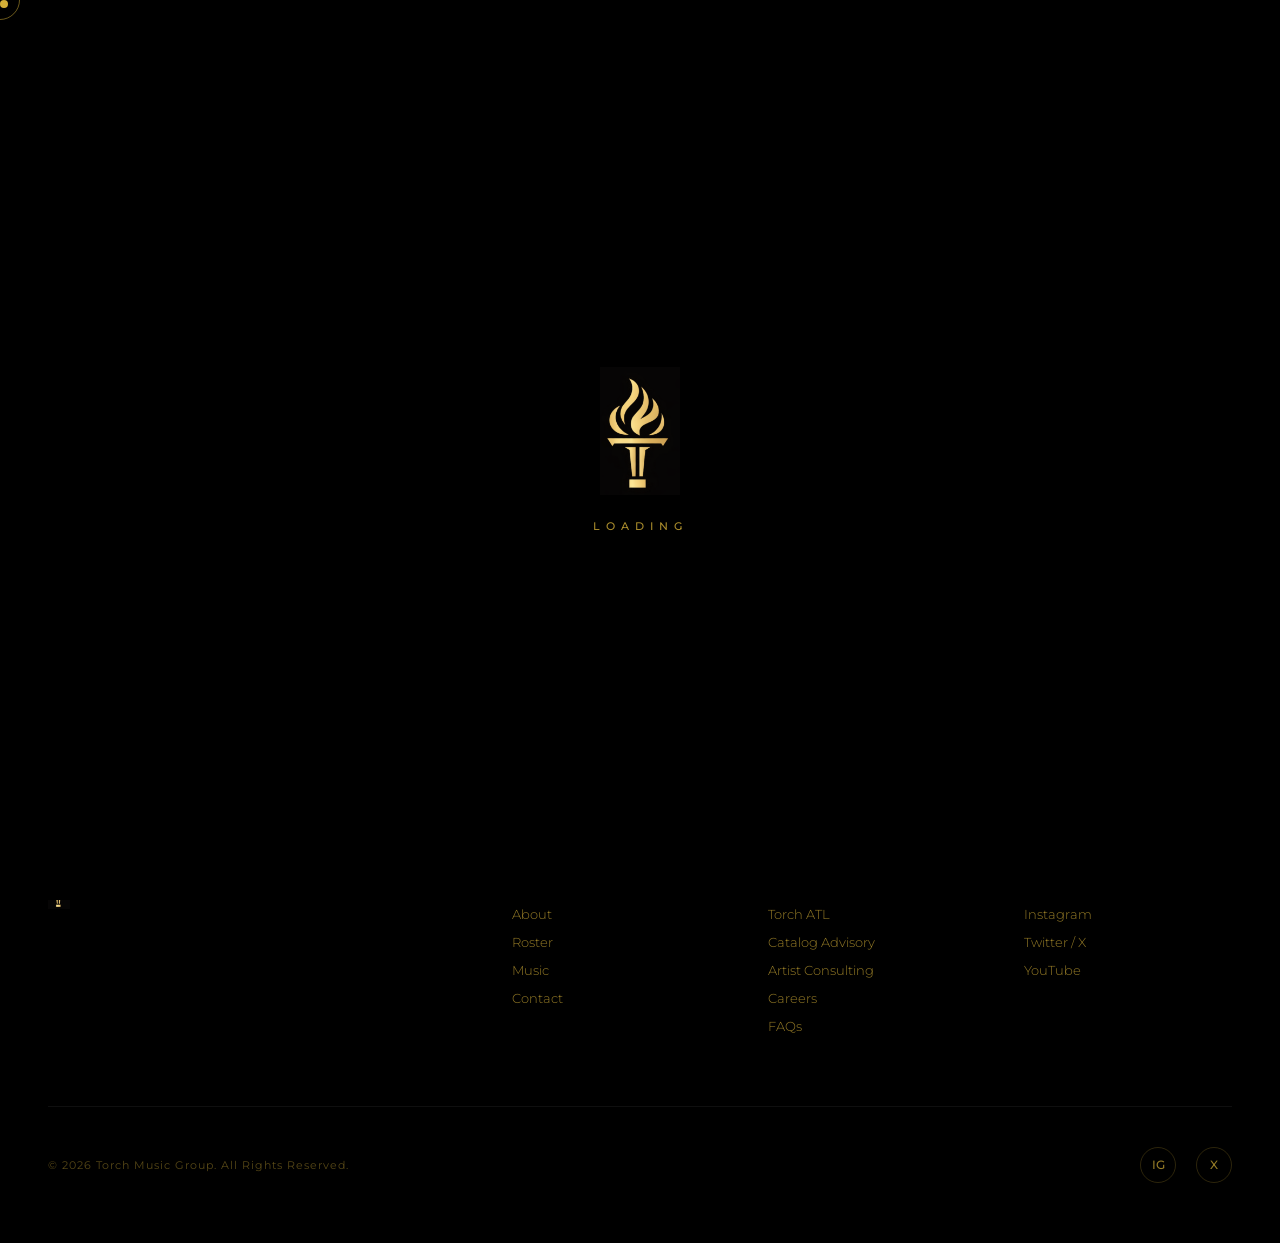
<file: careers.html>
<!DOCTYPE html>
<html lang="en">
<head>
    <meta charset="UTF-8">
    <meta name="viewport" content="width=device-width, initial-scale=1.0">
    <title>Careers — Torch Music Group</title>
    <meta name="description" content="Open roles and internships at Torch Music Group — building the next chapter of the music business.">
    <meta property="og:title" content="Careers — Torch Music Group">
    <meta property="og:description" content="Join the team building the next generation of music.">
    <meta property="og:image" content="images/tmg-gold-icon.png">
    <meta property="og:type" content="website">
    <link rel="icon" type="image/svg+xml" href="data:image/svg+xml,<svg xmlns='http://www.w3.org/2000/svg' viewBox='0 0 100 100'><rect fill='%230A0A0A' width='100' height='100' rx='12'/><text x='50' y='68' font-size='50' text-anchor='middle' fill='%23D4AF37' font-family='Georgia'>T</text></svg>">
    <link rel="preconnect" href="https://fonts.googleapis.com">
    <link rel="preconnect" href="https://fonts.gstatic.com" crossorigin>
    <link href="https://fonts.googleapis.com/css2?family=Playfair+Display:ital,wght@0,400;0,500;0,600;0,700;0,800;0,900;1,400;1,500;1,600&family=Cormorant+Garamond:ital,wght@0,300;0,400;0,500;0,600;0,700;1,300;1,400&family=Montserrat:wght@200;300;400;500;600;700&display=swap" rel="stylesheet">
    <link rel="stylesheet" href="styles.css">
</head>
<body>

<div class="loader" id="loader">
    <img src="images/tmg-gold-icon.png" alt="Loading" class="loader-icon">
    <span class="loader-text">Loading</span>
</div>

<div class="cursor-dot" id="cursorDot"></div>
<div class="cursor-ring" id="cursorRing"></div>

<nav id="navbar">
    <a href="index.html">
        <img src="images/tmg-torch-mark.png" alt="Torch Music Group" class="nav-logo" id="navLogo">
    </a>
    <ul class="nav-links">
        <li><a href="about.html">About</a></li>
        <li><a href="roster.html">Roster</a></li>
        <li><a href="music.html">Music</a></li>
        <li><a href="catalog-advisory.html">Catalog Advisory</a></li>
        <li><a href="artist-services.html">Consulting</a></li>
        <li><a href="https://torchatl.com" target="_blank" rel="noopener">Torch ATL</a></li>
        <li><a href="careers.html">Careers</a></li>
        <li><a href="faqs.html">FAQs</a></li>
        <li><a href="contact.html">Contact</a></li>
    </ul>
    <div class="nav-socials">
        <a href="https://www.instagram.com/thetorchgroup/" target="_blank" rel="noopener" aria-label="Instagram">
            <svg width="16" height="16" viewBox="0 0 24 24" fill="none" stroke="currentColor" stroke-width="1.5"><rect x="2" y="2" width="20" height="20" rx="5"/><circle cx="12" cy="12" r="5"/><circle cx="17.5" cy="6.5" r="1.5" fill="currentColor" stroke="none"/></svg>
        </a>
        <a href="https://x.com/torchmusicgroup" target="_blank" rel="noopener" aria-label="X">
            <svg width="16" height="16" viewBox="0 0 24 24" fill="none" stroke="currentColor" stroke-width="1.5"><path d="M4 4l6.5 8L4 20h2l5.5-6.8L16 20h4l-6.8-8.4L20 4h-2l-5.2 6.4L8 4H4z"/></svg>
        </a>
    </div>
    <button class="nav-menu-btn" id="menuBtn" aria-label="Menu">
        <span></span><span></span><span></span>
    </button>
</nav>

<div class="mobile-menu" id="mobileMenu">
    <a href="about.html" onclick="closeMobile()">About</a>
    <a href="roster.html" onclick="closeMobile()">Roster</a>
    <a href="music.html" onclick="closeMobile()">Music</a>
    <a href="catalog-advisory.html" onclick="closeMobile()">Catalog Advisory</a>
    <a href="artist-services.html" onclick="closeMobile()">Consulting</a>
    <a href="https://torchatl.com" target="_blank" rel="noopener">Torch ATL</a>
    <a href="careers.html" onclick="closeMobile()">Careers</a>
    <a href="faqs.html" onclick="closeMobile()">FAQs</a>
    <a href="contact.html" onclick="closeMobile()">Contact</a>
</div>

<section class="section careers-section">
    <div class="section-inner">
        <div class="section-label reveal">Join Us</div>
        <h2 class="section-title reveal reveal-delay-1"><span class="gold">Careers</span> at Torch</h2>
        <p class="section-text reveal reveal-delay-2">We&rsquo;re building the infrastructure for the next generation of music. If you move with intention and refuse to settle for average, we want to hear from you.</p>

        <div class="careers-grid">
            <div class="career-card reveal">
                <h3>Road Manager</h3>
                <span class="career-type">Part-Time &middot; Houston, TX</span>
                <p>Run day-of show operations on the road &mdash; advancing, travel logistics, settlement, and on-site artist support.</p>
                <a href="mailto:careers@torchmusicgroup.com?subject=Road%20Manager%20Application" class="career-apply">Apply</a>
            </div>
            <div class="career-card reveal reveal-delay-1">
                <h3>Marketing &amp; Content Intern</h3>
                <span class="career-type">Internship &middot; Atlanta, GA</span>
                <p>Create content, manage social strategy, and support marketing campaigns across the Torch Music Group ecosystem.</p>
                <a href="mailto:careers@torchmusicgroup.com?subject=Marketing%20Intern%20Application" class="career-apply">Apply</a>
            </div>
        </div>

        <p class="careers-note reveal">Don&rsquo;t see your role? We&rsquo;re always looking for exceptional talent. Email <a href="mailto:careers@torchmusicgroup.com">careers@torchmusicgroup.com</a></p>
    </div>
</section>

<footer>
    <div class="footer-inner">
        <div class="footer-brand">
            <img src="images/tmg-gold-icon.png" alt="Torch Music Group" class="footer-logo">
        </div>
        <div class="footer-col">
            <div class="footer-col-title">Company</div>
            <a href="about.html">About</a>
            <a href="roster.html">Roster</a>
            <a href="music.html">Music</a>
            <a href="contact.html">Contact</a>
        </div>
        <div class="footer-col">
            <div class="footer-col-title">Ecosystem</div>
            <a href="https://torchatl.com" target="_blank" rel="noopener">Torch ATL</a>
            <a href="catalog-advisory.html">Catalog Advisory</a>
            <a href="artist-services.html">Artist Consulting</a>
            <a href="careers.html">Careers</a>
            <a href="faqs.html">FAQs</a>
        </div>
        <div class="footer-col">
            <div class="footer-col-title">Follow</div>
            <a href="https://www.instagram.com/thetorchgroup/" target="_blank" rel="noopener">Instagram</a>
            <a href="https://x.com/torchmusicgroup" target="_blank" rel="noopener">Twitter / X</a>
            <a href="https://www.youtube.com/@TheTorchGroup" target="_blank" rel="noopener">YouTube</a>
        </div>
    </div>
    <div class="footer-bottom">
        <div class="footer-copy">&copy; 2026 Torch Music Group. All Rights Reserved.</div>
        <div class="footer-socials">
            <a href="https://www.instagram.com/thetorchgroup/" target="_blank" rel="noopener" aria-label="Instagram">IG</a>
            <a href="https://x.com/torchmusicgroup" target="_blank" rel="noopener" aria-label="Twitter">X</a>
        </div>
    </div>
</footer>

<script src="script.js"></script>
</body>
</html>
</file>
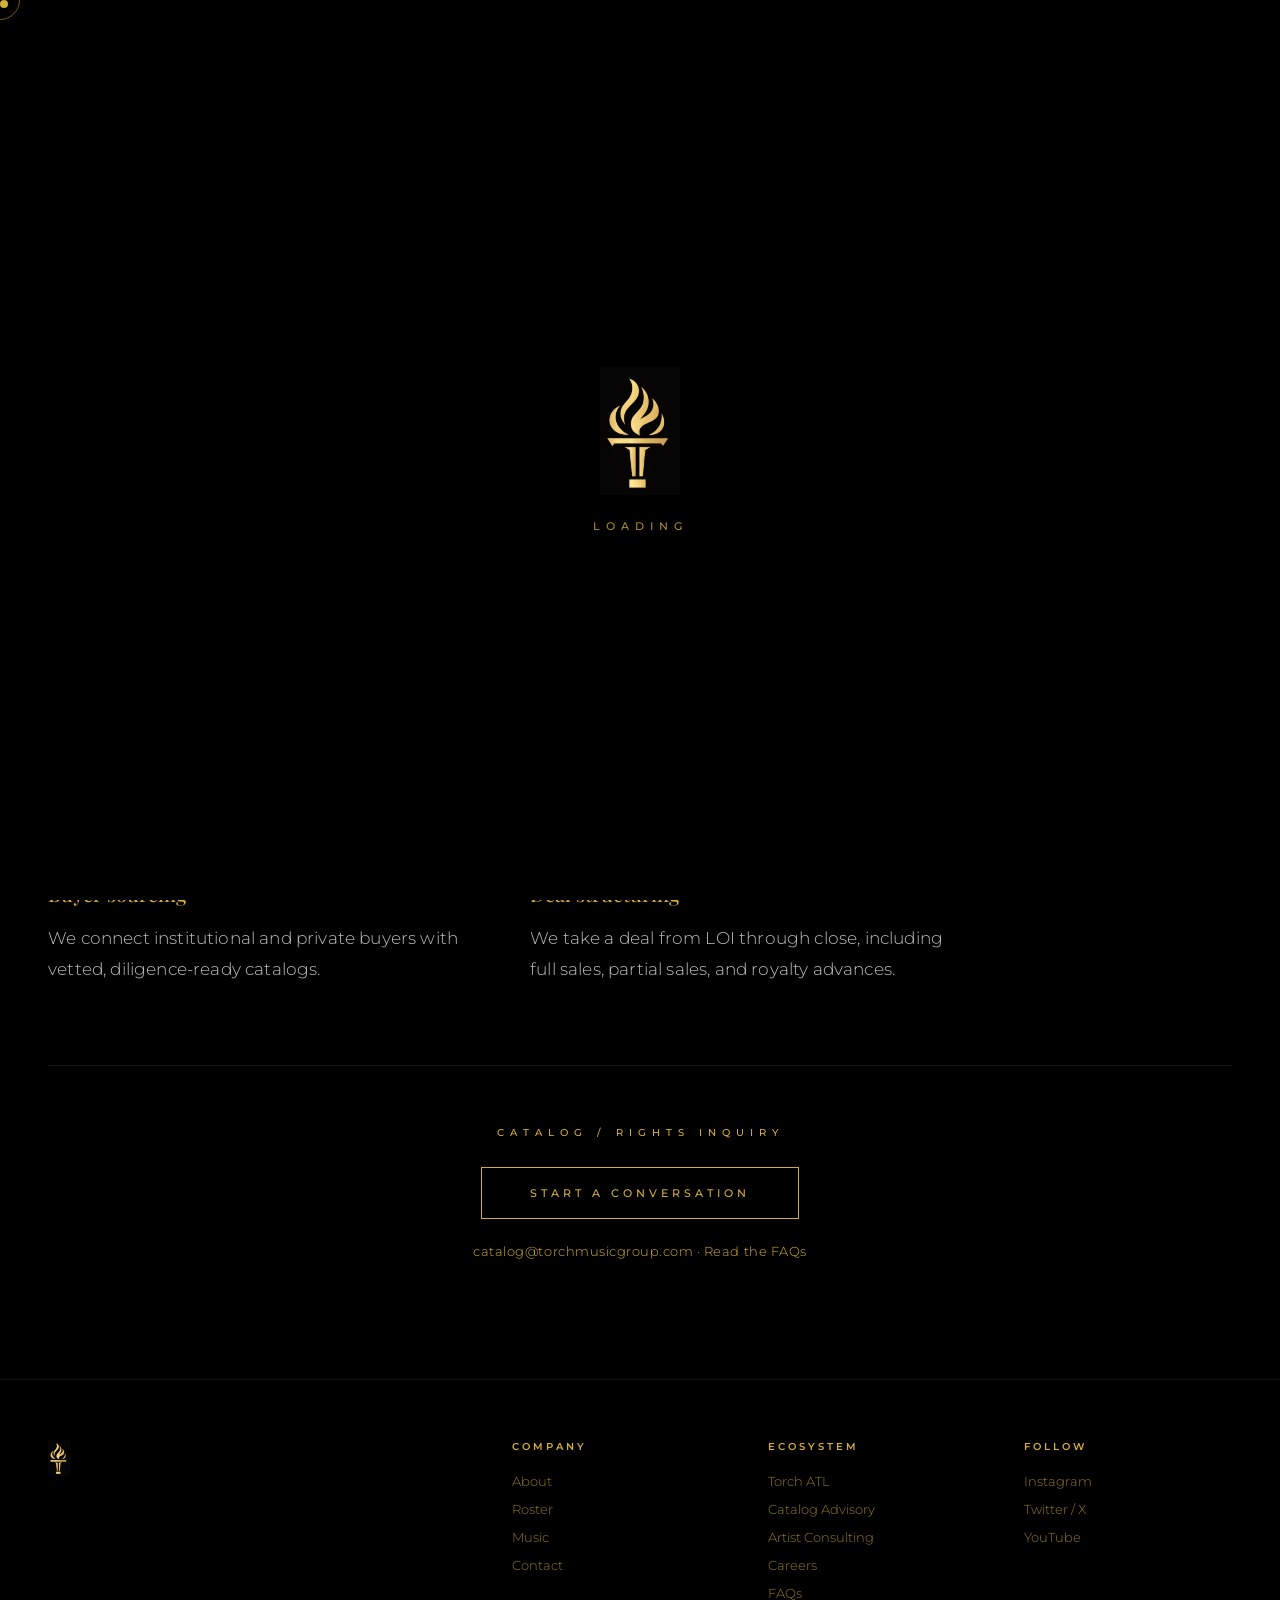
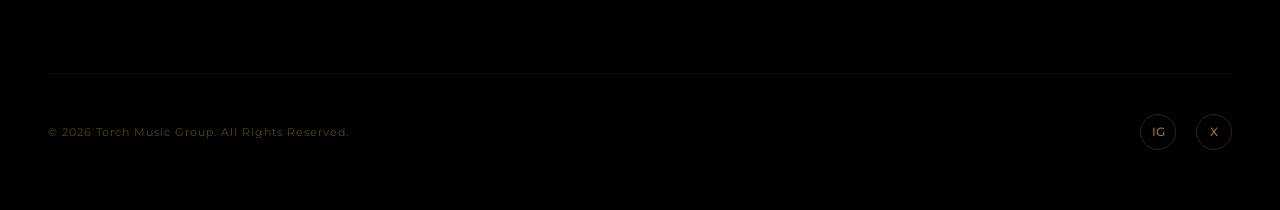
<file: catalog-advisory.html>
<!DOCTYPE html>
<html lang="en">
<head>
    <meta charset="UTF-8">
    <meta name="viewport" content="width=device-width, initial-scale=1.0">
    <title>Catalog Advisory &amp; Music Rights Brokerage | Torch Music Group</title>
    <meta name="description" content="Catalog advisory and music rights brokerage from Torch Music Group. Catalog valuation analysis, sell-side representation, buyer sourcing and deal structuring for songwriters, producers, artists and estates.">
    <link rel="canonical" href="https://torchmusicgroup.com/catalog-advisory">
    <meta property="og:title" content="Catalog Advisory &amp; Music Rights Brokerage | Torch Music Group">
    <meta property="og:description" content="Your catalog is an asset. We treat it like one. Valuation, sell-side representation, buyer sourcing and deal structuring for music rights.">
    <meta property="og:url" content="https://torchmusicgroup.com/catalog-advisory">
    <meta property="og:image" content="https://torchmusicgroup.com/images/tmg-gold-icon.png">
    <meta property="og:type" content="website">
    <link rel="icon" type="image/svg+xml" href="data:image/svg+xml,<svg xmlns='http://www.w3.org/2000/svg' viewBox='0 0 100 100'><rect fill='%230A0A0A' width='100' height='100' rx='12'/><text x='50' y='68' font-size='50' text-anchor='middle' fill='%23D4AF37' font-family='Georgia'>T</text></svg>">
    <link rel="preconnect" href="https://fonts.googleapis.com">
    <link rel="preconnect" href="https://fonts.gstatic.com" crossorigin>
    <link href="https://fonts.googleapis.com/css2?family=Playfair+Display:ital,wght@0,400;0,500;0,600;0,700;0,800;0,900;1,400;1,500;1,600&family=Cormorant+Garamond:ital,wght@0,300;0,400;0,500;0,600;0,700;1,300;1,400&family=Montserrat:wght@200;300;400;500;600;700&display=swap" rel="stylesheet">
    <link rel="stylesheet" href="styles.css?v=20261006a">
</head>
<body>

<div class="loader" id="loader">
    <img src="images/tmg-gold-icon.png" alt="Loading" class="loader-icon">
    <span class="loader-text">Loading</span>
</div>

<div class="cursor-dot" id="cursorDot"></div>
<div class="cursor-ring" id="cursorRing"></div>

<nav id="navbar">
    <a href="index.html">
        <img src="images/tmg-torch-mark.png" alt="Torch Music Group" class="nav-logo" id="navLogo">
    </a>
    <ul class="nav-links">
        <li><a href="about.html">About</a></li>
        <li><a href="roster.html">Roster</a></li>
        <li><a href="music.html">Music</a></li>
        <li><a href="catalog-advisory.html">Catalog Advisory</a></li>
        <li><a href="artist-services.html">Consulting</a></li>
        <li><a href="https://torchatl.com" target="_blank" rel="noopener">Torch ATL</a></li>
        <li><a href="careers.html">Careers</a></li>
        <li><a href="faqs.html">FAQs</a></li>
        <li><a href="contact.html">Contact</a></li>
    </ul>
    <div class="nav-socials">
        <a href="https://www.instagram.com/thetorchgroup/" target="_blank" rel="noopener" aria-label="Instagram">
            <svg width="16" height="16" viewBox="0 0 24 24" fill="none" stroke="currentColor" stroke-width="1.5"><rect x="2" y="2" width="20" height="20" rx="5"/><circle cx="12" cy="12" r="5"/><circle cx="17.5" cy="6.5" r="1.5" fill="currentColor" stroke="none"/></svg>
        </a>
        <a href="https://x.com/torchmusicgroup" target="_blank" rel="noopener" aria-label="X">
            <svg width="16" height="16" viewBox="0 0 24 24" fill="none" stroke="currentColor" stroke-width="1.5"><path d="M4 4l6.5 8L4 20h2l5.5-6.8L16 20h4l-6.8-8.4L20 4h-2l-5.2 6.4L8 4H4z"/></svg>
        </a>
    </div>
    <button class="nav-menu-btn" id="menuBtn" aria-label="Menu">
        <span></span><span></span><span></span>
    </button>
</nav>

<div class="mobile-menu" id="mobileMenu">
    <a href="about.html" onclick="closeMobile()">About</a>
    <a href="roster.html" onclick="closeMobile()">Roster</a>
    <a href="music.html" onclick="closeMobile()">Music</a>
    <a href="catalog-advisory.html" onclick="closeMobile()">Catalog Advisory</a>
    <a href="artist-services.html" onclick="closeMobile()">Consulting</a>
    <a href="https://torchatl.com" target="_blank" rel="noopener">Torch ATL</a>
    <a href="careers.html" onclick="closeMobile()">Careers</a>
    <a href="faqs.html" onclick="closeMobile()">FAQs</a>
    <a href="contact.html" onclick="closeMobile()">Contact</a>
</div>

<section class="section about-page advisory-page">
    <div class="section-inner">
        <div class="advisory-intro">
            <h1 class="section-title reveal">Catalog Advisory</h1>
            <p class="advisory-tagline reveal reveal-delay-1">Your catalog is an asset. We treat it like one.</p>
            <div class="gold-divider reveal reveal-delay-1"></div>
            <div class="about-copy">
                <p class="section-text reveal reveal-delay-2">Torch Music Group advises songwriters, producers, artists and estates on the value and sale of their music rights. We work across publishing, writer&rsquo;s share, master royalties, and neighboring rights income.</p>
            </div>
        </div>

        <div class="about-block">
            <h2 class="about-section-heading reveal">What We Do</h2>
            <div class="what-we-do four-pillars">
                <div class="wwd-pillar reveal">
                    <h3 class="wwd-title">Catalog valuation analysis</h3>
                    <p class="wwd-text">We review royalty statements across all payors to establish what a catalog actually earns and what the market will pay for it.</p>
                </div>
                <div class="wwd-pillar reveal reveal-delay-1">
                    <h3 class="wwd-title">Sell-side representation</h3>
                    <p class="wwd-text">We prepare the data room, position the catalog, and bring it to qualified buyers.</p>
                </div>
                <div class="wwd-pillar reveal">
                    <h3 class="wwd-title">Buyer sourcing</h3>
                    <p class="wwd-text">We connect institutional and private buyers with vetted, diligence-ready catalogs.</p>
                </div>
                <div class="wwd-pillar reveal reveal-delay-1">
                    <h3 class="wwd-title">Deal structuring</h3>
                    <p class="wwd-text">We take a deal from LOI through close, including full sales, partial sales, and royalty advances.</p>
                </div>
            </div>
        </div>

        <div class="advisory-cta reveal">
            <div class="section-label">Catalog / Rights Inquiry</div>
            <a href="mailto:catalog@torchmusicgroup.com?subject=Catalog%20%2F%20Rights%20Inquiry" class="contact-btn">Start a Conversation</a>
            <p class="advisory-cta-note"><a href="mailto:catalog@torchmusicgroup.com">catalog@torchmusicgroup.com</a> &middot; <a href="faqs.html">Read the FAQs</a></p>
        </div>
    </div>
</section>

<footer>
    <div class="footer-inner">
        <div class="footer-brand">
            <img src="images/tmg-gold-icon.png" alt="Torch Music Group" class="footer-logo">
        </div>
        <div class="footer-col">
            <div class="footer-col-title">Company</div>
            <a href="about.html">About</a>
            <a href="roster.html">Roster</a>
            <a href="music.html">Music</a>
            <a href="contact.html">Contact</a>
        </div>
        <div class="footer-col">
            <div class="footer-col-title">Ecosystem</div>
            <a href="https://torchatl.com" target="_blank" rel="noopener">Torch ATL</a>
            <a href="catalog-advisory.html">Catalog Advisory</a>
            <a href="artist-services.html">Artist Consulting</a>
            <a href="careers.html">Careers</a>
            <a href="faqs.html">FAQs</a>
        </div>
        <div class="footer-col">
            <div class="footer-col-title">Follow</div>
            <a href="https://www.instagram.com/thetorchgroup/" target="_blank" rel="noopener">Instagram</a>
            <a href="https://x.com/torchmusicgroup" target="_blank" rel="noopener">Twitter / X</a>
            <a href="https://www.youtube.com/@TheTorchGroup" target="_blank" rel="noopener">YouTube</a>
        </div>
    </div>
    <div class="footer-bottom">
        <div class="footer-copy">&copy; 2026 Torch Music Group. All Rights Reserved.</div>
        <div class="footer-socials">
            <a href="https://www.instagram.com/thetorchgroup/" target="_blank" rel="noopener" aria-label="Instagram">IG</a>
            <a href="https://x.com/torchmusicgroup" target="_blank" rel="noopener" aria-label="Twitter">X</a>
        </div>
    </div>
</footer>

<script src="script.js"></script>
</body>
</html>
</file>
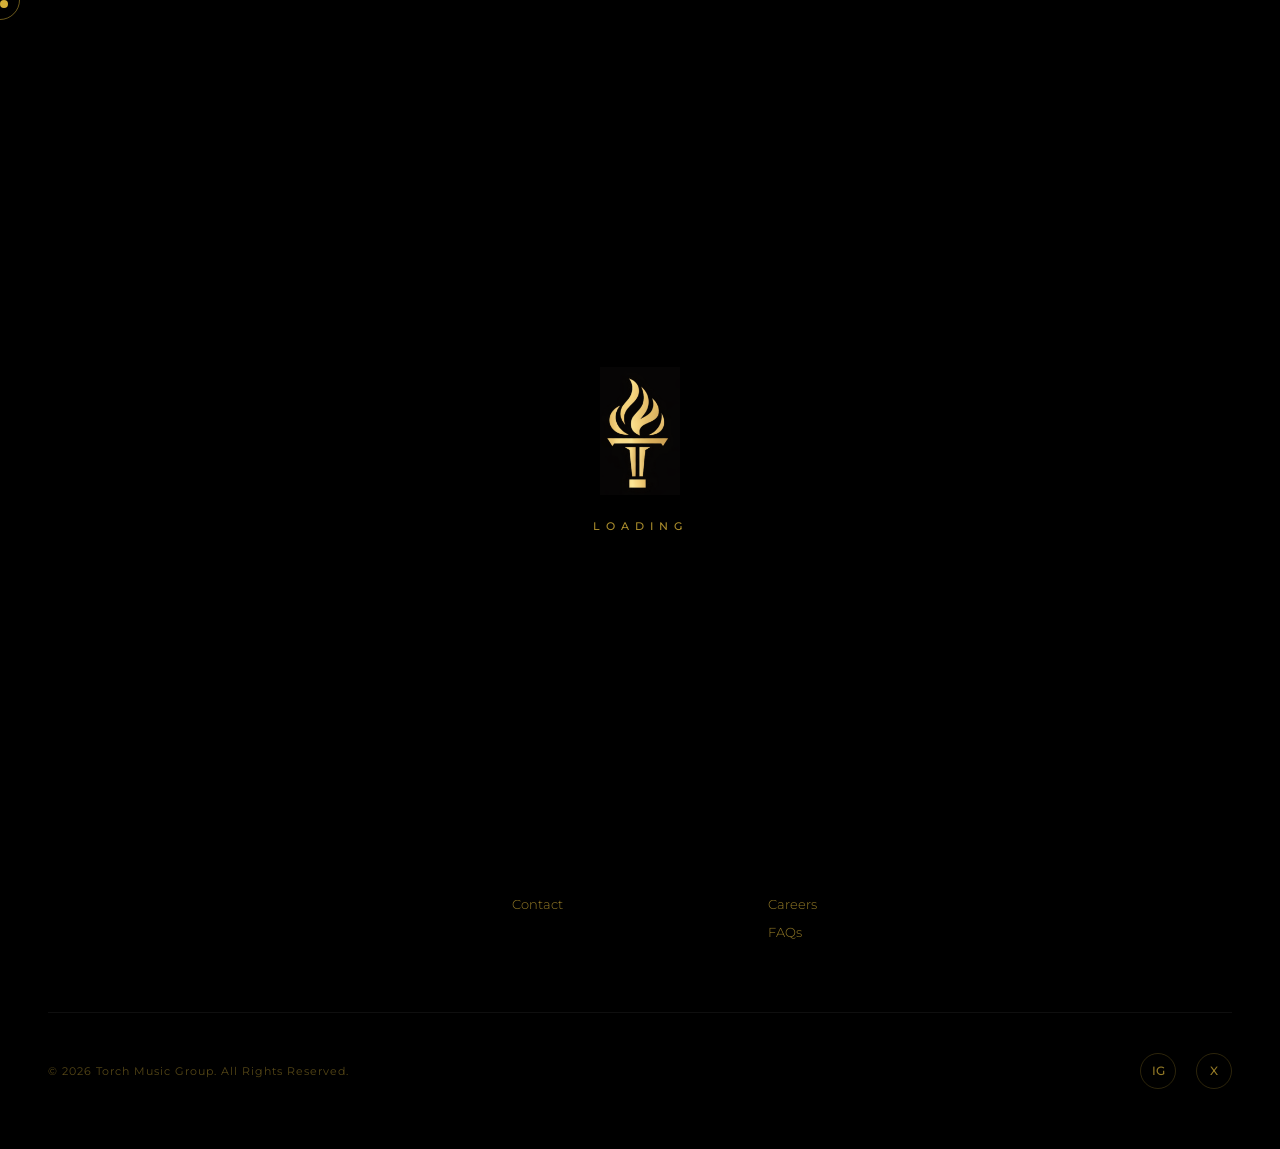
<file: contact.html>
<!DOCTYPE html>
<html lang="en">
<head>
    <meta charset="UTF-8">
    <meta name="viewport" content="width=device-width, initial-scale=1.0">
    <title>Contact — Torch Music Group</title>
    <meta name="description" content="Get in touch with Torch Music Group — general inquiries, studio bookings, catalog and rights inquiries, sync licensing, and partnerships.">
    <meta property="og:title" content="Contact — Torch Music Group">
    <meta property="og:description" content="Get in touch with Torch Music Group.">
    <meta property="og:image" content="images/tmg-gold-icon.png">
    <meta property="og:type" content="website">
    <link rel="icon" type="image/svg+xml" href="data:image/svg+xml,<svg xmlns='http://www.w3.org/2000/svg' viewBox='0 0 100 100'><rect fill='%230A0A0A' width='100' height='100' rx='12'/><text x='50' y='68' font-size='50' text-anchor='middle' fill='%23D4AF37' font-family='Georgia'>T</text></svg>">
    <link rel="preconnect" href="https://fonts.googleapis.com">
    <link rel="preconnect" href="https://fonts.gstatic.com" crossorigin>
    <link href="https://fonts.googleapis.com/css2?family=Playfair+Display:ital,wght@0,400;0,500;0,600;0,700;0,800;0,900;1,400;1,500;1,600&family=Cormorant+Garamond:ital,wght@0,300;0,400;0,500;0,600;0,700;1,300;1,400&family=Montserrat:wght@200;300;400;500;600;700&display=swap" rel="stylesheet">
    <link rel="stylesheet" href="styles.css">
</head>
<body>

<div class="loader" id="loader">
    <img src="images/tmg-gold-icon.png" alt="Loading" class="loader-icon">
    <span class="loader-text">Loading</span>
</div>

<div class="cursor-dot" id="cursorDot"></div>
<div class="cursor-ring" id="cursorRing"></div>

<nav id="navbar">
    <a href="index.html">
        <img src="images/tmg-torch-mark.png" alt="Torch Music Group" class="nav-logo" id="navLogo">
    </a>
    <ul class="nav-links">
        <li><a href="about.html">About</a></li>
        <li><a href="roster.html">Roster</a></li>
        <li><a href="music.html">Music</a></li>
        <li><a href="catalog-advisory.html">Catalog Advisory</a></li>
        <li><a href="artist-services.html">Consulting</a></li>
        <li><a href="https://torchatl.com" target="_blank" rel="noopener">Torch ATL</a></li>
        <li><a href="careers.html">Careers</a></li>
        <li><a href="faqs.html">FAQs</a></li>
        <li><a href="contact.html">Contact</a></li>
    </ul>
    <div class="nav-socials">
        <a href="https://www.instagram.com/thetorchgroup/" target="_blank" rel="noopener" aria-label="Instagram">
            <svg width="16" height="16" viewBox="0 0 24 24" fill="none" stroke="currentColor" stroke-width="1.5"><rect x="2" y="2" width="20" height="20" rx="5"/><circle cx="12" cy="12" r="5"/><circle cx="17.5" cy="6.5" r="1.5" fill="currentColor" stroke="none"/></svg>
        </a>
        <a href="https://x.com/torchmusicgroup" target="_blank" rel="noopener" aria-label="X">
            <svg width="16" height="16" viewBox="0 0 24 24" fill="none" stroke="currentColor" stroke-width="1.5"><path d="M4 4l6.5 8L4 20h2l5.5-6.8L16 20h4l-6.8-8.4L20 4h-2l-5.2 6.4L8 4H4z"/></svg>
        </a>
    </div>
    <button class="nav-menu-btn" id="menuBtn" aria-label="Menu">
        <span></span><span></span><span></span>
    </button>
</nav>

<div class="mobile-menu" id="mobileMenu">
    <a href="about.html" onclick="closeMobile()">About</a>
    <a href="roster.html" onclick="closeMobile()">Roster</a>
    <a href="music.html" onclick="closeMobile()">Music</a>
    <a href="catalog-advisory.html" onclick="closeMobile()">Catalog Advisory</a>
    <a href="artist-services.html" onclick="closeMobile()">Consulting</a>
    <a href="https://torchatl.com" target="_blank" rel="noopener">Torch ATL</a>
    <a href="careers.html" onclick="closeMobile()">Careers</a>
    <a href="faqs.html" onclick="closeMobile()">FAQs</a>
    <a href="contact.html" onclick="closeMobile()">Contact</a>
</div>

<section class="section contact">
    <div class="contact-inner">
        <h2 class="contact-title reveal">Get in <span class="gold">Touch.</span></h2>

        <div class="contact-categories reveal reveal-delay-1">
            <div class="contact-category">
                <span class="contact-email-label">General Inquiries</span>
                <a href="mailto:info@torchmusicgroup.com">info@torchmusicgroup.com</a>
            </div>
            <div class="contact-category">
                <span class="contact-email-label">Torch ATL &mdash; Studio Bookings</span>
                <a href="mailto:bookings@torchatl.com">bookings@torchatl.com</a>
            </div>
            <div class="contact-category">
                <span class="contact-email-label">Catalog / Rights Inquiry</span>
                <a href="mailto:catalog@torchmusicgroup.com">catalog@torchmusicgroup.com</a>
            </div>
            <div class="contact-category">
                <span class="contact-email-label">Artist Services (Audit &amp; Buildout)</span>
                <a href="artist-services.html">Book the Artist Audit &rarr;</a>
            </div>
        </div>

        <div class="contact-socials reveal reveal-delay-2">
            <a href="https://www.instagram.com/thetorchgroup/" target="_blank" rel="noopener" class="social-icon" aria-label="Instagram">
                <svg width="20" height="20" viewBox="0 0 24 24" fill="none" stroke="currentColor" stroke-width="1.5"><rect x="2" y="2" width="20" height="20" rx="5"/><circle cx="12" cy="12" r="5"/><circle cx="17.5" cy="6.5" r="1.5" fill="currentColor" stroke="none"/></svg>
            </a>
            <a href="https://x.com/torchmusicgroup" target="_blank" rel="noopener" class="social-icon" aria-label="X / Twitter">
                <svg width="20" height="20" viewBox="0 0 24 24" fill="none" stroke="currentColor" stroke-width="1.5"><path d="M4 4l6.5 8L4 20h2l5.5-6.8L16 20h4l-6.8-8.4L20 4h-2l-5.2 6.4L8 4H4z"/></svg>
            </a>
        </div>
    </div>
</section>

<footer>
    <div class="footer-inner">
        <div class="footer-brand">
            <img src="images/tmg-gold-icon.png" alt="Torch Music Group" class="footer-logo">
        </div>
        <div class="footer-col">
            <div class="footer-col-title">Company</div>
            <a href="about.html">About</a>
            <a href="roster.html">Roster</a>
            <a href="music.html">Music</a>
            <a href="contact.html">Contact</a>
        </div>
        <div class="footer-col">
            <div class="footer-col-title">Ecosystem</div>
            <a href="https://torchatl.com" target="_blank" rel="noopener">Torch ATL</a>
            <a href="catalog-advisory.html">Catalog Advisory</a>
            <a href="artist-services.html">Artist Consulting</a>
            <a href="careers.html">Careers</a>
            <a href="faqs.html">FAQs</a>
        </div>
        <div class="footer-col">
            <div class="footer-col-title">Follow</div>
            <a href="https://www.instagram.com/thetorchgroup/" target="_blank" rel="noopener">Instagram</a>
            <a href="https://x.com/torchmusicgroup" target="_blank" rel="noopener">Twitter / X</a>
            <a href="https://www.youtube.com/@TheTorchGroup" target="_blank" rel="noopener">YouTube</a>
        </div>
    </div>
    <div class="footer-bottom">
        <div class="footer-copy">&copy; 2026 Torch Music Group. All Rights Reserved.</div>
        <div class="footer-socials">
            <a href="https://www.instagram.com/thetorchgroup/" target="_blank" rel="noopener" aria-label="Instagram">IG</a>
            <a href="https://x.com/torchmusicgroup" target="_blank" rel="noopener" aria-label="Twitter">X</a>
        </div>
    </div>
</footer>

<script src="script.js"></script>
</body>
</html>
</file>
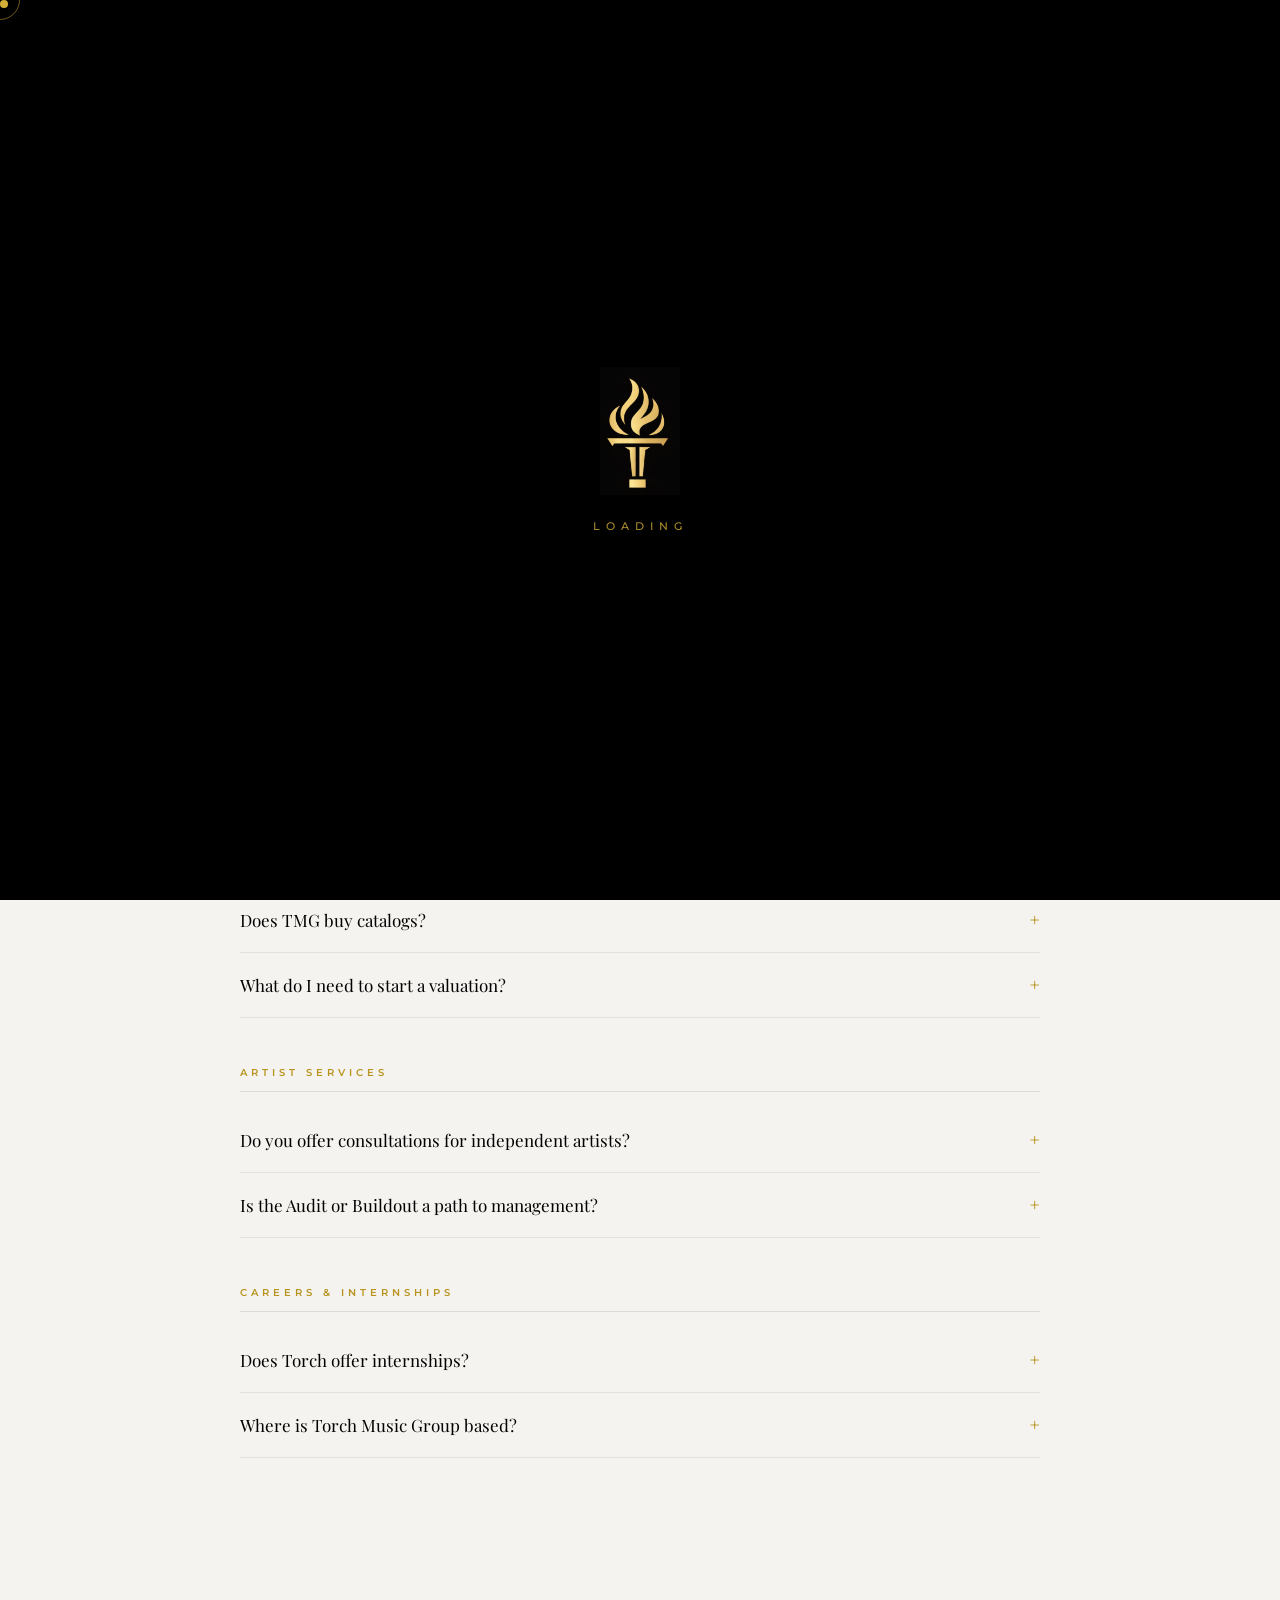
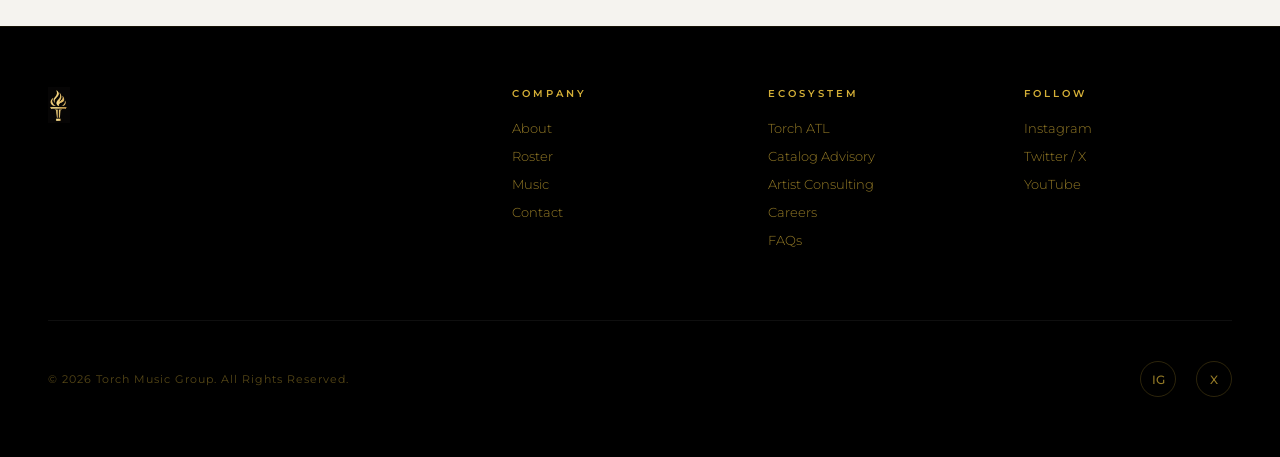
<file: faqs.html>
<!DOCTYPE html>
<html lang="en">
<head>
    <meta charset="UTF-8">
    <meta name="viewport" content="width=device-width, initial-scale=1.0">
    <title>FAQs — Torch Music Group</title>
    <meta name="description" content="Frequently asked questions about music submissions, partnerships, catalog advisory, and working with Torch Music Group.">
    <meta property="og:title" content="FAQs — Torch Music Group">
    <meta property="og:description" content="Answers about submissions, partnerships, and working with TMG.">
    <meta property="og:image" content="images/tmg-gold-icon.png">
    <meta property="og:type" content="website">
    <link rel="icon" type="image/svg+xml" href="data:image/svg+xml,<svg xmlns='http://www.w3.org/2000/svg' viewBox='0 0 100 100'><rect fill='%230A0A0A' width='100' height='100' rx='12'/><text x='50' y='68' font-size='50' text-anchor='middle' fill='%23D4AF37' font-family='Georgia'>T</text></svg>">
    <link rel="preconnect" href="https://fonts.googleapis.com">
    <link rel="preconnect" href="https://fonts.gstatic.com" crossorigin>
    <link href="https://fonts.googleapis.com/css2?family=Playfair+Display:ital,wght@0,400;0,500;0,600;0,700;0,800;0,900;1,400;1,500;1,600&family=Cormorant+Garamond:ital,wght@0,300;0,400;0,500;0,600;0,700;1,300;1,400&family=Montserrat:wght@200;300;400;500;600;700&display=swap" rel="stylesheet">
    <link rel="stylesheet" href="styles.css">
</head>
<body>

<div class="loader" id="loader">
    <img src="images/tmg-gold-icon.png" alt="Loading" class="loader-icon">
    <span class="loader-text">Loading</span>
</div>

<div class="cursor-dot" id="cursorDot"></div>
<div class="cursor-ring" id="cursorRing"></div>

<nav id="navbar">
    <a href="index.html">
        <img src="images/tmg-torch-mark.png" alt="Torch Music Group" class="nav-logo" id="navLogo">
    </a>
    <ul class="nav-links">
        <li><a href="about.html">About</a></li>
        <li><a href="roster.html">Roster</a></li>
        <li><a href="music.html">Music</a></li>
        <li><a href="catalog-advisory.html">Catalog Advisory</a></li>
        <li><a href="artist-services.html">Consulting</a></li>
        <li><a href="https://torchatl.com" target="_blank" rel="noopener">Torch ATL</a></li>
        <li><a href="careers.html">Careers</a></li>
        <li><a href="faqs.html">FAQs</a></li>
        <li><a href="contact.html">Contact</a></li>
    </ul>
    <div class="nav-socials">
        <a href="https://www.instagram.com/thetorchgroup/" target="_blank" rel="noopener" aria-label="Instagram">
            <svg width="16" height="16" viewBox="0 0 24 24" fill="none" stroke="currentColor" stroke-width="1.5"><rect x="2" y="2" width="20" height="20" rx="5"/><circle cx="12" cy="12" r="5"/><circle cx="17.5" cy="6.5" r="1.5" fill="currentColor" stroke="none"/></svg>
        </a>
        <a href="https://x.com/torchmusicgroup" target="_blank" rel="noopener" aria-label="X">
            <svg width="16" height="16" viewBox="0 0 24 24" fill="none" stroke="currentColor" stroke-width="1.5"><path d="M4 4l6.5 8L4 20h2l5.5-6.8L16 20h4l-6.8-8.4L20 4h-2l-5.2 6.4L8 4H4z"/></svg>
        </a>
    </div>
    <button class="nav-menu-btn" id="menuBtn" aria-label="Menu">
        <span></span><span></span><span></span>
    </button>
</nav>

<div class="mobile-menu" id="mobileMenu">
    <a href="about.html" onclick="closeMobile()">About</a>
    <a href="roster.html" onclick="closeMobile()">Roster</a>
    <a href="music.html" onclick="closeMobile()">Music</a>
    <a href="catalog-advisory.html" onclick="closeMobile()">Catalog Advisory</a>
    <a href="artist-services.html" onclick="closeMobile()">Consulting</a>
    <a href="https://torchatl.com" target="_blank" rel="noopener">Torch ATL</a>
    <a href="careers.html" onclick="closeMobile()">Careers</a>
    <a href="faqs.html" onclick="closeMobile()">FAQs</a>
    <a href="contact.html" onclick="closeMobile()">Contact</a>
</div>

<section class="section faqs-section">
    <div class="section-inner">
        <div class="section-label reveal">Information</div>
        <h2 class="section-title reveal reveal-delay-1">Frequently Asked <span class="gold">Questions</span></h2>

        <div class="faq-list">
            <div class="faq-category reveal">
                <h3 class="faq-category-title">Music Submissions</h3>
                <div class="faq-item">
                    <button class="faq-question" onclick="toggleFaq(this)">
                        How do I submit music to Torch Music Group?
                        <span class="faq-toggle">+</span>
                    </button>
                    <div class="faq-answer">
                        <p>Send your best 2&ndash;3 tracks (links only &mdash; no attachments) to <a href="mailto:ar@torchmusicgroup.com">ar@torchmusicgroup.com</a>. Include your name, city, social media links, and a brief bio. We listen to every submission. If it&rsquo;s a fit, we&rsquo;ll reach out within 2&ndash;4 weeks.</p>
                    </div>
                </div>
                <div class="faq-item">
                    <button class="faq-question" onclick="toggleFaq(this)">
                        What kind of artists does Torch sign?
                        <span class="faq-toggle">+</span>
                    </button>
                    <div class="faq-answer">
                        <p>We look for artists who are committed to craft, have a clear identity, and are building something that lasts. Genre is secondary &mdash; we prioritize intention, authenticity, and work ethic. We sign artists, not trends.</p>
                    </div>
                </div>
                <div class="faq-item">
                    <button class="faq-question" onclick="toggleFaq(this)">
                        Does Torch accept producer or songwriter submissions?
                        <span class="faq-toggle">+</span>
                    </button>
                    <div class="faq-answer">
                        <p>Yes. Producers and songwriters can submit to the same email. Include credits, a brief description of your sound, and links to your work. We&rsquo;re always looking for collaborators who match our standard.</p>
                    </div>
                </div>
            </div>

            <div class="faq-category reveal reveal-delay-1">
                <h3 class="faq-category-title">Business &amp; Partnerships</h3>
                <div class="faq-item">
                    <button class="faq-question" onclick="toggleFaq(this)">
                        What does Torch Music Group offer artists?
                        <span class="faq-toggle">+</span>
                    </button>
                    <div class="faq-answer">
                        <p>Full-service artist management, A&R, creative direction, release strategy, brand development, and access to the Torch ATL recording estate. Every deal is structured around ownership, transparency, and long-term artist growth.</p>
                    </div>
                </div>
                <div class="faq-item">
                    <button class="faq-question" onclick="toggleFaq(this)">
                        Who do I contact for sync licensing?
                        <span class="faq-toggle">+</span>
                    </button>
                    <div class="faq-answer">
                        <p>For sync inquiries, contact <a href="mailto:sync@torchmusicgroup.com">sync@torchmusicgroup.com</a> with details about your project, placement type, and timeline. We&rsquo;ll respond with available catalog options.</p>
                    </div>
                </div>
                <div class="faq-item">
                    <button class="faq-question" onclick="toggleFaq(this)">
                        How can I partner with Torch?
                        <span class="faq-toggle">+</span>
                    </button>
                    <div class="faq-answer">
                        <p>For partnerships, sponsorships, or business inquiries, email <a href="mailto:info@torchmusicgroup.com">info@torchmusicgroup.com</a>. We&rsquo;re open to strategic collaborations that align with our brand and mission.</p>
                    </div>
                </div>
            </div>

            <div class="faq-category reveal reveal-delay-2">
                <h3 class="faq-category-title">Catalog Advisory</h3>
                <div class="faq-item">
                    <button class="faq-question" onclick="toggleFaq(this)">
                        Does TMG buy catalogs?
                        <span class="faq-toggle">+</span>
                    </button>
                    <div class="faq-answer">
                        <p>No. Torch Music Group is an advisor and broker, not a buyer. We value the catalog, prepare it for market, and bring it to qualified institutional and private buyers. Learn more on our <a href="catalog-advisory.html">Catalog Advisory</a> page.</p>
                    </div>
                </div>
                <div class="faq-item">
                    <button class="faq-question" onclick="toggleFaq(this)">
                        What do I need to start a valuation?
                        <span class="faq-toggle">+</span>
                    </button>
                    <div class="faq-answer">
                        <p>Your royalty statements for the last three years from every payor that pays you: your PRO, publisher or administrator, label or distributor, and SoundExchange where it applies. Send the PDF and the CSV for each statement if you have them. A list of your songs or recordings with your ownership splits, plus any agreements tied to the catalog, helps us move faster. Email <a href="mailto:catalog@torchmusicgroup.com">catalog@torchmusicgroup.com</a> to get started.</p>
                    </div>
                </div>
            </div>

            <div class="faq-category reveal reveal-delay-2">
                <h3 class="faq-category-title">Artist Services</h3>
                <div class="faq-item">
                    <button class="faq-question" onclick="toggleFaq(this)">
                        Do you offer consultations for independent artists?
                        <span class="faq-toggle">+</span>
                    </button>
                    <div class="faq-answer">
                        <p>Yes. The $500 Artist Audit is a private 60-minute video session for independent artists, songwriters and producers covering your music, your goals, your current strategy and your next steps. The $3,500 Artist Infrastructure Buildout adds hands-on help assembling the right team and building the strategy to move forward. See <a href="artist-services.html">Artist Services</a> to book.</p>
                    </div>
                </div>
                <div class="faq-item">
                    <button class="faq-question" onclick="toggleFaq(this)">
                        Is the Audit or Buildout a path to management?
                        <span class="faq-toggle">+</span>
                    </button>
                    <div class="faq-answer">
                        <p>Not automatically. Both are paid engagements with a defined scope, not a management agreement. We remain selective about who we manage, but a session is the best way for us to get to know your work.</p>
                    </div>
                </div>
            </div>

            <div class="faq-category reveal reveal-delay-2">
                <h3 class="faq-category-title">Careers &amp; Internships</h3>
                <div class="faq-item">
                    <button class="faq-question" onclick="toggleFaq(this)">
                        Does Torch offer internships?
                        <span class="faq-toggle">+</span>
                    </button>
                    <div class="faq-answer">
                        <p>Yes. We run internship programs in A&R, marketing, studio operations, and artist management. Open positions are listed in the Careers section above. You can also send a general inquiry to <a href="mailto:careers@torchmusicgroup.com">careers@torchmusicgroup.com</a>.</p>
                    </div>
                </div>
                <div class="faq-item">
                    <button class="faq-question" onclick="toggleFaq(this)">
                        Where is Torch Music Group based?
                        <span class="faq-toggle">+</span>
                    </button>
                    <div class="faq-answer">
                        <p>Torch Music Group is headquartered in Atlanta, Georgia. Our recording estate, Torch ATL, operates as a private creative facility in the Atlanta metro area.</p>
                    </div>
                </div>
            </div>
        </div>
    </div>
</section>

<footer>
    <div class="footer-inner">
        <div class="footer-brand">
            <img src="images/tmg-gold-icon.png" alt="Torch Music Group" class="footer-logo">
        </div>
        <div class="footer-col">
            <div class="footer-col-title">Company</div>
            <a href="about.html">About</a>
            <a href="roster.html">Roster</a>
            <a href="music.html">Music</a>
            <a href="contact.html">Contact</a>
        </div>
        <div class="footer-col">
            <div class="footer-col-title">Ecosystem</div>
            <a href="https://torchatl.com" target="_blank" rel="noopener">Torch ATL</a>
            <a href="catalog-advisory.html">Catalog Advisory</a>
            <a href="artist-services.html">Artist Consulting</a>
            <a href="careers.html">Careers</a>
            <a href="faqs.html">FAQs</a>
        </div>
        <div class="footer-col">
            <div class="footer-col-title">Follow</div>
            <a href="https://www.instagram.com/thetorchgroup/" target="_blank" rel="noopener">Instagram</a>
            <a href="https://x.com/torchmusicgroup" target="_blank" rel="noopener">Twitter / X</a>
            <a href="https://www.youtube.com/@TheTorchGroup" target="_blank" rel="noopener">YouTube</a>
        </div>
    </div>
    <div class="footer-bottom">
        <div class="footer-copy">&copy; 2026 Torch Music Group. All Rights Reserved.</div>
        <div class="footer-socials">
            <a href="https://www.instagram.com/thetorchgroup/" target="_blank" rel="noopener" aria-label="Instagram">IG</a>
            <a href="https://x.com/torchmusicgroup" target="_blank" rel="noopener" aria-label="Twitter">X</a>
        </div>
    </div>
</footer>

<script src="script.js"></script>
</body>
</html>
</file>
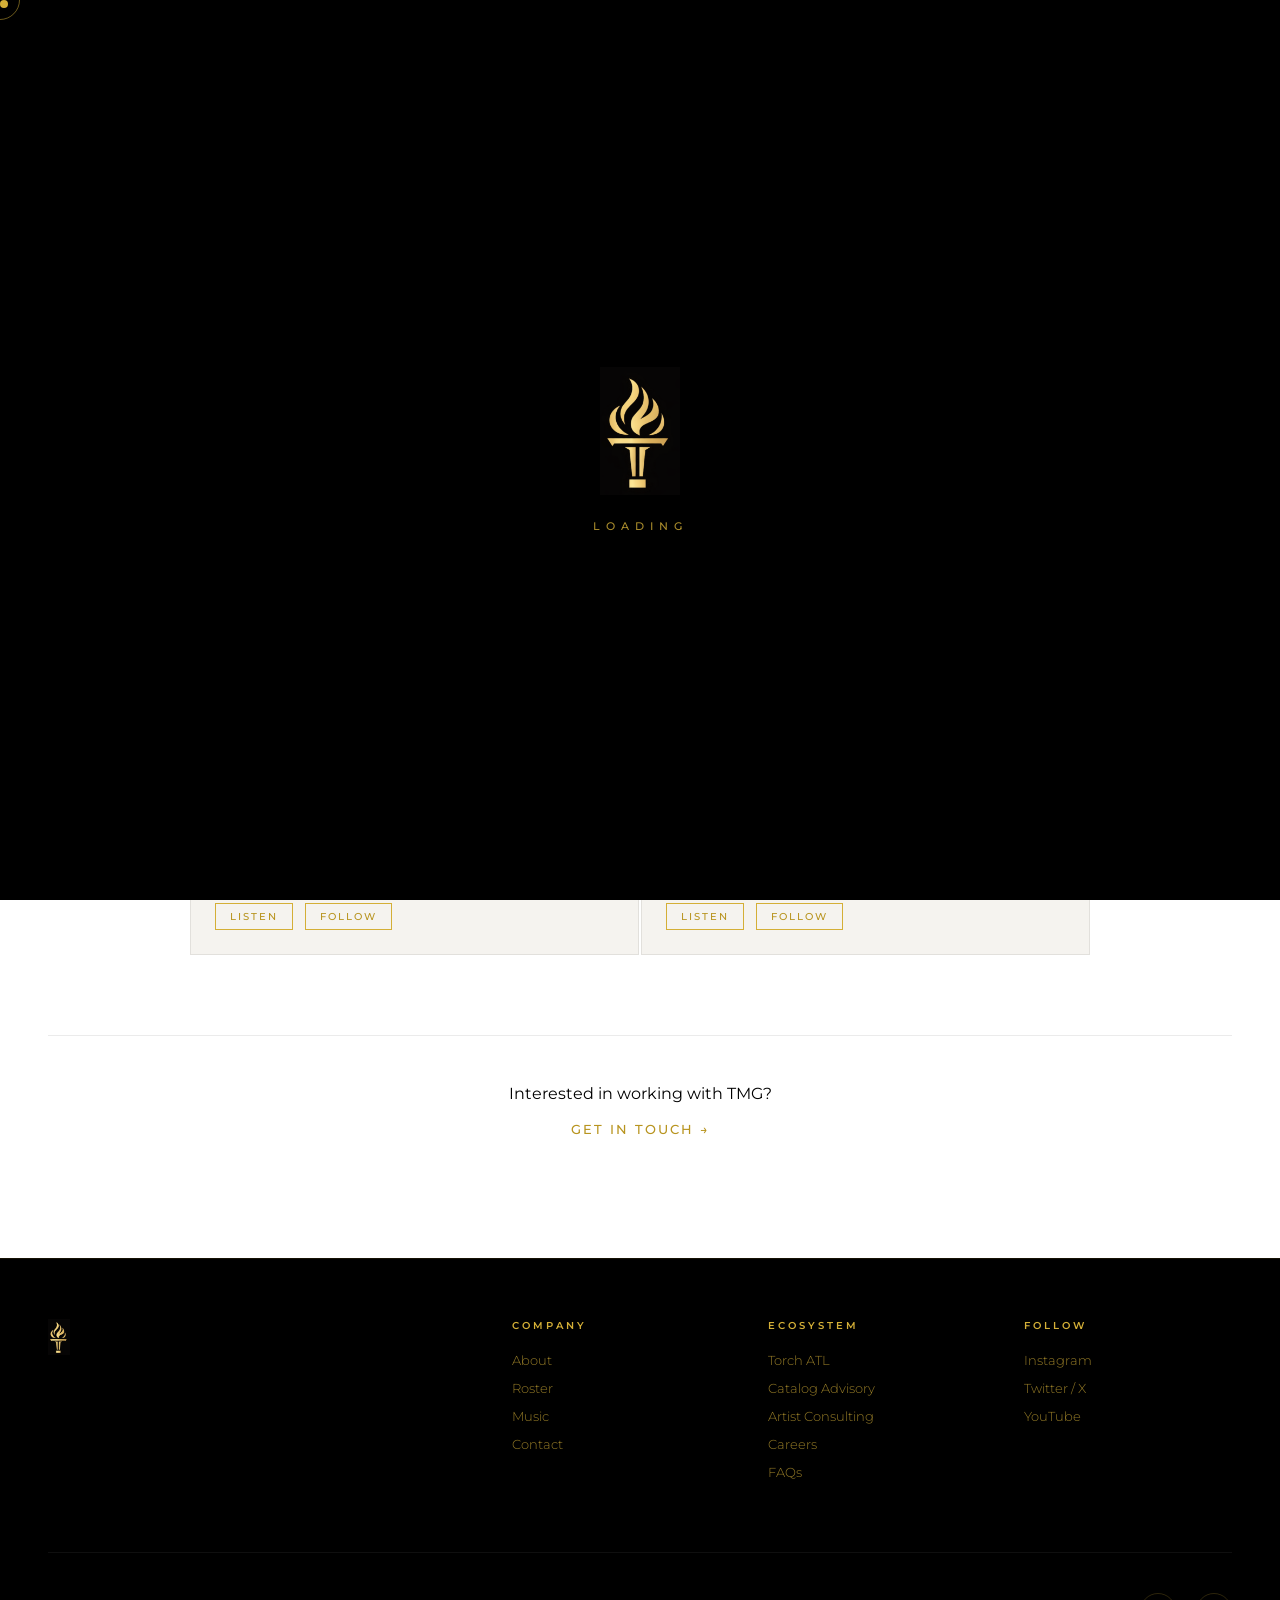
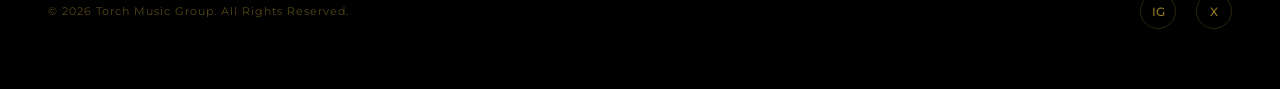
<file: roster.html>
<!DOCTYPE html>
<html lang="en">
<head>
    <meta charset="UTF-8">
    <meta name="viewport" content="width=device-width, initial-scale=1.0">
    <title>Roster — Torch Music Group</title>
    <meta name="description" content="The artists carrying the Torch — RNB.FOEMOB, DKE Author, and the developing roster of Torch Music Group.">
    <meta property="og:title" content="Roster — Torch Music Group">
    <meta property="og:description" content="The artists carrying the Torch.">
    <meta property="og:image" content="images/tmg-gold-icon.png">
    <meta property="og:type" content="website">
    <link rel="icon" type="image/svg+xml" href="data:image/svg+xml,<svg xmlns='http://www.w3.org/2000/svg' viewBox='0 0 100 100'><rect fill='%230A0A0A' width='100' height='100' rx='12'/><text x='50' y='68' font-size='50' text-anchor='middle' fill='%23D4AF37' font-family='Georgia'>T</text></svg>">
    <link rel="preconnect" href="https://fonts.googleapis.com">
    <link rel="preconnect" href="https://fonts.gstatic.com" crossorigin>
    <link href="https://fonts.googleapis.com/css2?family=Playfair+Display:ital,wght@0,400;0,500;0,600;0,700;0,800;0,900;1,400;1,500;1,600&family=Cormorant+Garamond:ital,wght@0,300;0,400;0,500;0,600;0,700;1,300;1,400&family=Montserrat:wght@200;300;400;500;600;700&display=swap" rel="stylesheet">
    <link rel="stylesheet" href="styles.css">
</head>
<body>

<div class="loader" id="loader">
    <img src="images/tmg-gold-icon.png" alt="Loading" class="loader-icon">
    <span class="loader-text">Loading</span>
</div>

<div class="cursor-dot" id="cursorDot"></div>
<div class="cursor-ring" id="cursorRing"></div>

<nav id="navbar">
    <a href="index.html">
        <img src="images/tmg-torch-mark.png" alt="Torch Music Group" class="nav-logo" id="navLogo">
    </a>
    <ul class="nav-links">
        <li><a href="about.html">About</a></li>
        <li><a href="roster.html">Roster</a></li>
        <li><a href="music.html">Music</a></li>
        <li><a href="catalog-advisory.html">Catalog Advisory</a></li>
        <li><a href="artist-services.html">Consulting</a></li>
        <li><a href="https://torchatl.com" target="_blank" rel="noopener">Torch ATL</a></li>
        <li><a href="careers.html">Careers</a></li>
        <li><a href="faqs.html">FAQs</a></li>
        <li><a href="contact.html">Contact</a></li>
    </ul>
    <div class="nav-socials">
        <a href="https://www.instagram.com/thetorchgroup/" target="_blank" rel="noopener" aria-label="Instagram">
            <svg width="16" height="16" viewBox="0 0 24 24" fill="none" stroke="currentColor" stroke-width="1.5"><rect x="2" y="2" width="20" height="20" rx="5"/><circle cx="12" cy="12" r="5"/><circle cx="17.5" cy="6.5" r="1.5" fill="currentColor" stroke="none"/></svg>
        </a>
        <a href="https://x.com/torchmusicgroup" target="_blank" rel="noopener" aria-label="X">
            <svg width="16" height="16" viewBox="0 0 24 24" fill="none" stroke="currentColor" stroke-width="1.5"><path d="M4 4l6.5 8L4 20h2l5.5-6.8L16 20h4l-6.8-8.4L20 4h-2l-5.2 6.4L8 4H4z"/></svg>
        </a>
    </div>
    <button class="nav-menu-btn" id="menuBtn" aria-label="Menu">
        <span></span><span></span><span></span>
    </button>
</nav>

<div class="mobile-menu" id="mobileMenu">
    <a href="about.html" onclick="closeMobile()">About</a>
    <a href="roster.html" onclick="closeMobile()">Roster</a>
    <a href="music.html" onclick="closeMobile()">Music</a>
    <a href="catalog-advisory.html" onclick="closeMobile()">Catalog Advisory</a>
    <a href="artist-services.html" onclick="closeMobile()">Consulting</a>
    <a href="https://torchatl.com" target="_blank" rel="noopener">Torch ATL</a>
    <a href="careers.html" onclick="closeMobile()">Careers</a>
    <a href="faqs.html" onclick="closeMobile()">FAQs</a>
    <a href="contact.html" onclick="closeMobile()">Contact</a>
</div>

<section class="section artists-section">
    <div class="section-inner">
        <h2 class="section-title reveal">The <span class="gold">Roster.</span></h2>

        <div class="artist-strip roster-grid">
            <div class="artist-strip-card reveal">
                <div class="artist-strip-img has-photo">
                    <img src="images/foemob-web.jpg" alt="RNB.FOEMOB" class="artist-photo">
                </div>
                <div class="artist-strip-info">
                    <h3>RNB.FOEMOB</h3>
                    <div class="artist-strip-links">
                        <a href="https://open.spotify.com/artist/3YrSdCCaG11xDOpXYJdGl3" target="_blank" rel="noopener" class="artist-link">Listen</a>
                        <a href="https://www.instagram.com/rnb.fo3mob/" target="_blank" rel="noopener" class="artist-link">Follow</a>
                    </div>
                </div>
            </div>
            <div class="artist-strip-card reveal reveal-delay-1">
                <div class="artist-strip-img has-photo">
                    <img src="images/dke-author-web.jpg" alt="DKE Author" class="artist-photo">
                </div>
                <div class="artist-strip-info">
                    <h3>DKE Author / PutMeOnDK</h3>
                    <div class="artist-strip-links">
                        <a href="https://open.spotify.com/artist/2tJG35evsfk9E2i6Yj01Im" target="_blank" rel="noopener" class="artist-link">Listen</a>
                        <a href="https://www.instagram.com/dke_author/" target="_blank" rel="noopener" class="artist-link">Follow</a>
                    </div>
                </div>
            </div>
        </div>

        <div class="roster-bottom reveal">
            <p class="roster-bottom-text">Interested in working with TMG?</p>
            <a href="contact.html" class="arrow-link">Get in Touch &rarr;</a>
        </div>
    </div>
</section>

<footer>
    <div class="footer-inner">
        <div class="footer-brand">
            <img src="images/tmg-gold-icon.png" alt="Torch Music Group" class="footer-logo">
        </div>
        <div class="footer-col">
            <div class="footer-col-title">Company</div>
            <a href="about.html">About</a>
            <a href="roster.html">Roster</a>
            <a href="music.html">Music</a>
            <a href="contact.html">Contact</a>
        </div>
        <div class="footer-col">
            <div class="footer-col-title">Ecosystem</div>
            <a href="https://torchatl.com" target="_blank" rel="noopener">Torch ATL</a>
            <a href="catalog-advisory.html">Catalog Advisory</a>
            <a href="artist-services.html">Artist Consulting</a>
            <a href="careers.html">Careers</a>
            <a href="faqs.html">FAQs</a>
        </div>
        <div class="footer-col">
            <div class="footer-col-title">Follow</div>
            <a href="https://www.instagram.com/thetorchgroup/" target="_blank" rel="noopener">Instagram</a>
            <a href="https://x.com/torchmusicgroup" target="_blank" rel="noopener">Twitter / X</a>
            <a href="https://www.youtube.com/@TheTorchGroup" target="_blank" rel="noopener">YouTube</a>
        </div>
    </div>
    <div class="footer-bottom">
        <div class="footer-copy">&copy; 2026 Torch Music Group. All Rights Reserved.</div>
        <div class="footer-socials">
            <a href="https://www.instagram.com/thetorchgroup/" target="_blank" rel="noopener" aria-label="Instagram">IG</a>
            <a href="https://x.com/torchmusicgroup" target="_blank" rel="noopener" aria-label="Twitter">X</a>
        </div>
    </div>
</footer>

<script src="script.js"></script>
</body>
</html>
</file>
<file: styles.css>
/* ═══════════════════════════════════════════════
   TORCH MUSIC GROUP — torchmusicgroup.com
   Brand: Black #000 / Gold #D4AF37 / White #FFF
   Typography: Playfair Display + Montserrat
   ═══════════════════════════════════════════════ */

*, *::before, *::after { margin: 0; padding: 0; box-sizing: border-box; }

:root {
    --black: #000000;
    --gold: #D4AF37;
    --gold-light: #E8C547;
    --gold-dark: #B8941F;
    --white: #FFFFFF;
    --off-white: #F5F3EF;
    --grey-dark: #111111;
    --grey-mid: #1A1A1A;
    --grey-text: #999;
    --serif: 'Playfair Display', 'Cormorant Garamond', Georgia, serif;
    --sans: 'Montserrat', 'Helvetica Neue', Helvetica, sans-serif;
}

html {
    scroll-behavior: smooth;
    scrollbar-width: thin;
    scrollbar-color: var(--gold) var(--black);
}

body {
    background: var(--black);
    color: var(--gold);
    font-family: var(--sans);
    overflow-x: hidden;
    -webkit-font-smoothing: antialiased;
}

::selection {
    background: var(--gold);
    color: var(--black);
}

a {
    color: var(--gold);
    text-decoration: none;
    transition: color 0.3s ease;
}

a:hover {
    color: var(--gold-light);
}

.gold {
    color: var(--gold);
}

/* ── Custom Cursor ── */

.cursor-dot {
    position: fixed;
    width: 8px;
    height: 8px;
    background: var(--gold);
    border-radius: 50%;
    pointer-events: none;
    z-index: 10000;
    mix-blend-mode: difference;
    transition: transform 0.15s ease;
}

.cursor-ring {
    position: fixed;
    width: 40px;
    height: 40px;
    border: 1px solid var(--gold);
    border-radius: 50%;
    pointer-events: none;
    z-index: 10000;
    transition: transform 0.3s ease, width 0.3s ease, height 0.3s ease;
    transform: translate(-50%, -50%);
    opacity: 0.5;
}

/* ── Loader ── */

.loader {
    position: fixed;
    inset: 0;
    background: var(--black);
    z-index: 9999;
    display: flex;
    align-items: center;
    justify-content: center;
    flex-direction: column;
    transition: opacity 0.8s ease, visibility 0.8s ease;
}

.loader.hidden {
    opacity: 0;
    visibility: hidden;
}

.loader-icon {
    width: 80px;
    height: auto;
    animation: loaderPulse 1.5s ease-in-out infinite;
}

.loader-text {
    margin-top: 24px;
    font-family: var(--sans);
    font-size: 11px;
    letter-spacing: 6px;
    text-transform: uppercase;
    color: var(--gold);
    font-weight: 500;
    opacity: 0.8;
    animation: loaderPulse 1.5s ease-in-out infinite;
}

@keyframes loaderPulse {
    0%, 100% { transform: scale(1); opacity: 0.7; }
    50% { transform: scale(1.08); opacity: 1; }
}

/* ── Navigation ── */

nav {
    position: fixed;
    top: 0;
    left: 0;
    right: 0;
    z-index: 1000;
    padding: 24px 48px;
    display: flex;
    align-items: center;
    justify-content: space-between;
    transition: background 0.4s ease, padding 0.3s ease, backdrop-filter 0.4s ease;
}

nav.scrolled {
    background: rgba(0, 0, 0, 0.85);
    backdrop-filter: blur(20px);
    -webkit-backdrop-filter: blur(20px);
    padding: 16px 48px;
    border-bottom: 1px solid rgba(212, 175, 55, 0.1);
}

.nav-logo {
    height: 56px;
    transition: height 0.3s ease;
}

nav.scrolled .nav-logo {
    height: 46px;
}

.nav-links {
    display: flex;
    gap: 36px;
    list-style: none;
}

.nav-links a {
    font-family: var(--sans);
    font-size: 11px;
    font-weight: 500;
    letter-spacing: 3px;
    text-transform: uppercase;
    color: var(--gold);
    text-decoration: none;
    position: relative;
    white-space: nowrap;
    transition: color 0.3s ease;
}

.nav-links a::after {
    content: '';
    position: absolute;
    bottom: -4px;
    left: 0;
    width: 0;
    height: 1px;
    background: var(--gold);
    transition: width 0.4s cubic-bezier(0.25, 0.46, 0.45, 0.94);
}

.nav-links a:hover {
    color: var(--gold-light);
}

.nav-links a:hover::after {
    width: 100%;
}

.nav-menu-btn {
    display: none;
    flex-direction: column;
    gap: 6px;
    cursor: pointer;
    background: none;
    border: none;
    padding: 8px;
}

.nav-menu-btn span {
    display: block;
    width: 28px;
    height: 1px;
    background: var(--gold);
    transition: transform 0.3s ease, opacity 0.3s ease;
}

/* Mobile Menu */

.mobile-menu {
    position: fixed;
    inset: 0;
    background: var(--black);
    z-index: 999;
    display: flex;
    flex-direction: column;
    align-items: center;
    justify-content: center;
    gap: 32px;
    opacity: 0;
    visibility: hidden;
    transition: opacity 0.5s ease, visibility 0.5s ease;
}

.mobile-menu.active {
    opacity: 1;
    visibility: visible;
}

.mobile-menu a {
    font-family: var(--serif);
    font-size: 32px;
    color: var(--gold);
    text-decoration: none;
    transition: color 0.3s ease;
}

.mobile-menu a:hover {
    color: var(--gold-light);
}

/* ── Hero ── */

.hero {
    position: relative;
    height: 100vh;
    min-height: 700px;
    display: flex;
    align-items: center;
    justify-content: center;
    overflow: hidden;
}

.hero-video {
    position: absolute;
    inset: 0;
    width: 100%;
    height: 100%;
    object-fit: cover;
    z-index: 0;
    pointer-events: none;
    background: var(--black);
}

.hero-video-overlay {
    position: absolute;
    inset: 0;
    background: rgba(10, 10, 10, 0.65);
    z-index: 1;
    pointer-events: none;
}

.hero-bg {
    position: absolute;
    inset: 0;
    z-index: 1;
    background:
        radial-gradient(ellipse at 20% 80%, rgba(212, 175, 55, 0.08) 0%, transparent 50%),
        radial-gradient(ellipse at 80% 20%, rgba(212, 175, 55, 0.06) 0%, transparent 50%);
    pointer-events: none;
}

.hero-grain {
    position: absolute;
    inset: 0;
    opacity: 0.03;
    background-image: url("data:image/svg+xml,%3Csvg viewBox='0 0 256 256' xmlns='http://www.w3.org/2000/svg'%3E%3Cfilter id='noise'%3E%3CfeTurbulence baseFrequency='0.65' numOctaves='4' stitchTiles='stitch'/%3E%3C/filter%3E%3Crect width='100%25' height='100%25' filter='url(%23noise)' opacity='1'/%3E%3C/svg%3E");
    background-size: 256px;
    pointer-events: none;
}

.hero-particles {
    position: absolute;
    inset: 0;
    overflow: hidden;
}

.particle {
    position: absolute;
    width: 2px;
    height: 2px;
    background: var(--gold);
    border-radius: 50%;
    opacity: 0;
    animation: particleFloat 8s ease-in-out infinite;
}

@keyframes particleFloat {
    0% { transform: translateY(100vh) scale(0); opacity: 0; }
    20% { opacity: 0.6; }
    80% { opacity: 0.3; }
    100% { transform: translateY(-20vh) scale(1); opacity: 0; }
}

.hero-content {
    text-align: center;
    z-index: 2;
    padding: 0 24px;
}

.hero-logo-main {
    width: clamp(200px, 22vw, 340px);
    margin-bottom: 48px;
    opacity: 1;
    filter: drop-shadow(0 0 60px rgba(212, 175, 55, 0.2)) drop-shadow(0 0 25px rgba(212, 175, 55, 0.15));
    animation: logoSpin 8s linear infinite;
    transform-style: preserve-3d;
}

@keyframes logoSpin {
    0%   { transform: perspective(800px) rotateY(0deg); }
    100% { transform: perspective(800px) rotateY(360deg); }
}

.hero-headline {
    font-family: var(--serif);
    font-size: clamp(28px, 4vw, 56px);
    font-weight: 400;
    line-height: 1.2;
    color: var(--gold);
    margin-bottom: 24px;
    opacity: 0;
    animation: heroReveal 1.2s ease 0.5s forwards;
}

.hero-subtitle {
    font-family: var(--sans);
    font-size: clamp(11px, 1vw, 14px);
    letter-spacing: 5px;
    text-transform: uppercase;
    color: var(--gold);
    font-weight: 300;
    opacity: 0;
    margin-top: 8px;
    animation: heroReveal 1.2s ease 0.8s forwards;
}

.hero-ctas {
    margin-top: 48px;
    display: flex;
    gap: 32px;
    justify-content: center;
    align-items: center;
    opacity: 0;
    animation: heroReveal 1.2s ease 1.1s forwards;
}

.hero-btn-primary {
    display: inline-flex;
    align-items: center;
    padding: 16px 40px;
    border: 1px solid var(--gold);
    background: var(--gold);
    color: var(--black);
    font-family: var(--sans);
    font-size: 11px;
    letter-spacing: 3px;
    text-transform: uppercase;
    text-decoration: none;
    font-weight: 600;
    transition: background 0.4s ease, color 0.4s ease;
}

.hero-btn-primary:hover {
    background: transparent;
    color: var(--gold);
}

.hero-btn-secondary {
    font-family: var(--sans);
    font-size: 11px;
    letter-spacing: 3px;
    text-transform: uppercase;
    color: var(--gold);
    text-decoration: none;
    font-weight: 400;
    position: relative;
    transition: color 0.3s ease;
}

.hero-btn-secondary::after {
    content: '';
    position: absolute;
    bottom: -4px;
    left: 0;
    width: 100%;
    height: 1px;
    background: var(--gold);
    opacity: 0.4;
    transition: opacity 0.3s ease;
}

.hero-btn-secondary:hover::after {
    opacity: 1;
}

@keyframes heroReveal {
    from { opacity: 0; transform: translateY(30px); }
    to { opacity: 1; transform: translateY(0); }
}

.hero-scroll {
    position: absolute;
    bottom: 40px;
    left: 50%;
    transform: translateX(-50%);
    display: flex;
    flex-direction: column;
    align-items: center;
    gap: 8px;
    opacity: 0;
    animation: heroReveal 1.2s ease 1.5s forwards;
}

.hero-scroll span {
    font-size: 9px;
    letter-spacing: 4px;
    text-transform: uppercase;
    color: var(--gold);
    opacity: 0.6;
}

.scroll-line {
    width: 1px;
    height: 40px;
    background: linear-gradient(to bottom, var(--gold), transparent);
    animation: scrollPulse 2s ease-in-out infinite;
}

@keyframes scrollPulse {
    0%, 100% { opacity: 0.3; transform: scaleY(0.6); }
    50% { opacity: 1; transform: scaleY(1); }
}

/* ── Section Shared ── */

.section {
    padding: 120px 48px;
    position: relative;
}

.section-label {
    font-family: var(--sans);
    font-size: 10px;
    letter-spacing: 6px;
    text-transform: uppercase;
    color: var(--gold);
    margin-bottom: 16px;
    font-weight: 500;
}

.section-title {
    font-family: var(--serif);
    font-size: clamp(32px, 4.5vw, 64px);
    font-weight: 400;
    line-height: 1.15;
    margin-bottom: 24px;
    color: var(--gold);
}

.section-text {
    font-family: var(--sans);
    font-size: 15px;
    line-height: 1.8;
    color: var(--gold);
    max-width: 700px;
    font-weight: 300;
    opacity: 0.8;
}

.gold-divider {
    width: 40px;
    height: 1px;
    background: var(--gold);
    margin: 40px 0;
}

.section-inner {
    max-width: 1200px;
    margin: 0 auto;
}

/* ── Reveal Animations ── */

.reveal {
    opacity: 0;
    transform: translateY(40px);
    transition: opacity 0.8s ease, transform 0.8s ease;
}

.reveal.visible {
    opacity: 1;
    transform: translateY(0);
}

.reveal-delay-1 { transition-delay: 0.15s; }
.reveal-delay-2 { transition-delay: 0.3s; }
.reveal-delay-3 { transition-delay: 0.45s; }
.reveal-delay-4 { transition-delay: 0.6s; }

/* ── Arrow Link ── */

.arrow-link {
    font-family: var(--sans);
    font-size: 13px;
    letter-spacing: 2px;
    text-transform: uppercase;
    color: var(--gold);
    text-decoration: none;
    font-weight: 500;
    transition: color 0.3s ease;
}

.arrow-link:hover {
    color: var(--gold-light);
}

/* ── Brief Intro Block ── */

.intro-block {
    background: var(--black);
    padding: 100px 48px;
    border-top: 1px solid rgba(212, 175, 55, 0.08);
}

.intro-inner {
    max-width: 800px;
    text-align: center;
}

.intro-text {
    font-family: var(--sans);
    font-size: clamp(16px, 1.5vw, 20px);
    line-height: 1.9;
    color: var(--gold);
    font-weight: 300;
    opacity: 0.85;
}

/* ── Featured Artists (Homepage) ── */

.featured-artists {
    background: var(--white);
    border-top: 1px solid rgba(0, 0, 0, 0.06);
    padding-bottom: 80px;
}

.featured-artists .section-label {
    color: var(--gold-dark);
}

.featured-artists .section-title {
    color: var(--black);
}

.featured-link {
    text-align: center;
    margin-top: 48px;
}

.featured-link .arrow-link {
    color: var(--gold-dark);
    font-size: 14px;
    letter-spacing: 3px;
}

.featured-link .arrow-link:hover {
    color: var(--gold);
}

/* ── Torch ATL Teaser (Homepage) ── */

.torch-atl-teaser {
    background: var(--grey-dark);
    padding: 0;
    overflow: hidden;
}

.torch-atl-teaser-inner {
    display: grid;
    grid-template-columns: 1fr 1fr;
    min-height: 500px;
}

.teaser-image {
    overflow: hidden;
}

.teaser-photo {
    width: 100%;
    height: 100%;
    object-fit: cover;
    filter: brightness(0.75);
    transition: filter 0.5s ease, transform 0.5s ease;
}

.teaser-image:hover .teaser-photo {
    filter: brightness(0.85);
    transform: scale(1.03);
}

.teaser-content {
    display: flex;
    flex-direction: column;
    justify-content: center;
    padding: 80px 64px;
}

.teaser-headline {
    font-family: var(--serif);
    font-size: clamp(24px, 2.5vw, 36px);
    font-weight: 400;
    color: var(--gold);
    margin-bottom: 20px;
    line-height: 1.3;
}

.teaser-text {
    font-family: var(--sans);
    font-size: 15px;
    color: var(--gold);
    line-height: 1.8;
    font-weight: 300;
    opacity: 0.8;
    margin-bottom: 32px;
}

/* ── Catalog Advisory ── */

.advisory-band {
    background: var(--grey-dark);
    padding: 100px 48px;
    text-align: center;
    border-top: 1px solid rgba(212, 175, 55, 0.08);
}

.advisory-band-inner {
    max-width: 720px;
    margin: 0 auto;
}

.advisory-page .section-title {
    margin-bottom: 16px;
}

.advisory-tagline {
    font-family: var(--serif);
    font-size: clamp(20px, 2.2vw, 30px);
    font-style: italic;
    font-weight: 400;
    line-height: 1.35;
    color: var(--gold);
}

.advisory-intro .about-copy {
    margin-bottom: 0;
}

.advisory-intro .about-copy .section-text {
    margin-bottom: 0;
}

.advisory-cta {
    margin-top: 80px;
    padding-top: 60px;
    border-top: 1px solid rgba(212, 175, 55, 0.12);
    text-align: center;
}

.advisory-cta .section-label {
    margin-bottom: 28px;
}

.advisory-cta-note {
    margin-top: 24px;
    font-family: var(--sans);
    font-size: 13px;
    font-weight: 300;
    letter-spacing: 0.04em;
    color: rgba(255, 255, 255, 0.6);
}

/* ── Closing Strip ── */

.closing-strip {
    background: var(--black);
    padding: 120px 48px;
    text-align: center;
    border-top: 1px solid rgba(212, 175, 55, 0.08);
    border-bottom: 1px solid rgba(212, 175, 55, 0.08);
}

.closing-text {
    font-family: var(--serif);
    font-size: clamp(22px, 3vw, 40px);
    font-weight: 400;
    color: var(--gold);
    line-height: 1.4;
    max-width: 700px;
    margin: 0 auto;
}

/* ── About Page ── */

.about-page {
    background: var(--black);
}

.about-copy {
    max-width: 700px;
    margin-bottom: 80px;
}

.about-copy .section-text {
    margin-bottom: 24px;
}

/* What We Do — Pillars */

.what-we-do {
    display: grid;
    grid-template-columns: repeat(3, 1fr);
    gap: 48px;
    margin-top: 40px;
    padding-top: 0;
    align-items: stretch;
}

.what-we-do.four-pillars {
    grid-template-columns: repeat(2, 1fr);
    gap: 48px 64px;
    max-width: 900px;
}

.about-section-heading {
    font-family: var(--serif);
    font-size: clamp(22px, 2.4vw, 30px);
    font-weight: 500;
    color: var(--gold);
    margin-top: 80px;
    padding-top: 60px;
    padding-bottom: 8px;
    border-top: 1px solid rgba(212, 175, 55, 0.12);
    letter-spacing: 0.02em;
}

.about-section-heading--first {
    margin-top: 0;
    padding-top: 0;
    border-top: none;
    margin-bottom: 16px;
}

/* About intro — two-column layout */

.about-intro-grid {
    display: grid;
    grid-template-columns: 200px 1fr;
    gap: 0 80px;
    align-items: start;
    padding-top: 20px;
    margin-bottom: 80px;
}

.about-intro-left {
    position: sticky;
    top: 120px;
}

.about-intro-grid .about-section-heading--first {
    font-size: 3.5rem !important;
    line-height: 1.1;
    margin-bottom: 24px;
    padding-bottom: 0;
    letter-spacing: 0.04em;
}

.about-intro-left .gold-divider {
    margin-top: 16px;
    margin-bottom: 0;
    width: 40px;
}

.about-intro-left {
    overflow: visible;
    max-width: 200px;
    min-width: 0;
}

.about-intro-grid .about-copy {
    position: relative;
    padding-left: 28px;
    border-left: 2px solid rgba(184, 149, 71, 0.65);
    max-width: 680px;
    margin-bottom: 0;
}

.about-page .about-copy .section-text,
.about-page .wwd-text {
    font-family: var(--sans);
    font-size: 1.05rem;
    line-height: 1.85;
    margin-bottom: 1.5rem;
    color: rgba(255, 255, 255, 0.75);
    letter-spacing: 0.01em;
    font-weight: 300;
    opacity: 1;
    max-width: none;
}

.about-page .wwd-text {
    margin-bottom: 0;
}

.about-page .about-block .about-copy .section-text:last-child {
    margin-bottom: 0;
}

.about-intro-grid .about-copy .section-text {
    font-size: 1.05rem;
    line-height: 1.85;
    margin-bottom: 1.5rem;
    color: rgba(255, 255, 255, 0.75);
    letter-spacing: 0.01em;
}

.about-intro-grid .about-copy .section-text:first-child {
    color: rgba(255, 255, 255, 0.85);
    font-size: 1.1rem;
}

.about-intro-grid .about-copy .section-text:nth-child(2) {
    font-weight: 500;
    color: rgba(255, 255, 255, 0.9);
}

.about-intro-grid .about-copy .section-text:last-child {
    font-size: 1.2rem;
    color: #b89547;
    font-style: italic;
    letter-spacing: 0.02em;
    margin-top: 2rem;
    margin-bottom: 0;
    border-top: 1px solid rgba(184, 149, 71, 0.25);
    padding-top: 1.5rem;
}

.about-block {
    margin-top: 0;
}

.about-block .about-copy {
    margin-top: 24px;
    margin-bottom: 0;
}

/* Founder — side-by-side photo + bio */

.founder-block .about-section-heading {
    margin-bottom: 40px;
}

.founder-layout {
    display: grid;
    grid-template-columns: minmax(0, 5fr) minmax(0, 7fr);
    gap: 56px;
    align-items: center;
    max-width: 1100px;
}

.founder-photo {
    margin: 0;
}

.founder-photo-frame {
    position: relative;
    overflow: hidden;
    border: 1px solid rgba(212, 175, 55, 0.25);
    background: #0A0A0A;
    box-shadow: 0 30px 80px -30px rgba(0, 0, 0, 0.8), 0 0 0 1px rgba(212, 175, 55, 0.08) inset;
}

.founder-photo img {
    display: block;
    width: 100%;
    height: auto;
    aspect-ratio: 1 / 1;
    object-fit: cover;
    object-position: center 28%;
    transition: transform 0.8s ease;
}

.founder-photo:hover img {
    transform: scale(1.02);
}

.founder-photo-caption {
    display: block;
    margin-top: 18px;
    font-family: var(--sans);
    font-size: 11px;
    letter-spacing: 3px;
    text-transform: uppercase;
    color: var(--gold);
}

.founder-bio {
    margin-top: 0 !important;
}

.wwd-pillar {
    padding-top: 24px;
    border-top: 2px solid var(--gold);
    display: flex;
    flex-direction: column;
    height: 100%;
}

.wwd-title {
    font-family: var(--serif);
    font-size: 20px;
    font-weight: 500;
    color: var(--gold);
    margin-bottom: 16px;
}

.wwd-text {
    font-family: var(--sans);
    font-size: 14px;
    line-height: 1.8;
    color: var(--gold);
    font-weight: 300;
    opacity: 0.75;
}

/* Founder Note */

.founder-note {
    margin-top: 100px;
    padding-top: 60px;
    border-top: 1px solid rgba(212, 175, 55, 0.12);
    text-align: center;
}

.founder-quote {
    font-family: var(--serif);
    font-size: clamp(24px, 3vw, 36px);
    font-weight: 400;
    font-style: italic;
    color: var(--gold-light);
    margin-bottom: 20px;
    line-height: 1.4;
}

.founder-cite {
    font-family: var(--sans);
    font-size: 13px;
    letter-spacing: 3px;
    text-transform: uppercase;
    color: var(--gold);
    font-weight: 500;
    font-style: normal;
}

/* ── Roster ── */

.artists-section {
    background: var(--white);
    border-top: 1px solid rgba(0, 0, 0, 0.06);
}

.artists-section .section-label {
    color: var(--gold-dark);
}

.artists-section .section-title {
    color: var(--black);
}

.artists-section .section-text {
    color: #333;
}

.artist-strip {
    display: grid;
    grid-template-columns: repeat(2, 1fr);
    gap: 2px;
    margin-top: 60px;
}

.roster-grid {
    max-width: 900px;
    margin-left: auto;
    margin-right: auto;
}

.artist-strip-card {
    background: var(--off-white);
    border: 1px solid rgba(0, 0, 0, 0.08);
    padding: 0;
    transition: all 0.4s ease;
    overflow: hidden;
}

.artist-strip-card:hover {
    border-color: rgba(212, 175, 55, 0.4);
    box-shadow: 0 8px 32px rgba(0, 0, 0, 0.1);
}

.artist-strip-img {
    aspect-ratio: 3/4;
    background: var(--black);
    display: flex;
    align-items: center;
    justify-content: center;
    overflow: hidden;
}

.artist-strip-img.has-photo {
    background: var(--grey-mid);
}

.artist-photo {
    width: 100%;
    height: 100%;
    object-fit: cover;
    filter: grayscale(30%) brightness(0.8);
    transition: filter 0.5s ease, transform 0.5s ease;
}

.artist-strip-card:hover .artist-photo {
    filter: grayscale(0%) brightness(0.9);
    transform: scale(1.04);
}

.artist-strip-info {
    padding: 24px;
}

.artist-strip-info h3 {
    font-family: var(--serif);
    font-size: 20px;
    color: var(--black);
    margin-bottom: 8px;
}

.artist-descriptor {
    font-family: var(--sans);
    font-size: 13px;
    color: #555;
    line-height: 1.6;
    font-weight: 300;
    font-style: italic;
    margin-bottom: 16px;
}

.artist-strip-links {
    display: flex;
    gap: 12px;
    flex-wrap: wrap;
}

.artist-link {
    font-family: var(--sans);
    font-size: 10px;
    letter-spacing: 2px;
    text-transform: uppercase;
    color: var(--gold-dark);
    border: 1px solid var(--gold);
    padding: 6px 14px;
    text-decoration: none;
    transition: all 0.3s ease;
    font-weight: 500;
}

.artist-link:hover {
    background: var(--gold);
    color: var(--black);
}

/* Roster Bottom */

.roster-bottom {
    text-align: center;
    margin-top: 80px;
    padding-top: 48px;
    border-top: 1px solid rgba(0, 0, 0, 0.08);
}

.roster-bottom-text {
    font-family: var(--sans);
    font-size: 16px;
    color: var(--black);
    font-weight: 400;
    margin-bottom: 16px;
}

.roster-bottom .arrow-link {
    color: var(--gold-dark);
}

/* ── Merch / Sync ── */

.sync-section {
    background: var(--off-white);
    border-top: 1px solid rgba(0, 0, 0, 0.06);
}

.sync-section .section-label {
    color: var(--gold-dark);
}

.sync-section .section-title {
    color: var(--black);
}

.sync-section .section-text {
    color: #333;
}

.sync-grid {
    display: grid;
    grid-template-columns: repeat(4, 1fr);
    gap: 32px;
    margin-top: 60px;
}

.sync-category {
    text-align: center;
    padding: 40px 24px;
    border: 1px solid rgba(0, 0, 0, 0.08);
    background: var(--white);
    transition: all 0.4s ease;
}

.sync-category:hover {
    border-color: rgba(212, 175, 55, 0.4);
    box-shadow: 0 8px 32px rgba(0, 0, 0, 0.08);
}

.sync-icon {
    margin-bottom: 20px;
}

.sync-category h3 {
    font-family: var(--serif);
    font-size: 18px;
    color: var(--black);
    margin-bottom: 8px;
}

.sync-category p {
    font-family: var(--sans);
    font-size: 13px;
    color: #444;
    line-height: 1.6;
    font-weight: 300;
}

.sync-cta {
    text-align: center;
    margin-top: 60px;
    padding-top: 40px;
    border-top: 1px solid rgba(212, 175, 55, 0.1);
}

.sync-cta p {
    font-family: var(--sans);
    font-size: 15px;
    color: #333;
    margin-bottom: 24px;
}

/* ── Music ── */

.music {
    background: var(--black);
}

.music-grid {
    display: grid;
    grid-template-columns: repeat(auto-fill, minmax(240px, 1fr));
    gap: 32px;
    margin-top: 60px;
}

.music-card {
    cursor: pointer;
    transition: transform 0.4s ease;
}

.music-card:hover {
    transform: translateY(-8px);
}

.music-cover {
    aspect-ratio: 1;
    background: var(--grey-mid);
    border: 1px solid rgba(212, 175, 55, 0.08);
    position: relative;
    overflow: hidden;
    margin-bottom: 16px;
}

.music-cover-placeholder {
    width: 100%;
    height: 100%;
    display: flex;
    align-items: center;
    justify-content: center;
    background: linear-gradient(135deg, var(--grey-mid) 0%, var(--black) 100%);
}

.music-cover-placeholder svg {
    width: 48px;
    opacity: 0.15;
}

.music-play {
    position: absolute;
    bottom: 16px;
    right: 16px;
    width: 48px;
    height: 48px;
    background: var(--gold);
    border-radius: 50%;
    display: flex;
    align-items: center;
    justify-content: center;
    opacity: 0;
    transform: translateY(8px);
    transition: opacity 0.3s ease, transform 0.3s ease;
}

.music-card:hover .music-play {
    opacity: 1;
    transform: translateY(0);
}

.music-play svg {
    width: 16px;
    fill: var(--black);
    margin-left: 2px;
}

.music-title {
    font-family: var(--serif);
    font-size: 17px;
    color: var(--gold);
    margin-bottom: 4px;
}

.music-artist {
    font-family: var(--sans);
    font-size: 12px;
    color: var(--gold);
    letter-spacing: 1px;
    opacity: 0.7;
}

a.music-card {
    text-decoration: none;
    color: inherit;
    display: block;
}

.music-cover-img {
    width: 100%;
    height: 100%;
    object-fit: cover;
    display: block;
}

.releases-subhead {
    font-family: var(--sans);
    font-size: 11px;
    letter-spacing: 3px;
    text-transform: uppercase;
    color: var(--gold);
    opacity: 0.7;
    margin-top: 60px;
    margin-bottom: 0;
    font-weight: 400;
}

.releases-subhead + .music-grid {
    margin-top: 24px;
}

.releases-empty {
    font-family: var(--sans);
    font-size: 13px;
    color: var(--gold);
    opacity: 0.5;
    letter-spacing: 1px;
    padding: 40px 0;
}

/* ── Music Embeds ── */

.music-embeds {
    margin-top: 80px;
    text-align: center;
}

.embed-heading {
    font-family: var(--serif);
    font-size: 28px;
    color: var(--gold);
    margin-bottom: 8px;
}

.embed-sub {
    font-family: var(--sans);
    font-size: 14px;
    color: var(--gold);
    opacity: 0.7;
    margin-bottom: 40px;
    font-weight: 300;
}

.embed-placeholder {
    display: grid;
    grid-template-columns: 1fr 1fr;
    gap: 32px;
}

.embed-box {
    aspect-ratio: 16/9;
    background: var(--grey-mid);
    border: 1px solid rgba(212, 175, 55, 0.08);
    display: flex;
    flex-direction: column;
    align-items: center;
    justify-content: center;
    gap: 12px;
    transition: border-color 0.3s ease;
}

.embed-box:hover {
    border-color: rgba(212, 175, 55, 0.2);
}

.embed-box span {
    font-family: var(--sans);
    font-size: 13px;
    color: var(--gold);
    font-weight: 500;
    letter-spacing: 2px;
    text-transform: uppercase;
}

.embed-note {
    font-size: 11px !important;
    opacity: 0.5;
    letter-spacing: 0 !important;
    text-transform: none !important;
}

/* ── Careers ── */

.careers-section {
    background: var(--white);
    border-top: 1px solid rgba(0, 0, 0, 0.06);
}

.careers-section .section-label {
    color: var(--gold-dark);
}

.careers-section .section-title {
    color: var(--black);
}

.careers-section .section-text {
    color: #333;
}

.careers-grid {
    display: grid;
    grid-template-columns: repeat(3, 1fr);
    gap: 2px;
    margin-top: 60px;
}

.career-card {
    background: var(--off-white);
    border: 1px solid rgba(0, 0, 0, 0.08);
    padding: 40px;
    transition: all 0.4s ease;
    position: relative;
}

.career-card::before {
    content: '';
    position: absolute;
    top: 0;
    left: 0;
    width: 0;
    height: 2px;
    background: var(--gold);
    transition: width 0.4s ease;
}

.career-card:hover::before {
    width: 100%;
}

.career-card:hover {
    border-color: rgba(212, 175, 55, 0.4);
    box-shadow: 0 8px 32px rgba(0, 0, 0, 0.1);
}

.career-card h3 {
    font-family: var(--serif);
    font-size: 22px;
    color: var(--black);
    margin-bottom: 8px;
}

.career-type {
    font-family: var(--sans);
    font-size: 10px;
    letter-spacing: 2px;
    text-transform: uppercase;
    color: var(--gold-dark);
    font-weight: 500;
    display: block;
    margin-bottom: 16px;
}

.career-card p {
    font-family: var(--sans);
    font-size: 14px;
    color: #444;
    line-height: 1.7;
    font-weight: 300;
    margin-bottom: 24px;
}

.career-apply {
    font-family: var(--sans);
    font-size: 10px;
    letter-spacing: 3px;
    text-transform: uppercase;
    color: var(--gold-dark);
    border: 1px solid var(--gold);
    padding: 10px 24px;
    text-decoration: none;
    font-weight: 500;
    transition: all 0.3s ease;
    display: inline-block;
}

.career-apply:hover {
    background: var(--gold);
    color: var(--black);
}

.careers-note {
    font-family: var(--sans);
    font-size: 14px;
    color: #555;
    text-align: center;
    margin-top: 40px;
    font-weight: 300;
}

.careers-note a {
    color: var(--gold-dark);
    text-decoration: underline;
}

/* ── FAQs ── */

.faqs-section {
    background: var(--off-white);
    border-top: 1px solid rgba(0, 0, 0, 0.06);
}

.faqs-section .section-label {
    color: var(--gold-dark);
}

.faqs-section .section-title {
    color: var(--black);
}

.faq-list {
    max-width: 800px;
    margin: 60px auto 0;
}

.faq-category {
    margin-bottom: 48px;
}

.faq-category-title {
    font-family: var(--sans);
    font-size: 10px;
    letter-spacing: 4px;
    text-transform: uppercase;
    color: var(--gold-dark);
    font-weight: 600;
    margin-bottom: 16px;
    padding-bottom: 12px;
    border-bottom: 1px solid rgba(0, 0, 0, 0.1);
}

.faq-item {
    border-bottom: 1px solid rgba(0, 0, 0, 0.08);
}

.faq-question {
    width: 100%;
    background: none;
    border: none;
    padding: 20px 0;
    font-family: var(--serif);
    font-size: 17px;
    color: var(--black);
    text-align: left;
    cursor: pointer;
    display: flex;
    justify-content: space-between;
    align-items: center;
    transition: opacity 0.3s ease;
}

.faq-question:hover {
    opacity: 0.8;
}

.faq-toggle {
    font-family: var(--sans);
    font-size: 20px;
    font-weight: 300;
    color: var(--gold-dark);
    transition: transform 0.3s ease;
    flex-shrink: 0;
    margin-left: 16px;
}

.faq-answer {
    max-height: 0;
    overflow: hidden;
    transition: max-height 0.4s ease, padding 0.4s ease;
}

.faq-answer.open {
    max-height: 300px;
    padding-bottom: 20px;
}

.faq-answer p {
    font-family: var(--sans);
    font-size: 14px;
    color: #444;
    line-height: 1.8;
    font-weight: 300;
}

.faq-answer a {
    color: var(--gold-dark);
    text-decoration: underline;
}

/* ── Subscribe / Newsletter ── */

.subscribe-section {
    background: var(--off-white);
    border-top: 1px solid rgba(0, 0, 0, 0.06);
    border-bottom: 1px solid rgba(0, 0, 0, 0.06);
    text-align: center;
}

.subscribe-section .section-title {
    color: var(--black);
}

.subscribe-section .section-text {
    color: #333;
}

.subscribe-inner {
    max-width: 600px;
    margin: 0 auto;
}

.subscribe-form {
    display: flex;
    gap: 0;
    max-width: 500px;
    margin: 0 auto;
}

.subscribe-form input {
    flex: 1;
    padding: 16px 20px;
    background: var(--white);
    border: 1px solid rgba(0, 0, 0, 0.15);
    border-right: none;
    color: var(--black);
    font-family: var(--sans);
    font-size: 14px;
    outline: none;
    font-weight: 300;
}

.subscribe-form input::placeholder {
    color: #999;
}

.subscribe-form input:focus {
    border-color: var(--gold);
}

.subscribe-form button {
    padding: 16px 28px;
    background: var(--gold);
    color: var(--black);
    border: 1px solid var(--gold);
    font-family: var(--sans);
    font-size: 10px;
    letter-spacing: 2px;
    text-transform: uppercase;
    font-weight: 600;
    cursor: pointer;
    transition: all 0.3s ease;
    white-space: nowrap;
}

.subscribe-form button:hover {
    background: var(--gold-light);
}

/* ── Torch ATL Page ── */

.torch-atl-page {
    background: var(--black);
}

.torch-atl-hero {
    margin-top: 48px;
    margin-bottom: 60px;
    overflow: hidden;
    aspect-ratio: 21/9;
}

.torch-atl-hero-img {
    width: 100%;
    height: 100%;
    object-fit: cover;
    filter: brightness(0.8);
    transition: filter 0.5s ease;
}

.torch-atl-hero:hover .torch-atl-hero-img {
    filter: brightness(0.9);
}

.torch-atl-copy {
    max-width: 700px;
    margin-bottom: 80px;
}

.torch-atl-copy .section-text {
    margin-bottom: 24px;
}

/* Amenities */

.torch-atl-amenities {
    margin-bottom: 80px;
    padding-top: 60px;
    border-top: 1px solid rgba(212, 175, 55, 0.12);
}

.amenities-heading {
    font-family: var(--sans);
    font-size: 10px;
    letter-spacing: 6px;
    text-transform: uppercase;
    color: var(--gold);
    font-weight: 600;
    margin-bottom: 32px;
}

.amenities-list {
    list-style: none;
    display: grid;
    grid-template-columns: 1fr 1fr;
    gap: 20px;
    max-width: 600px;
}

.amenities-list li {
    font-family: var(--sans);
    font-size: 15px;
    color: var(--gold);
    font-weight: 300;
    opacity: 0.8;
    padding-left: 20px;
    position: relative;
}

.amenities-list li::before {
    content: '';
    position: absolute;
    left: 0;
    top: 10px;
    width: 6px;
    height: 1px;
    background: var(--gold);
}

/* Positioning Strip */

.positioning-strip {
    text-align: center;
    padding: 60px 0;
    margin-bottom: 48px;
    border-top: 1px solid rgba(212, 175, 55, 0.08);
    border-bottom: 1px solid rgba(212, 175, 55, 0.08);
}

.positioning-text {
    font-family: var(--serif);
    font-size: clamp(22px, 2.5vw, 32px);
    font-weight: 400;
    color: var(--gold);
}

/* Torch ATL CTA */

.torch-atl-cta {
    text-align: center;
}

/* ── Contact ── */

.contact {
    background: var(--black);
    text-align: center;
    padding: 160px 48px;
    position: relative;
}

.contact::before {
    content: '';
    position: absolute;
    inset: 0;
    background: radial-gradient(ellipse at center, rgba(212, 175, 55, 0.04), transparent 70%);
}

.contact-inner {
    position: relative;
    z-index: 2;
}

.contact-title {
    font-family: var(--serif);
    font-size: clamp(36px, 5vw, 72px);
    font-weight: 400;
    line-height: 1.15;
    max-width: 800px;
    margin: 0 auto 60px;
    color: var(--gold);
}

.contact-categories {
    display: flex;
    justify-content: center;
    gap: 80px;
    margin-bottom: 60px;
    flex-wrap: wrap;
}

.contact-category {
    display: flex;
    flex-direction: column;
    gap: 8px;
}

.contact-email-label {
    font-family: var(--sans);
    font-size: 9px;
    letter-spacing: 3px;
    text-transform: uppercase;
    color: var(--gold);
    font-weight: 600;
}

.contact-category a {
    font-family: var(--sans);
    font-size: 16px;
    color: var(--gold);
    font-weight: 300;
}

.contact-category a:hover {
    color: var(--gold-light);
}

.contact-socials {
    display: flex;
    justify-content: center;
    gap: 24px;
}

.social-icon {
    width: 48px;
    height: 48px;
    border: 1px solid rgba(212, 175, 55, 0.3);
    border-radius: 50%;
    display: flex;
    align-items: center;
    justify-content: center;
    color: var(--gold);
    transition: border-color 0.3s ease, background 0.3s ease, color 0.3s ease;
}

.social-icon:hover {
    border-color: var(--gold);
    background: var(--gold);
    color: var(--black);
}

.contact-btn {
    display: inline-flex;
    align-items: center;
    gap: 12px;
    padding: 18px 48px;
    border: 1px solid var(--gold);
    background: transparent;
    color: var(--gold);
    font-family: var(--sans);
    font-size: 11px;
    letter-spacing: 4px;
    text-transform: uppercase;
    text-decoration: none;
    font-weight: 500;
    transition: background 0.4s ease, color 0.4s ease;
    cursor: pointer;
}

.contact-btn:hover {
    background: var(--gold);
    color: var(--black);
}

/* ── Footer ── */

footer {
    background: var(--black);
    border-top: 1px solid rgba(212, 175, 55, 0.1);
    padding: 60px 48px;
}

.footer-inner {
    display: grid;
    grid-template-columns: 2fr 1fr 1fr 1fr;
    gap: 48px;
    margin-bottom: 60px;
    max-width: 1200px;
    margin-left: auto;
    margin-right: auto;
}

.footer-brand {
    max-width: 300px;
}

.footer-logo {
    height: 36px;
}

.footer-col-title {
    font-family: var(--sans);
    font-size: 10px;
    letter-spacing: 3px;
    text-transform: uppercase;
    color: var(--gold);
    font-weight: 600;
    margin-bottom: 20px;
}

.footer-col a {
    display: block;
    font-family: var(--sans);
    font-size: 13px;
    color: var(--gold);
    text-decoration: none;
    margin-bottom: 12px;
    transition: color 0.3s ease;
    font-weight: 300;
    opacity: 0.7;
}

.footer-col a:hover {
    color: var(--gold-light);
    opacity: 1;
}

.footer-bottom {
    display: flex;
    justify-content: space-between;
    align-items: center;
    padding-top: 40px;
    border-top: 1px solid rgba(255, 255, 255, 0.06);
    max-width: 1200px;
    margin: 0 auto;
}

.footer-copy {
    font-family: var(--sans);
    font-size: 11px;
    color: var(--gold);
    letter-spacing: 1px;
    opacity: 0.4;
}

.footer-socials {
    display: flex;
    gap: 20px;
}

.footer-socials a {
    width: 36px;
    height: 36px;
    border: 1px solid rgba(212, 175, 55, 0.3);
    border-radius: 50%;
    display: flex;
    align-items: center;
    justify-content: center;
    color: var(--gold);
    text-decoration: none;
    font-size: 12px;
    transition: border-color 0.3s ease, color 0.3s ease;
    font-family: var(--sans);
    font-weight: 500;
    opacity: 0.7;
}

.footer-socials a:hover {
    border-color: var(--gold-light);
    color: var(--gold-light);
    opacity: 1;
}

/* ── Nav Socials ── */

.nav-socials {
    display: flex;
    gap: 16px;
    align-items: center;
    margin-left: 24px;
}

.nav-socials a {
    color: var(--gold);
    opacity: 0.6;
    transition: opacity 0.3s ease;
}

.nav-socials a:hover {
    opacity: 1;
}

/* ── Responsive ── */

@media (max-width: 1024px) {
    .section { padding: 80px 32px; }
    .what-we-do { grid-template-columns: 1fr; gap: 40px; }
    .what-we-do.four-pillars { grid-template-columns: repeat(2, 1fr); gap: 40px 32px; }
    .founder-layout { grid-template-columns: 1fr; gap: 40px; max-width: 560px; }
    .founder-photo img { aspect-ratio: 4 / 5; object-position: center 25%; }
    .about-intro-grid { grid-template-columns: 1fr; gap: 24px; padding-top: 0; margin-bottom: 60px; }
    .about-intro-left { position: static; top: auto; }
    .about-intro-grid .about-section-heading--first { font-size: 2.5rem !important; }
    .torch-atl-teaser-inner { grid-template-columns: 1fr; }
    .teaser-image { aspect-ratio: 16/9; }
    .teaser-content { padding: 60px 32px; }
    .footer-inner { grid-template-columns: 1fr 1fr; }
    .nav-socials { display: none; }
    .amenities-list { grid-template-columns: 1fr; }
    .artist-strip { grid-template-columns: repeat(2, 1fr); }
    .sync-grid { grid-template-columns: repeat(2, 1fr); }
    .careers-grid { grid-template-columns: 1fr; }
    .embed-placeholder { grid-template-columns: 1fr; }
    .section.advisory-page { padding-top: 128px; }
}

@media (max-width: 1180px) {
    .nav-links { gap: 22px; }
    .nav-links a { letter-spacing: 2px; }
}

@media (max-width: 920px) {
    .nav-links { display: none; }
    .nav-menu-btn { display: flex; }
}

@media (max-width: 768px) {
    nav { padding: 16px 24px; }
    .nav-links { display: none; }
    .nav-menu-btn { display: flex; }
    .section { padding: 64px 24px; }
    .artist-strip { grid-template-columns: 1fr; }
    .sync-grid { grid-template-columns: 1fr; }
    .music-grid { grid-template-columns: 1fr 1fr; }
    .footer-inner { grid-template-columns: 1fr; }
    .footer-bottom { flex-direction: column; gap: 20px; text-align: center; }
    .cursor-dot, .cursor-ring { display: none; }
    .contact { padding: 100px 24px; }
    .advisory-band { padding: 64px 24px; }
    .section.advisory-page { padding-top: 112px; }
    .contact-categories { flex-direction: column; gap: 32px; }
    .intro-block { padding: 64px 24px; }
    .closing-strip { padding: 80px 24px; }
    .hero-ctas { flex-direction: column; gap: 16px; }
    .torch-atl-hero { aspect-ratio: 16/9; }
    .subscribe-form { flex-direction: column; }
    .subscribe-form input { border-right: 1px solid rgba(0, 0, 0, 0.15); }
    .what-we-do.four-pillars { grid-template-columns: 1fr; gap: 32px; }
}

@media (max-width: 480px) {
    .hero-headline { font-size: 28px; }
    .hero-logo-main { width: 180px; }
    .mobile-menu { gap: 26px; }
    .mobile-menu a { font-size: 28px; }
    .music-grid { grid-template-columns: 1fr; }
}

/* ── Artist Strategy Consultation ── */

.consult-page .advisory-intro .section-label {
    margin-bottom: 20px;
}

.consult-page .what-we-do {
    max-width: 1000px;
}

.consult-page .about-copy .section-text {
    margin-bottom: 24px;
}

.consult-page .about-copy .section-text:last-child {
    margin-bottom: 0;
}

.consult-steps {
    list-style: none;
    margin-top: 40px;
    max-width: 760px;
    display: flex;
    flex-direction: column;
    gap: 40px;
}

.consult-step {
    display: grid;
    grid-template-columns: 64px 1fr;
    gap: 24px;
    align-items: start;
    padding-top: 24px;
    border-top: 1px solid rgba(212, 175, 55, 0.2);
}

.consult-step-num {
    font-family: var(--serif);
    font-size: 28px;
    font-weight: 400;
    color: var(--gold);
    opacity: 0.6;
    line-height: 1;
    padding-top: 4px;
}

.consult-pricing {
    margin-top: 100px;
    padding: 72px 32px;
    border: 1px solid rgba(212, 175, 55, 0.3);
    text-align: center;
    max-width: 760px;
    margin-left: auto;
    margin-right: auto;
}

.consult-pricing .section-label {
    margin-bottom: 20px;
}

.consult-price {
    font-family: var(--serif);
    font-size: clamp(56px, 7vw, 88px);
    font-weight: 400;
    line-height: 1;
    color: var(--gold);
    margin-bottom: 20px;
}

.consult-price-note {
    font-family: var(--sans);
    font-size: 12px;
    letter-spacing: 0.08em;
    text-transform: uppercase;
    font-weight: 400;
    color: rgba(212, 175, 55, 0.7);
    margin-bottom: 36px;
    line-height: 1.8;
}

.consult-faq {
    max-width: 760px;
    margin-top: 32px;
}

.consult-faq .faq-item {
    border-bottom: 1px solid rgba(212, 175, 55, 0.15);
}

.consult-faq .faq-question {
    color: var(--gold);
}

.consult-faq .faq-toggle {
    color: var(--gold);
}

.consult-faq .faq-answer p {
    color: var(--gold);
    opacity: 0.75;
}

.consult-faq .faq-answer a {
    color: var(--gold);
}

@media (max-width: 768px) {
    .consult-step { grid-template-columns: 44px 1fr; gap: 16px; }
    .consult-step-num { font-size: 22px; }
    .consult-pricing { padding: 48px 20px; margin-top: 72px; }
    .consult-steps { gap: 28px; }
}

.consult-calendar {
    margin: 32px auto 24px;
    max-width: 100%;
    background: var(--off-white);
    border: 1px solid rgba(212, 175, 55, 0.4);
    overflow: hidden;
}

@media (max-width: 768px) {
    .consult-calendar { height: 900px !important; }
}

.consult-hero-btn {
    margin-top: 32px;
}

.consult-page .advisory-intro + .consult-pricing {
    margin-top: 72px;
}

/* ── Consultation confirmation page ── */

.confirm-form-wrap {
    margin-top: 64px;
    text-align: left;
}

.confirm-form-wrap .section-label {
    text-align: center;
}

.confirm-form {
    max-width: 600px;
    margin: 0 auto;
}

.confirm-row {
    margin-bottom: 24px;
}

.confirm-row label {
    display: block;
    font-family: var(--sans);
    font-size: 11px;
    letter-spacing: 2px;
    text-transform: uppercase;
    color: var(--gold);
    opacity: 0.8;
    margin-bottom: 10px;
}

.confirm-row input,
.confirm-row textarea {
    width: 100%;
    background: var(--grey-dark);
    border: 1px solid rgba(212, 175, 55, 0.3);
    color: var(--white);
    font-family: var(--sans);
    font-size: 14px;
    font-weight: 300;
    padding: 14px 16px;
    outline: none;
    transition: border-color 0.3s ease;
    resize: vertical;
}

.confirm-row input:focus,
.confirm-row textarea:focus {
    border-color: var(--gold);
}

.confirm-row input::placeholder,
.confirm-row textarea::placeholder {
    color: rgba(255, 255, 255, 0.3);
}

.confirm-form .contact-btn {
    display: flex;
    justify-content: center;
    width: 100%;
    margin-top: 8px;
}

.confirm-note {
    text-align: center;
}

.confirm-resched {
    margin-top: 40px;
}

.consult-page .wwd-text a,
.confirm-page .advisory-cta-note a {
    color: var(--gold);
}

.consult-founder .founder-layout {
    margin-top: 40px;
}

.consult-founder .founder-bio .section-text {
    margin-bottom: 20px;
}

.consult-founder .founder-bio .section-text:last-child {
    margin-bottom: 0;
}

/* ── Artist Services: two tiers ── */

.consult-hero-btns {
    display: flex;
    align-items: center;
    gap: 32px;
    flex-wrap: wrap;
    margin-top: 32px;
}

.consult-hero-btns .consult-hero-btn {
    margin-top: 0;
}

.tier-grid {
    display: grid;
    grid-template-columns: repeat(2, 1fr);
    gap: 24px;
    margin-top: 64px;
    max-width: 1000px;
}

.tier-card {
    display: flex;
    flex-direction: column;
    padding: 36px 32px;
    border: 1px solid rgba(212, 175, 55, 0.25);
    background: var(--grey-dark);
    text-decoration: none;
    transition: border-color 0.3s ease, background 0.3s ease;
}

.tier-card:hover {
    border-color: var(--gold);
    background: var(--grey-mid);
}

.tier-card .section-label {
    margin-bottom: 12px;
}

.tier-price {
    font-family: var(--serif);
    font-size: 40px;
    line-height: 1;
    color: var(--gold);
    margin-bottom: 16px;
}

.tier-text {
    font-family: var(--sans);
    font-size: 14px;
    line-height: 1.75;
    font-weight: 300;
    color: var(--gold);
    opacity: 0.8;
    margin-bottom: 20px;
    flex: 1;
}

.tier-link {
    font-family: var(--sans);
    font-size: 11px;
    letter-spacing: 3px;
    text-transform: uppercase;
    color: var(--gold);
    font-weight: 500;
}

.buildout-block {
    max-width: 1000px;
    margin-top: 100px;
}

.buildout-intro {
    font-family: var(--sans);
    font-size: 15px;
    line-height: 1.8;
    font-weight: 300;
    color: var(--gold);
    opacity: 0.85;
    max-width: 720px;
    margin: 0 auto 48px;
}

.buildout-block .buildout-pillars {
    text-align: left;
    margin: 0 auto 48px;
    max-width: 860px;
}

.buildout-block .advisory-cta-note a,
.consult-pricing .advisory-cta-note a {
    color: var(--gold);
}

@media (max-width: 768px) {
    .tier-grid { grid-template-columns: 1fr; margin-top: 48px; }
    .buildout-block { margin-top: 72px; }
    .consult-hero-btns { gap: 20px; }
}

.buildout-options {
    display: grid;
    grid-template-columns: repeat(2, 1fr);
    gap: 20px;
    max-width: 760px;
    margin: 0 auto 28px;
    text-align: left;
}

.buildout-option {
    display: flex;
    flex-direction: column;
    gap: 10px;
    padding: 28px 28px 24px;
    border: 1px solid rgba(212, 175, 55, 0.3);
    background: var(--black);
    text-decoration: none;
    transition: border-color 0.3s ease, background 0.3s ease;
}

.buildout-option:hover {
    border-color: var(--gold);
    background: var(--grey-dark);
}

.buildout-option-label {
    font-family: var(--sans);
    font-size: 10px;
    letter-spacing: 4px;
    text-transform: uppercase;
    color: var(--gold);
    font-weight: 500;
}

.buildout-option-price {
    font-family: var(--serif);
    font-size: 34px;
    line-height: 1;
    color: var(--gold);
}

.buildout-option-text {
    font-family: var(--sans);
    font-size: 13px;
    line-height: 1.7;
    font-weight: 300;
    color: var(--gold);
    opacity: 0.75;
    flex: 1;
}

.buildout-option .tier-link {
    margin-top: 6px;
}

@media (max-width: 768px) {
    .buildout-options { grid-template-columns: 1fr; }
}
</file>
